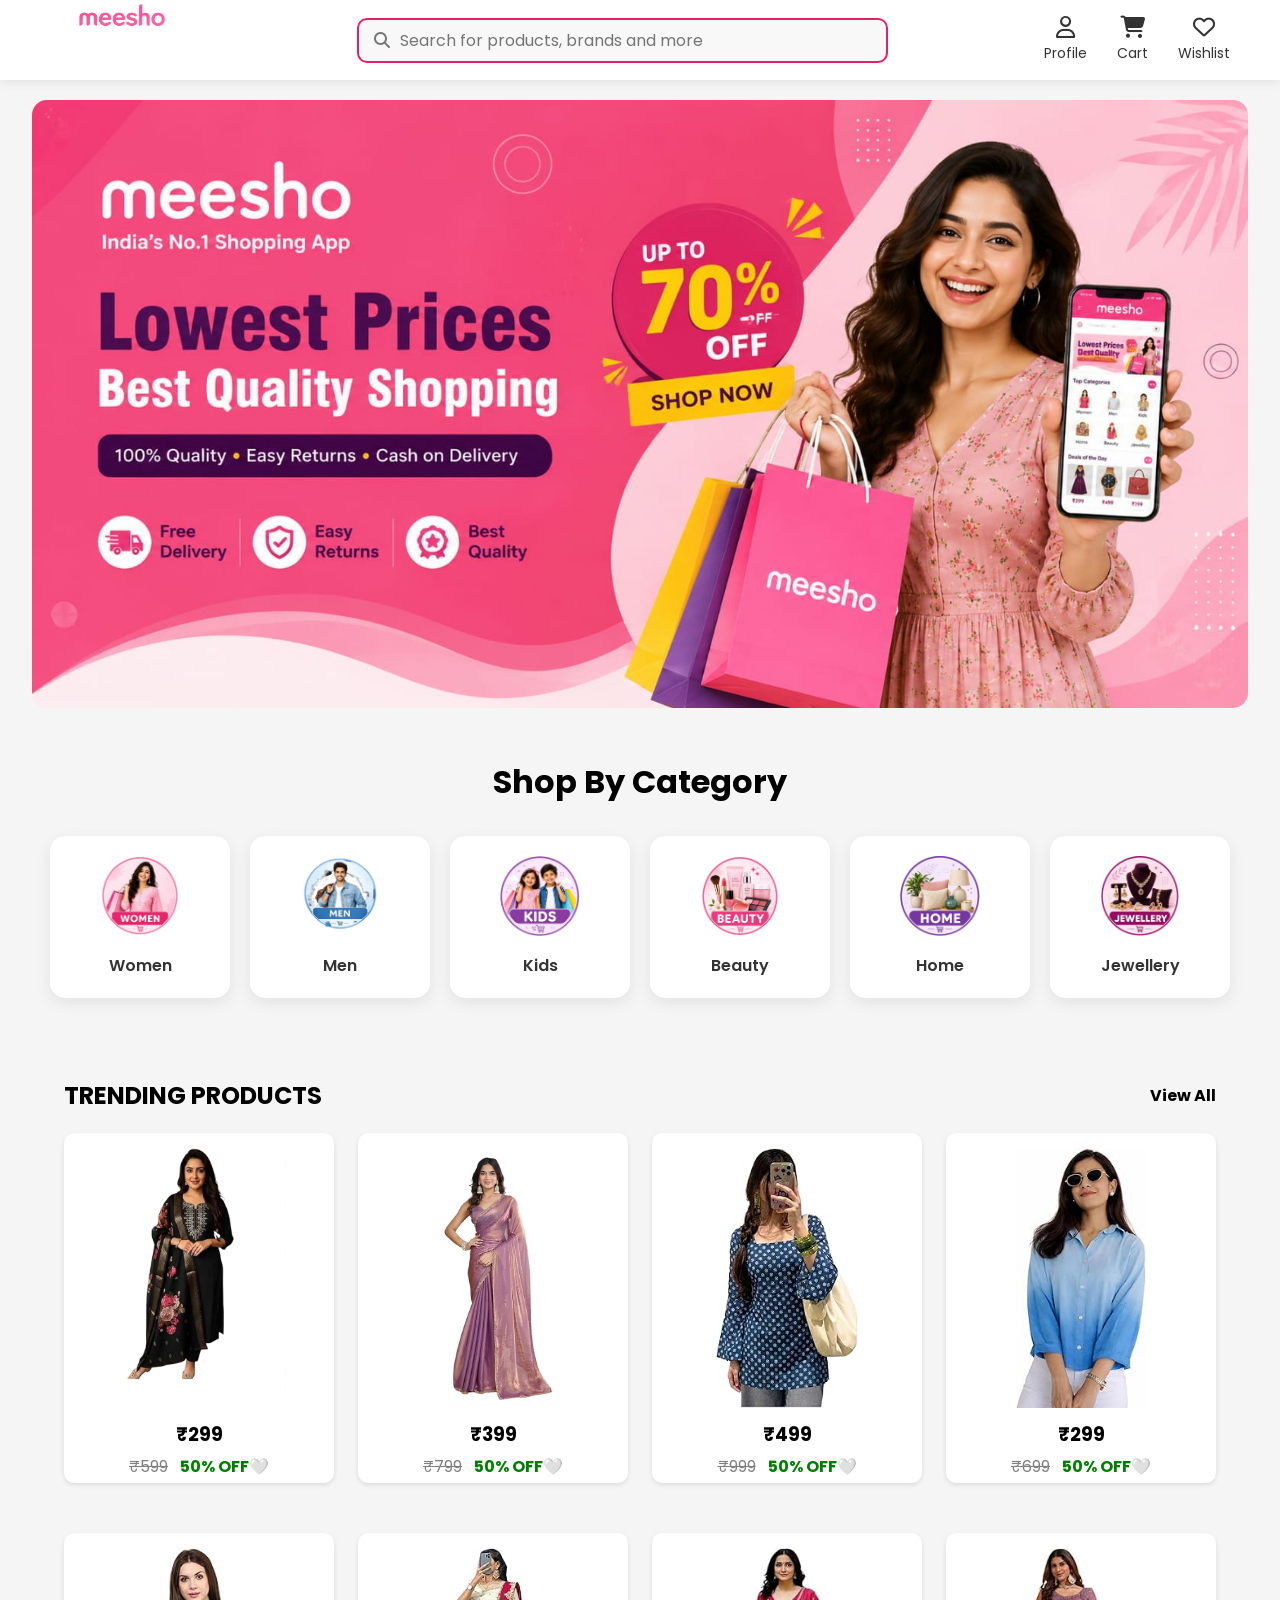
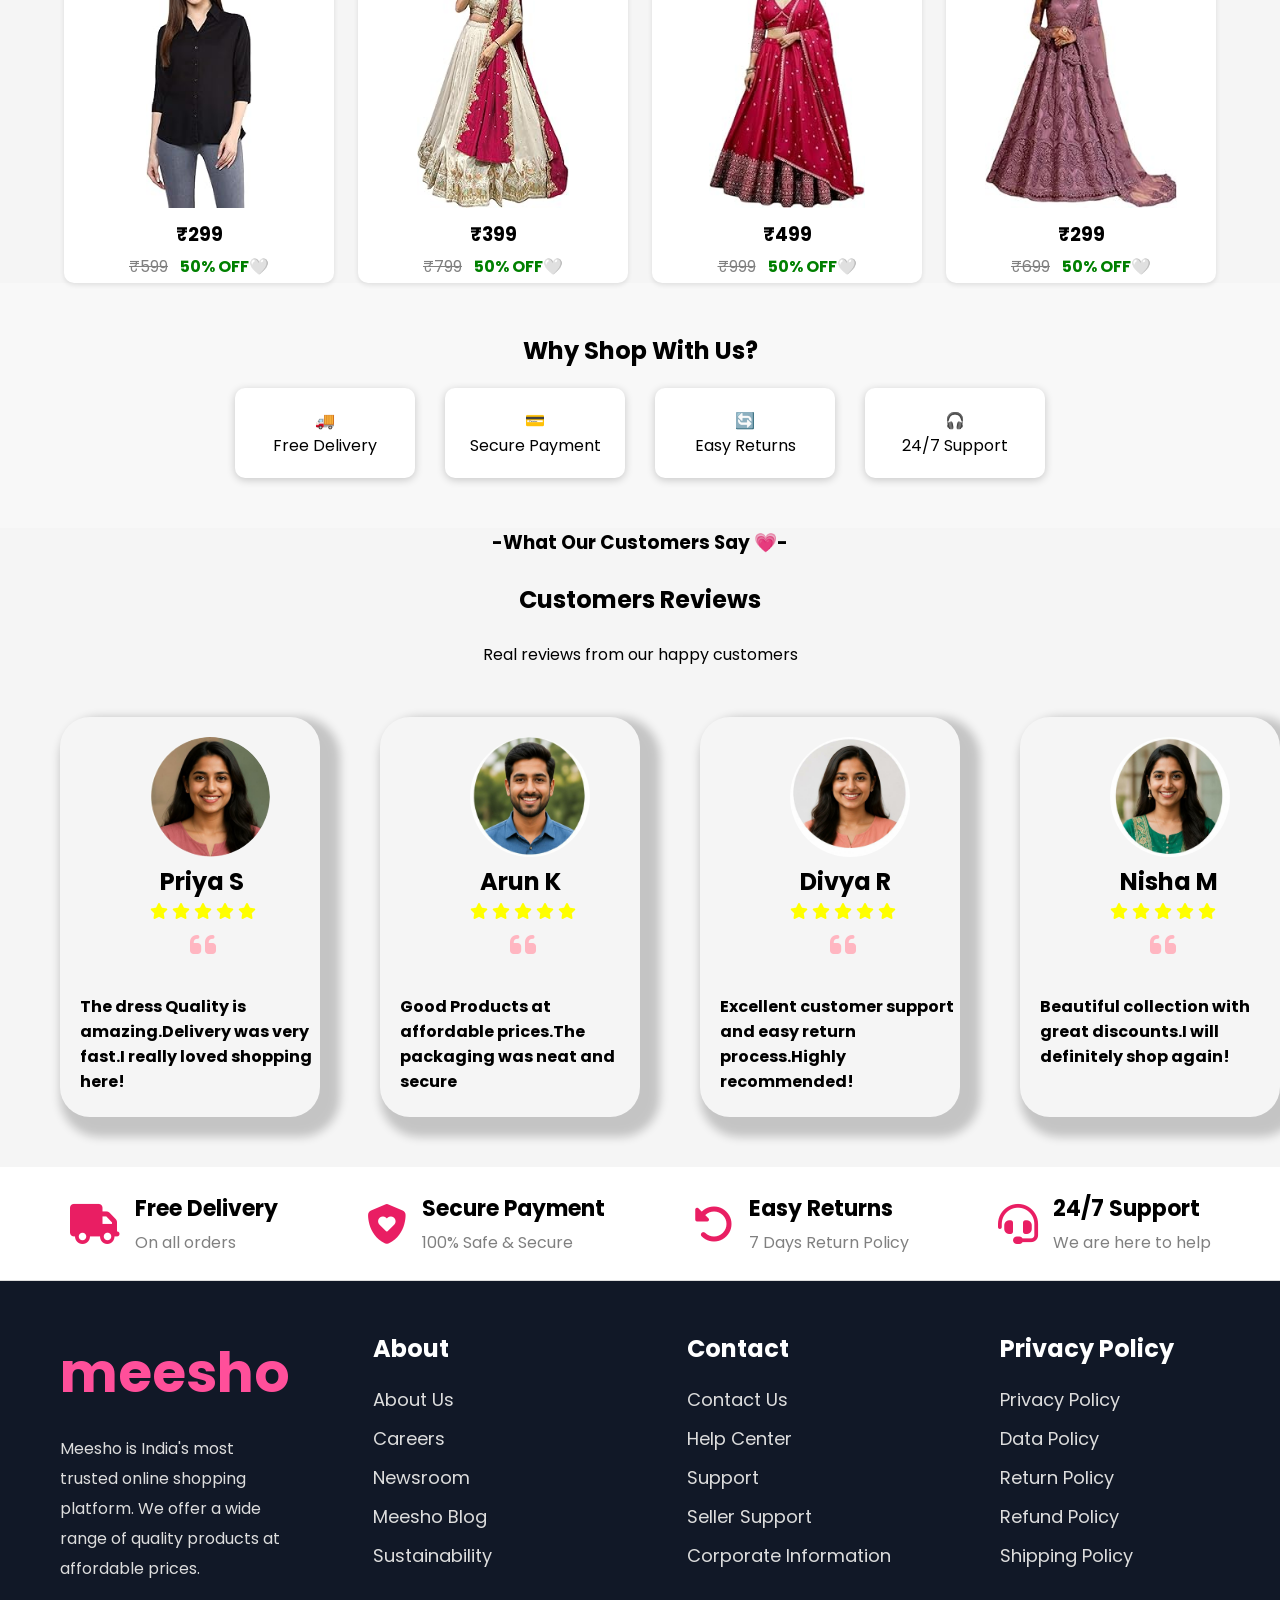
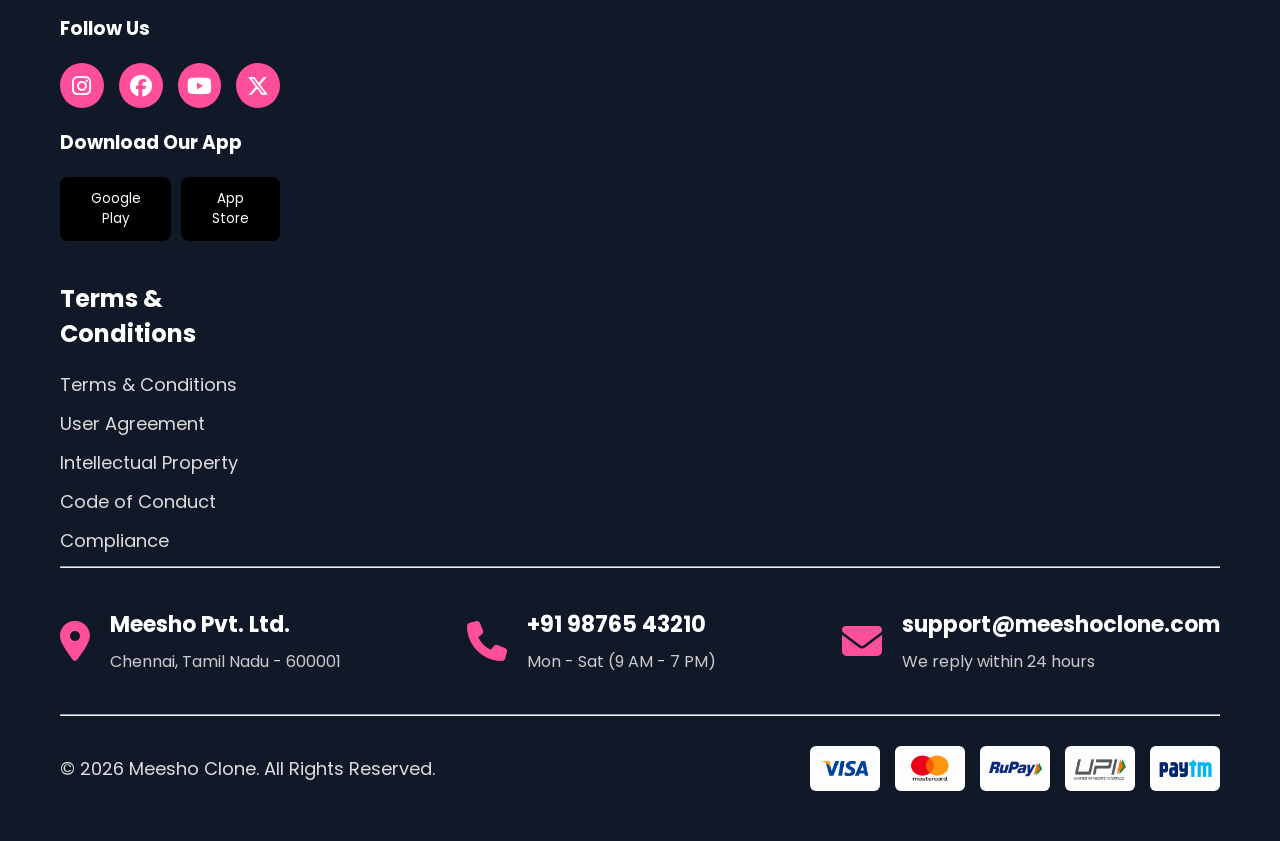
<file: index.html>
<!DOCTYPE html>
<html lang="en">
<head>
    <meta charset="UTF-8">
    <meta name="viewport" content="width=device-width, initial-scale=1.0">
    <title>Meesho Clone</title>

    <link rel="stylesheet" href="./index.css">

    <link rel="stylesheet"
    href="https://cdnjs.cloudflare.com/ajax/libs/font-awesome/6.7.2/css/all.min.css">
</head>

<body>

<!-- Header -->

<header>

    <div class="logo">
        <img src="./logo1.png" alt="Logo">
    </div>

    <form class="search-box">

        <i class="fa-solid fa-magnifying-glass"></i>

        <input type="search"
        placeholder="Search for products, brands and more">

    </form>

    <div class="header-icons">

        <a href="#">
            <i class="fa-regular fa-user"></i>
            <span>Profile</span>
        </a>

        <a href="cart.html">
            <i class="fa-solid fa-cart-shopping"></i>
            <span>Cart</span>
        </a>

        <a href="#">
            <i class="fa-regular fa-heart"></i>
            <span>Wishlist</span>
        </a>

    </div>

</header>

<!-- Banner -->

<section class="banner">

    <img src="./banner.jpeg" alt="Banner">

</section>

<!-- Categories -->

<section class="categories">

    <h2>Shop By Category</h2>

    <div class="category-container">

        <a href="./women.html" class="category-card">
            <img src="./women_logo1.png">
            <p>Women</p>
        </a>

        <a href="./men.html" class="category-card">
            <img src="./men_logo1.png">
            <p>Men</p>
        </a>

        <a href="./kids.html" class="category-card">
            <img src="./kids1.png">
            <p>Kids</p>
        </a>

        <a href="./beauty.html" class="category-card">
            <img src="./beauty1.png">
            <p>Beauty</p>
        </a>

        <a href="./home.html" class="category-card">
            <img src="./home1.png">
            <p>Home</p>
        </a>

        <a href="./jewellery.html" class="category-card">
            <img src="./jewellerys1.png">
            <p>Jewellery</p>
        </a>

    </div>

</section>

 <section class="products">

        <div class="title">

            <h2>TRENDING PRODUCTS</h2>

            <a href="#">View All</a>

        </div>

        <div class="product-list">

            <div class="product">

                <img src="./cloth1.jpg" alt="">

                <h3>₹299</h3>

                <del>₹599</del>

                <span>50% OFF🤍</span>

            </div>

            <div class="product">

                <img src="./cloth2.jpg" alt="">

                <h3>₹399</h3>

                <del>₹799</del>

                <span>50% OFF🤍</span>

            </div>

            <div class="product">

                <img src="./cloth3.jpg" alt="">

                <h3>₹499</h3>

                <del>₹999</del>

                <span>50% OFF🤍</span>

            </div>

            <div class="product">

                <img src="./cloth4.jpg" alt="">

                <h3>₹299</h3>

                <del>₹699</del>

                <span>50% OFF🤍</span>

            </div>

        </div>

        <br>
        <br>

         <div class="product-list">

            <div class="product">

                <img src="./cloth5.jpg" alt="">

                <h3>₹299</h3>

                <del>₹599</del>

                <span>50% OFF🤍</span>

            </div>

            <div class="product">

                <img src="./cloth6.jpg" alt="">

                <h3>₹399</h3>

                <del>₹799</del>

                <span>50% OFF🤍</span>

            </div>

            <div class="product">

                <img src="./cloth7.jpg" alt="">

                <h3>₹499</h3>

                <del>₹999</del>

                <span>50% OFF🤍</span>

            </div>

            <div class="product">

                <img src="./cloth8.jpg" alt="">

                <h3>₹299</h3>

                <del>₹699</del>

                <span>50% OFF🤍</span>

            </div>

        </div>

    </section>

<!-- Footer -->

<section class="services">
    <h2>Why Shop With Us?</h2>

    <div class="service-box">
        <div>🚚<br>Free Delivery</div>
        <div>💳<br>Secure Payment</div>
        <div>🔄<br>Easy Returns</div>
        <div>🎧<br>24/7 Support</div>
    </div>
</section>

    <section>
        <div class="customer_head">
        <h3>-What Our Customers Say 💗-</h3>
        <br>
        <h1>Customers Reviews</h1>
        <br>
        <p>Real reviews from our happy customers</p>
        <br>
        </div>
        <br>
        <div class="customer-review">
         <div class="mem">
            <br>
            <img src="./customer1.jpeg" alt="">
            
            <h2>Priya S</h2>
            
            <div class="star_icon">
            <i class="fa-solid fa-star"></i>
            <i class="fa-solid fa-star"></i>
            <i class="fa-solid fa-star"></i>
            <i class="fa-solid fa-star"></i>
            <i class="fa-solid fa-star"></i>
            </div>
            
            <div class="icon">
            <i class="fa-solid fa-quote-left"></i>
            </div>
            <br>
            <h4>The dress Quality is amazing.Delivery was very fast.I really loved shopping here!</h4>
         </div>

          <div class="mem">
            <br>
            <img src="./customer2.jpeg" alt="">
            <br>
            <h2>Arun K</h2>
            
            <div class="star_icon">
            <i class="fa-solid fa-star"></i>
            <i class="fa-solid fa-star"></i>
            <i class="fa-solid fa-star"></i>
            <i class="fa-solid fa-star"></i>
            <i class="fa-solid fa-star"></i>
            </div>
            
            <div class="icon">
            <i class="fa-solid fa-quote-left"></i>
            </div>
            <br>
            <h4>Good Products at affordable prices.The packaging was neat and secure</h4>
         </div>

          <div class="mem">
            <br>
            <img src="./customer3.jpeg" alt="">
            
            <h2>Divya R</h2>
            
            <div class="star_icon">
            <i class="fa-solid fa-star"></i>
            <i class="fa-solid fa-star"></i>
            <i class="fa-solid fa-star"></i>
            <i class="fa-solid fa-star"></i>
            <i class="fa-solid fa-star"></i>
            </div>
            
            <div class="icon">
            <i class="fa-solid fa-quote-left"></i>
            </div>
            <br>
            <h4>Excellent customer support and easy return process.Highly recommended!</h4>
         </div>

          <div class="mem">
            <br>
            <img src="./customer4.jpeg" alt="">
            
            <h2>Nisha M</h2>
            
            <div class="star_icon">
            <i class="fa-solid fa-star"></i>
            <i class="fa-solid fa-star"></i>
            <i class="fa-solid fa-star"></i>
            <i class="fa-solid fa-star"></i>
            <i class="fa-solid fa-star"></i>
            </div>
            
            <div class="icon">
            <i class="fa-solid fa-quote-left"></i>
            </div>
            <br>
            <h4>Beautiful collection with great discounts.I will definitely shop again!</h4>
          </div>
        </div>
    </section>
    
    <br>
    <br>

    <!-- Footer -->

   <!-- Font Awesome -->

<!-- Footer Top -->
<section class="footer-top">

    <div class="top-box">
        <i class="fa-solid fa-truck"></i>
        <div>
            <h3>Free Delivery</h3>
            <p>On all orders</p>
        </div>
    </div>

    <div class="top-box">
        <i class="fa-solid fa-shield-heart"></i>
        <div>
            <h3>Secure Payment</h3>
            <p>100% Safe & Secure</p>
        </div>
    </div>

    <div class="top-box">
        <i class="fa-solid fa-rotate-left"></i>
        <div>
            <h3>Easy Returns</h3>
            <p>7 Days Return Policy</p>
        </div>
    </div>

    <div class="top-box">
        <i class="fa-solid fa-headset"></i>
        <div>
            <h3>24/7 Support</h3>
            <p>We are here to help</p>
        </div>
    </div>

</section>

<!-- Footer -->
<footer class="footer">

<div class="footer-container">

    <!-- Logo -->
    <div class="footer-box">
        <h1 class="logo">meesho</h1>

        <p>
            Meesho is India's most trusted online shopping platform.
            We offer a wide range of quality products at affordable prices.
        </p>

        <h3>Follow Us</h3>

        <div class="social">
            <i class="fab fa-instagram"></i>
            <i class="fab fa-facebook"></i>
            <i class="fab fa-youtube"></i>
            <i class="fab fa-x-twitter"></i>
        </div>

        <h3>Download Our App</h3>

        <div class="app-btn">
            <button>Google Play</button>
            <button>App Store</button>
        </div>

    </div>

    <!-- About -->
    <div class="footer-box">
        <h2>About</h2>

        <a href="#">About Us</a>
        <a href="#">Careers</a>
        <a href="#">Newsroom</a>
        <a href="#">Meesho Blog</a>
        <a href="#">Sustainability</a>

    </div>

    <!-- Contact -->
    <div class="footer-box">
        <h2>Contact</h2>

        <a href="#">Contact Us</a>
        <a href="#">Help Center</a>
        <a href="#">Support</a>
        <a href="#">Seller Support</a>
        <a href="#">Corporate Information</a>
    </div>

    <!-- Privacy Policy -->
    <div class="footer-box">
        <h2>Privacy Policy</h2>

        <a href="#">Privacy Policy</a>
        <a href="#">Data Policy</a>
        <a href="#">Return Policy</a>
        <a href="#">Refund Policy</a>
        <a href="#">Shipping Policy</a>
    </div>

    <!-- Terms -->
    <div class="footer-box">
        <h2>Terms & Conditions</h2>

        <a href="#">Terms & Conditions</a>
        <a href="#">User Agreement</a>
        <a href="#">Intellectual Property</a>
        <a href="#">Code of Conduct</a>
        <a href="#">Compliance</a>
    </div>

</div>

<hr>

<div class="contact-details">

    <div class="detail">
        <i class="fa-solid fa-location-dot"></i>
        <div>
            <h3>Meesho Pvt. Ltd.</h3>
            <p>Chennai, Tamil Nadu - 600001</p>
        </div>
    </div>

    <div class="detail">
        <i class="fa-solid fa-phone"></i>
        <div>
            <h3>+91 98765 43210</h3>
            <p>Mon - Sat (9 AM - 7 PM)</p>
        </div>
    </div>

    <div class="detail">
        <i class="fa-solid fa-envelope"></i>
        <div>
            <h3>support@meeshoclone.com</h3>
            <p>We reply within 24 hours</p>
        </div>
    </div>

</div>

<hr>

<div class="footer-bottom">

    <p>© 2026 Meesho Clone. All Rights Reserved.</p>

    <div class="payment-icons">
        <img src="./visa.jpeg" alt="Visa">
        <img src="./mastercard.jpeg" alt="MasterCard">
        <img src="./rupay.jpeg" alt="RuPay">
        <img src="./upi.jpeg" alt="UPI">
        <img src="./paytm.jpeg" alt="Paytm">
    </div>

</div>

</footer>
</body>
</html>

</body>
</html>
</file>
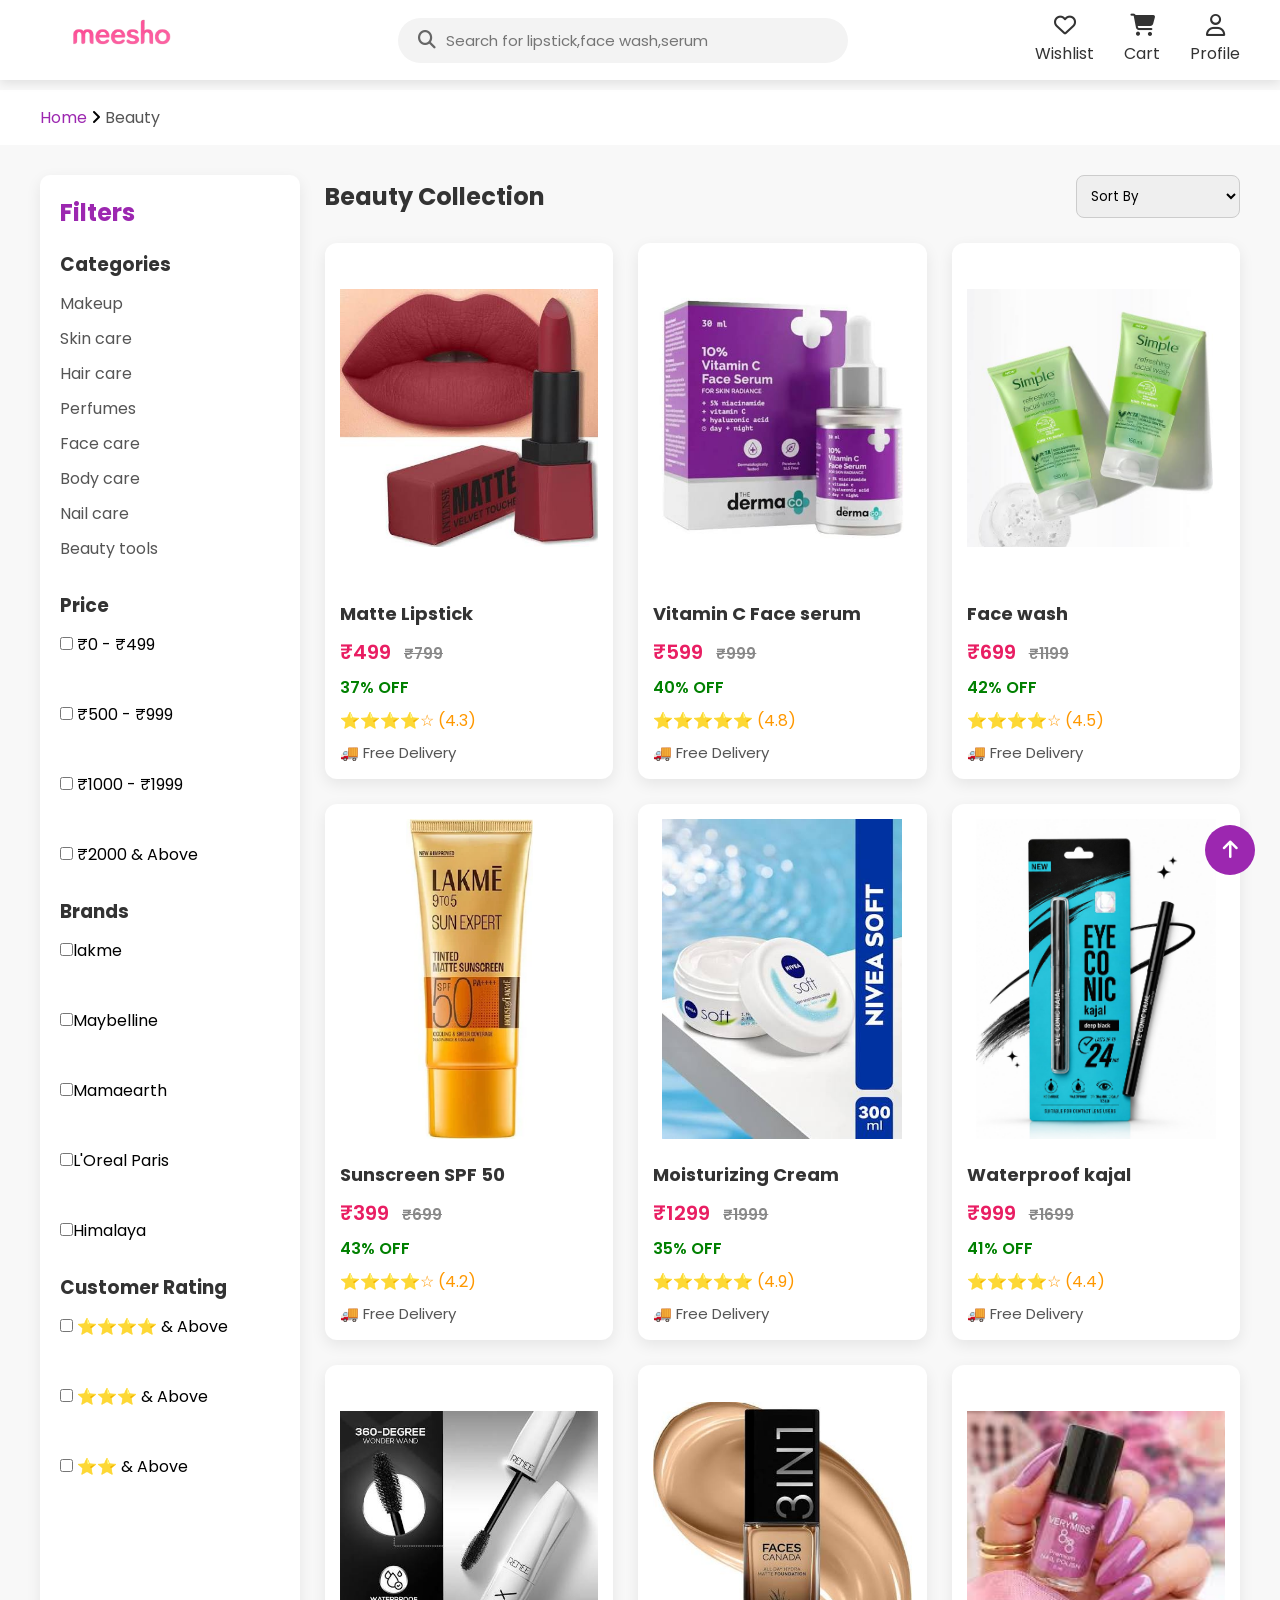
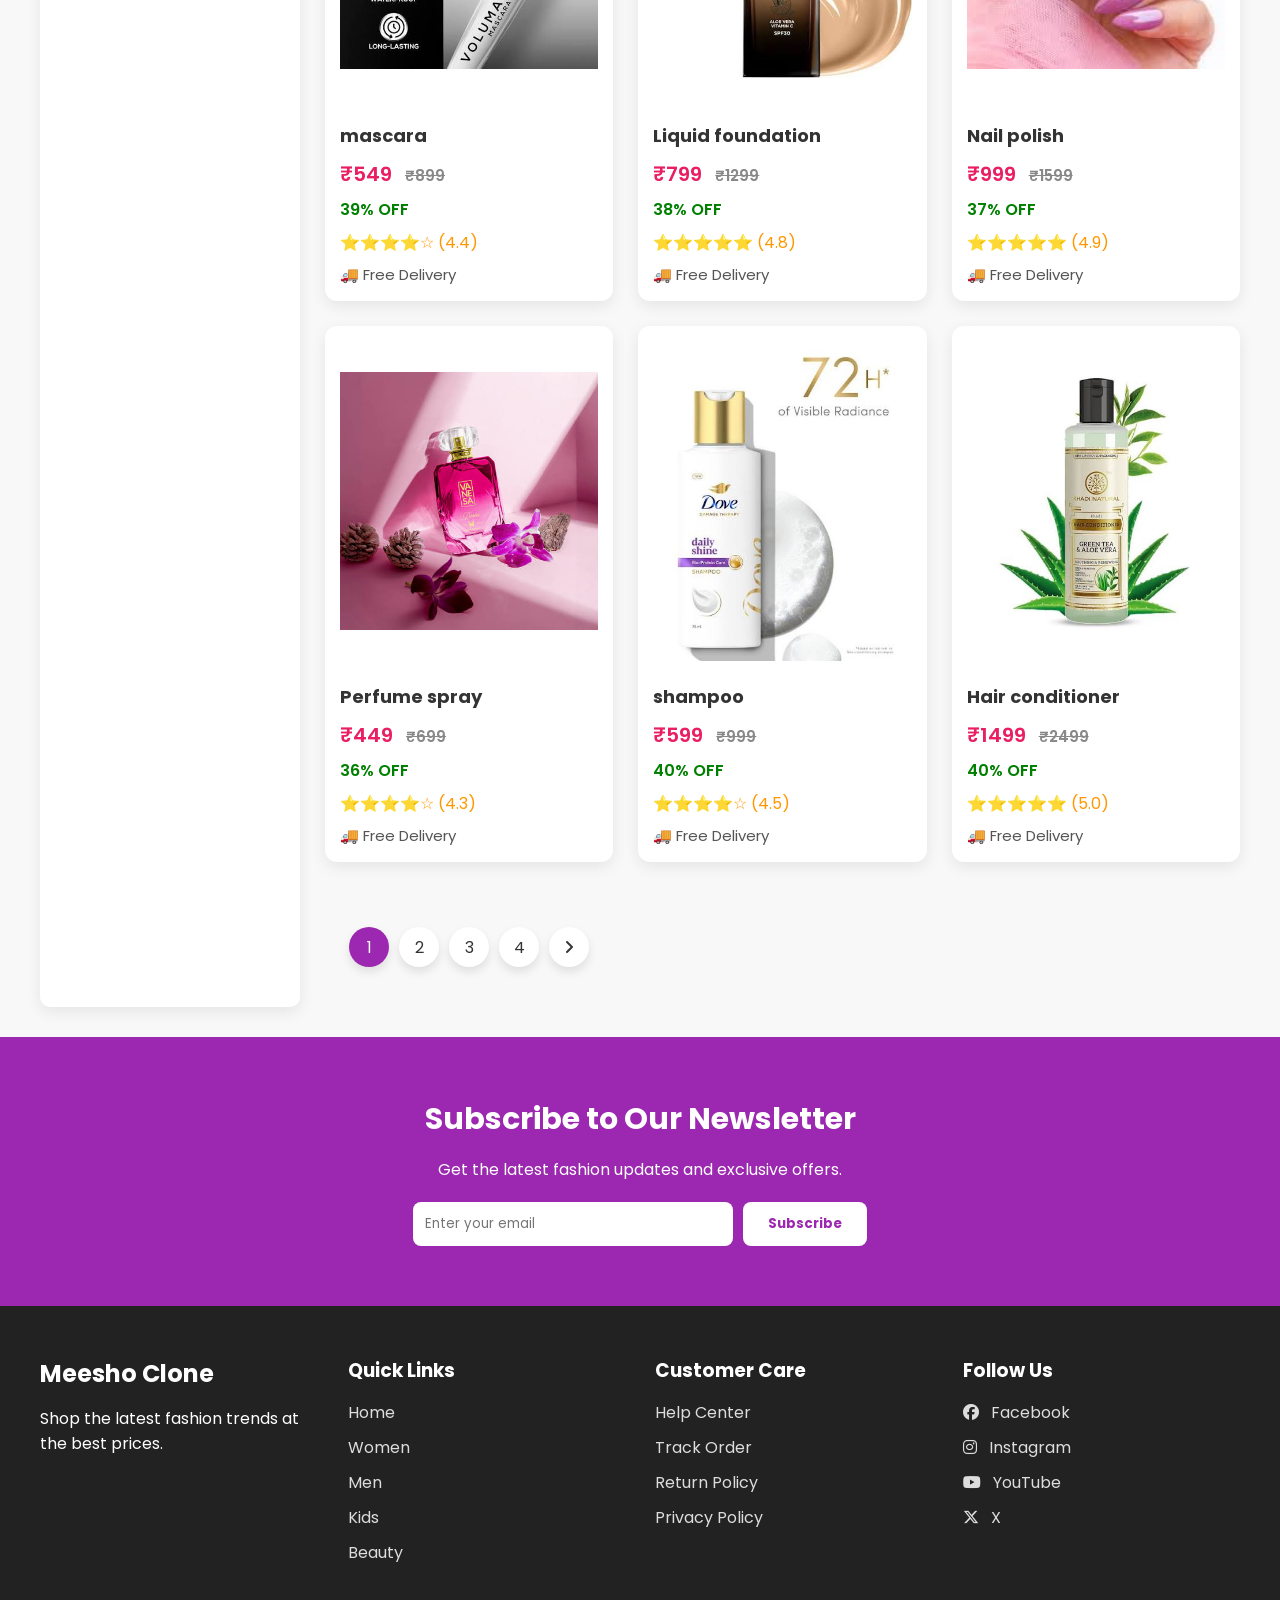
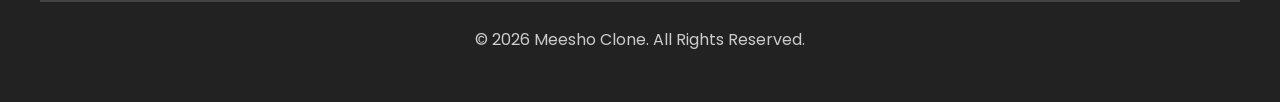
<file: beauty.html>
<!DOCTYPE html>
<html lang="en">

<head>

    <meta charset="UTF-8">

    <meta name="viewport" content="width=device-width, initial-scale=1.0">

    <title>Beauty collection | Meesho Clone</title>

    <link rel="stylesheet" href="beauty.css">

    <link rel="stylesheet"
        href="https://cdnjs.cloudflare.com/ajax/libs/font-awesome/6.7.2/css/all.min.css">

</head>

<body>

    <!-- ================= HEADER ================= -->

    <header>

        <!-- Logo -->

        <div class="logo">

            <a href="index.html">

                <img src="logo1.png" alt="Logo">

            </a>

        </div>

        <!-- Search Bar -->

        <div class="search-box">

            <i class="fa-solid fa-magnifying-glass"></i>

            <input type="search"
                placeholder="Search for lipstick,face wash,serum">

        </div>

        <!-- Navigation -->

        <nav>

            <ul>

                <li>

                    <a href="wishlist.html">

                        <i class="fa-regular fa-heart"></i>

                        <span>Wishlist</span>

                    </a>

                </li>

                <li>

                    <a href="cart.html">

                        <i class="fa-solid fa-cart-shopping"></i>

                        <span>Cart</span>

                    </a>

                </li>

                <li>

                    <a href="profile.html">

                        <i class="fa-regular fa-user"></i>

                        <span>Profile</span>

                    </a>

                </li>

            </ul>

        </nav>

    </header>

    <!-- ================= BREADCRUMB ================= -->

    <section class="breadcrumb">

        <a href="index.html">Home</a>

        <i class="fa-solid fa-angle-right"></i>

        <span>Beauty</span>

    </section>

    <!-- ================= MAIN SECTION START ================= -->

    <div class="main-container">
        <!-- ================= LEFT SIDEBAR ================= -->

<aside class="sidebar">

    <h2>Filters</h2>

    <!-- Categories -->

    <div class="filter-box">

        <h3>Categories</h3>

        <ul>

            <li><a href="#">Makeup</a></li>
            <li><a href="#">Skin care</a></li>
            <li><a href="#">Hair care</a></li>
            <li><a href="#">Perfumes</a></li>
            <li><a href="#">Face care</a></li>
            <li><a href="#">Body care</a></li>
            <li><a href="#">Nail care</a></li>
            <li><a href="#">Beauty tools</a></li>

        </ul>

    </div>

    <!-- Price Filter -->

    <div class="filter-box">

        <h3>Price</h3>

        <label><input type="checkbox"> ₹0 - ₹499</label><br>

        <label><input type="checkbox"> ₹500 - ₹999</label><br>

        <label><input type="checkbox"> ₹1000 - ₹1999</label><br>

        <label><input type="checkbox"> ₹2000 & Above</label>

    </div>

    <!-- Brand Filter -->

    <div class="filter-box">

        <h3>Brands</h3>

        <label><input type="checkbox">lakme</label><br>

        <label><input type="checkbox">Maybelline</label><br>

        <label><input type="checkbox">Mamaearth</label><br>

        <label><input type="checkbox">L'Oreal Paris</label><br>

        <label><input type="checkbox">Himalaya</label>

    </div>

    <!-- Rating -->

    <div class="filter-box">

        <h3>Customer Rating</h3>

        <label><input type="checkbox"> ⭐⭐⭐⭐ & Above</label><br>

        <label><input type="checkbox"> ⭐⭐⭐ & Above</label><br>

        <label><input type="checkbox"> ⭐⭐ & Above</label>

    </div>

</aside>

<!-- ================= PRODUCTS SECTION ================= -->

<section class="products">

    <div class="top-bar">

        <h2>Beauty Collection</h2>

        <select>

            <option>Sort By</option>

            <option>Newest</option>

            <option>Price : Low to High</option>

            <option>Price : High to Low</option>

            <option>Customer Rating</option>

            <option>Popularity</option>

        </select>

    </div>

    <!-- Product Cards வரும் இடம் -->

    <div class="product-grid">

        <!-- Product 1 -->

<div class="product-card">

    <a href="product.html">

        <img src="./lipstick1.jfif" alt="Printed Kurti">

    </a>

    <h3>Matte Lipstick</h3>

    <p class="price">₹499 <del>₹799</del></p>

    <p class="discount">37% OFF</p>

    <p class="rating">⭐⭐⭐⭐☆ (4.3)</p>

    <p class="delivery">🚚 Free Delivery</p>

</div>

<!-- Product 2 -->

<div class="product-card">

    <a href="product.html">

        <img src="./serum1.jfif" alt="Maxi Dress">

    </a>

    <h3>Vitamin C Face serum</h3>

    <p class="price">₹599 <del>₹999</del></p>

    <p class="discount">40% OFF</p>

    <p class="rating">⭐⭐⭐⭐⭐ (4.8)</p>

    <p class="delivery">🚚 Free Delivery</p>

</div>

<!-- Product 3 -->

<div class="product-card">

    <a href="product.html">

        <img src="./face wash.jfif" alt="Kurta Set">

    </a>

    <h3>Face wash</h3>

    <p class="price">₹699 <del>₹1199</del></p>

    <p class="discount">42% OFF</p>

    <p class="rating">⭐⭐⭐⭐☆ (4.5)</p>

    <p class="delivery">🚚 Free Delivery</p>

</div>

<!-- Product 4 -->

<div class="product-card">

    <a href="product.html">

        <img src="./sunscreen.webp" alt="Straight Kurti">

    </a>

    <h3>Sunscreen SPF 50</h3>

    <p class="price">₹399 <del>₹699</del></p>

    <p class="discount">43% OFF</p>

    <p class="rating">⭐⭐⭐⭐☆ (4.2)</p>

    <p class="delivery">🚚 Free Delivery</p>

</div>

<!-- Product 5 -->

<div class="product-card">

    <a href="product.html">

        <img src="./moisturizer.jfif" alt="Banarasi Saree">

    </a>

    <h3>Moisturizing Cream</h3>

    <p class="price">₹1299 <del>₹1999</del></p>

    <p class="discount">35% OFF</p>

    <p class="rating">⭐⭐⭐⭐⭐ (4.9)</p>

    <p class="delivery">🚚 Free Delivery</p>

</div>

<!-- Product 6 -->

<div class="product-card">

    <a href="product.html">

        <img src="./kajal.jpg" alt="Party Gown">

    </a>

    <h3>Waterproof kajal</h3>

    <p class="price">₹999 <del>₹1699</del></p>

    <p class="discount">41% OFF</p>

    <p class="rating">⭐⭐⭐⭐☆ (4.4)</p>

    <p class="delivery">🚚 Free Delivery</p>

</div>

<!-- Product 7 -->

<div class="product-card">

    <a href="product.html">
        <img src="./mascara1.jfif" alt="Floral Kurti">
    </a>

    <h3>mascara</h3>

    <p class="price">₹549 <del>₹899</del></p>

    <p class="discount">39% OFF</p>

    <p class="rating">⭐⭐⭐⭐☆ (4.4)</p>

    <p class="delivery">🚚 Free Delivery</p>

</div>

<!-- Product 8 -->

<div class="product-card">

    <a href="product.html">
        <img src="./foundation1.jfif" alt="Cotton Saree">
    </a>

    <h3>Liquid foundation</h3>

    <p class="price">₹799 <del>₹1299</del></p>

    <p class="discount">38% OFF</p>

    <p class="rating">⭐⭐⭐⭐⭐ (4.8)</p>

    <p class="delivery">🚚 Free Delivery</p>

</div>

<!-- Product 9 -->

<div class="product-card">

    <a href="product.html">
        <img src="./nail polish.jfif" alt="Party Wear Dress">
    </a>

    <h3>Nail polish</h3>

    <p class="price">₹999 <del>₹1599</del></p>

    <p class="discount">37% OFF</p>

    <p class="rating">⭐⭐⭐⭐⭐ (4.9)</p>

    <p class="delivery">🚚 Free Delivery</p>

</div>

<!-- Product 10 -->

<div class="product-card">

    <a href="product.html">
        <img src="./perfume.jfif" alt="Casual Top">
    </a>

    <h3>Perfume spray</h3>

    <p class="price">₹449 <del>₹699</del></p>

    <p class="discount">36% OFF</p>

    <p class="rating">⭐⭐⭐⭐☆ (4.3)</p>

    <p class="delivery">🚚 Free Delivery</p>

</div>

<!-- Product 11 -->

<div class="product-card">

    <a href="product.html">
        <img src="./shampoo.jfif" alt="Printed Kurti">
    </a>

    <h3>shampoo</h3>

    <p class="price">₹599 <del>₹999</del></p>

    <p class="discount">40% OFF</p>

    <p class="rating">⭐⭐⭐⭐☆ (4.5)</p>

    <p class="delivery">🚚 Free Delivery</p>

</div>

<!-- Product 12 -->

<div class="product-card">

    <a href="product.html">
        <img src="./conditioner.jfif" alt="Designer Gown">
    </a>

    <h3>Hair conditioner</h3>

    <p class="price">₹1499 <del>₹2499</del></p>

    <p class="discount">40% OFF</p>

    <p class="rating">⭐⭐⭐⭐⭐ (5.0)</p>

    <p class="delivery">🚚 Free Delivery</p>

</div>

<!-- Product Grid End -->
<!-- ================= PAGINATION ================= -->

<div class="pagination">

    <a href="#" class="active">1</a>

    <a href="#">2</a>

    <a href="#">3</a>

    <a href="#">4</a>

    <a href="#">
        <i class="fa-solid fa-angle-right"></i>
    </a>

</div>

</section>

</div>

<!-- ================= NEWSLETTER ================= -->

<section class="newsletter">

    <h2>Subscribe to Our Newsletter</h2>

    <p>Get the latest fashion updates and exclusive offers.</p>

    <form>

        <input type="email" placeholder="Enter your email">

        <button type="submit">Subscribe</button>

    </form>

</section>

<!-- ================= FOOTER ================= -->

<footer>

    <div class="footer-container">

        <div class="footer-box">

            <h2>Meesho Clone</h2>

            <p>
                Shop the latest fashion trends at the best prices.
            </p>

        </div>

        <div class="footer-box">

            <h3>Quick Links</h3>

            <a href="index.html">Home</a>

            <a href="women.html">Women</a>

            <a href="men.html">Men</a>

            <a href="kids.html">Kids</a>

            <a href="beauty.html">Beauty</a>

        </div>

        <div class="footer-box">

            <h3>Customer Care</h3>

            <a href="#">Help Center</a>

            <a href="#">Track Order</a>

            <a href="#">Return Policy</a>

            <a href="#">Privacy Policy</a>

        </div>

        <div class="footer-box">

            <h3>Follow Us</h3>

            <a href="#"><i class="fa-brands fa-facebook"></i> Facebook</a>

            <a href="#"><i class="fa-brands fa-instagram"></i> Instagram</a>

            <a href="#"><i class="fa-brands fa-youtube"></i> YouTube</a>

            <a href="#"><i class="fa-brands fa-x-twitter"></i> X</a>

        </div>

    </div>

    <hr>

    <p class="copyright">

        © 2026 Meesho Clone. All Rights Reserved.

    </p>

</footer>

<!-- ================= SCROLL TOP BUTTON ================= -->

<a href="#" class="top-btn">

    <i class="fa-solid fa-arrow-up"></i>

</a>

</body>

</html>

</div>
</file>
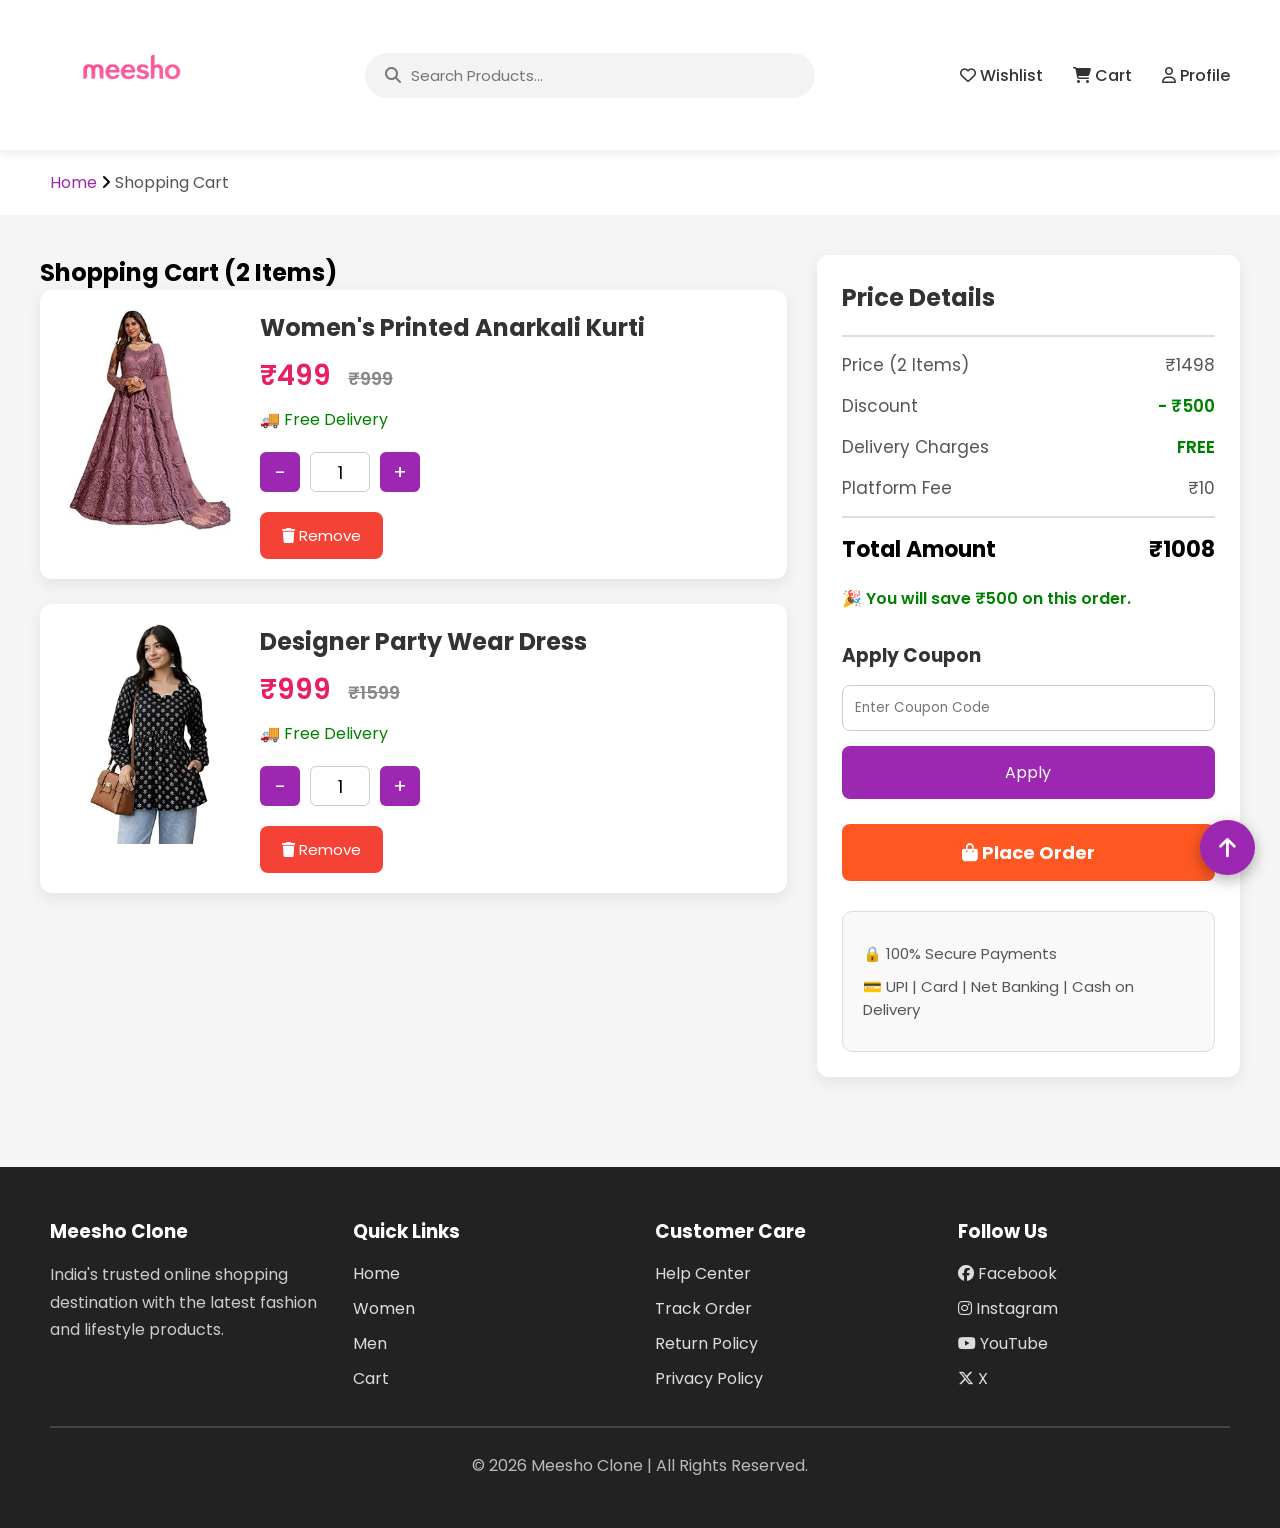
<file: cart.html>
<!DOCTYPE html>
<html lang="en">

<head>

    <meta charset="UTF-8">

    <meta name="viewport" content="width=device-width, initial-scale=1.0">

    <title>Shopping Cart | Meesho Clone</title>

    <link rel="stylesheet" href="cart.css">

    <link rel="stylesheet"
    href="https://cdnjs.cloudflare.com/ajax/libs/font-awesome/6.7.2/css/all.min.css">

</head>

<body>

<!-- ================= HEADER ================= -->

<header>

    <div class="logo">

        <a href="index.html">

            <img src="logo1.png" alt="Logo">

        </a>

    </div>

    <div class="search-box">

        <i class="fa-solid fa-magnifying-glass"></i>

        <input type="search" placeholder="Search Products...">

    </div>

    <nav>

        <ul>

            <li><a href="wishlist.html"><i class="fa-regular fa-heart"></i> Wishlist</a></li>

            <li><a href="cart.html"><i class="fa-solid fa-cart-shopping"></i> Cart</a></li>

            <li><a href="profile.html"><i class="fa-regular fa-user"></i> Profile</a></li>

        </ul>

    </nav>

</header>

<!-- ================= BREADCRUMB ================= -->

<section class="breadcrumb">

    <a href="index.html">Home</a>

    <i class="fa-solid fa-angle-right"></i>

    <span>Shopping Cart</span>

</section>

<!-- ================= CART START ================= -->

<section class="cart-container">

    <!-- Left Side -->

    <div class="cart-items">

        <h2>Shopping Cart (2 Items)</h2>

        <!-- Product 1 -->

        <div class="cart-card">

            <img src="cloth8.jpg" alt="Kurti">

            <div class="cart-details">

                <h3>Women's Printed Anarkali Kurti</h3>

                <p class="price">₹499 <del>₹999</del></p>

                <p class="delivery">🚚 Free Delivery</p>

                <div class="quantity">

                    <button>-</button>

                    <input type="text" value="1" readonly>

                    <button>+</button>

                </div>

                <button class="remove-btn">

                    <i class="fa-solid fa-trash"></i>

                    Remove

                </button>

            </div>

        </div>

        <!-- Product 2 -->

        <div class="cart-card">

            <img src="cloth10.jpg" alt="Dress">

            <div class="cart-details">

                <h3>Designer Party Wear Dress</h3>

                <p class="price">₹999 <del>₹1599</del></p>

                <p class="delivery">🚚 Free Delivery</p>

                <div class="quantity">

                    <button>-</button>

                    <input type="text" value="1" readonly>

                    <button>+</button>

                </div>

                <button class="remove-btn">

                    <i class="fa-solid fa-trash"></i>

                    Remove

                </button>

            </div>

        </div>

        </div>

    <!-- ================= RIGHT SIDE ================= -->

    <div class="cart-summary">

        <h2>Price Details</h2>

        <hr>

        <div class="price-row">

            <span>Price (2 Items)</span>

            <span>₹1498</span>

        </div>

        <div class="price-row">

            <span>Discount</span>

            <span class="green">- ₹500</span>

        </div>

        <div class="price-row">

            <span>Delivery Charges</span>

            <span class="green">FREE</span>

        </div>

        <div class="price-row">

            <span>Platform Fee</span>

            <span>₹10</span>

        </div>

        <hr>

        <div class="price-row total">

            <span>Total Amount</span>

            <span>₹1008</span>

        </div>

        <p class="save">

            🎉 You will save ₹500 on this order.

        </p>

        <!-- Coupon -->

        <div class="coupon">

            <h3>Apply Coupon</h3>

            <input type="text" placeholder="Enter Coupon Code">

            <button>Apply</button>

        </div>

        <!-- Place Order -->

        <a href="checkout.html" class="order-btn">

            <i class="fa-solid fa-bag-shopping"></i>

            Place Order

        </a>

        <!-- Secure Payment -->

        <div class="secure">

            <p>🔒 100% Secure Payments</p>

            <p>💳 UPI | Card | Net Banking | Cash on Delivery</p>

        </div>

    </div>

</section>

<!-- ================= FOOTER ================= -->

<footer>

    <div class="footer-container">

        <div class="footer-box">

            <h3>Meesho Clone</h3>

            <p>

                India's trusted online shopping destination with
                the latest fashion and lifestyle products.

            </p>

        </div>

        <div class="footer-box">

            <h3>Quick Links</h3>

            <a href="index.html">Home</a>

            <a href="women.html">Women</a>

            <a href="men.html">Men</a>

            <a href="cart.html">Cart</a>

        </div>

        <div class="footer-box">

            <h3>Customer Care</h3>

            <a href="#">Help Center</a>

            <a href="#">Track Order</a>

            <a href="#">Return Policy</a>

            <a href="#">Privacy Policy</a>

        </div>

        <div class="footer-box">

            <h3>Follow Us</h3>

            <a href="#"><i class="fa-brands fa-facebook"></i> Facebook</a>

            <a href="#"><i class="fa-brands fa-instagram"></i> Instagram</a>

            <a href="#"><i class="fa-brands fa-youtube"></i> YouTube</a>

            <a href="#"><i class="fa-brands fa-x-twitter"></i> X</a>

        </div>

    </div>

    <hr>

    <p class="copyright">

        © 2026 Meesho Clone | All Rights Reserved.

    </p>

</footer>

<!-- ================= SCROLL TO TOP ================= -->

<a href="#" class="top-btn">

    <i class="fa-solid fa-arrow-up"></i>

</a>

</body>

</html>
</file>
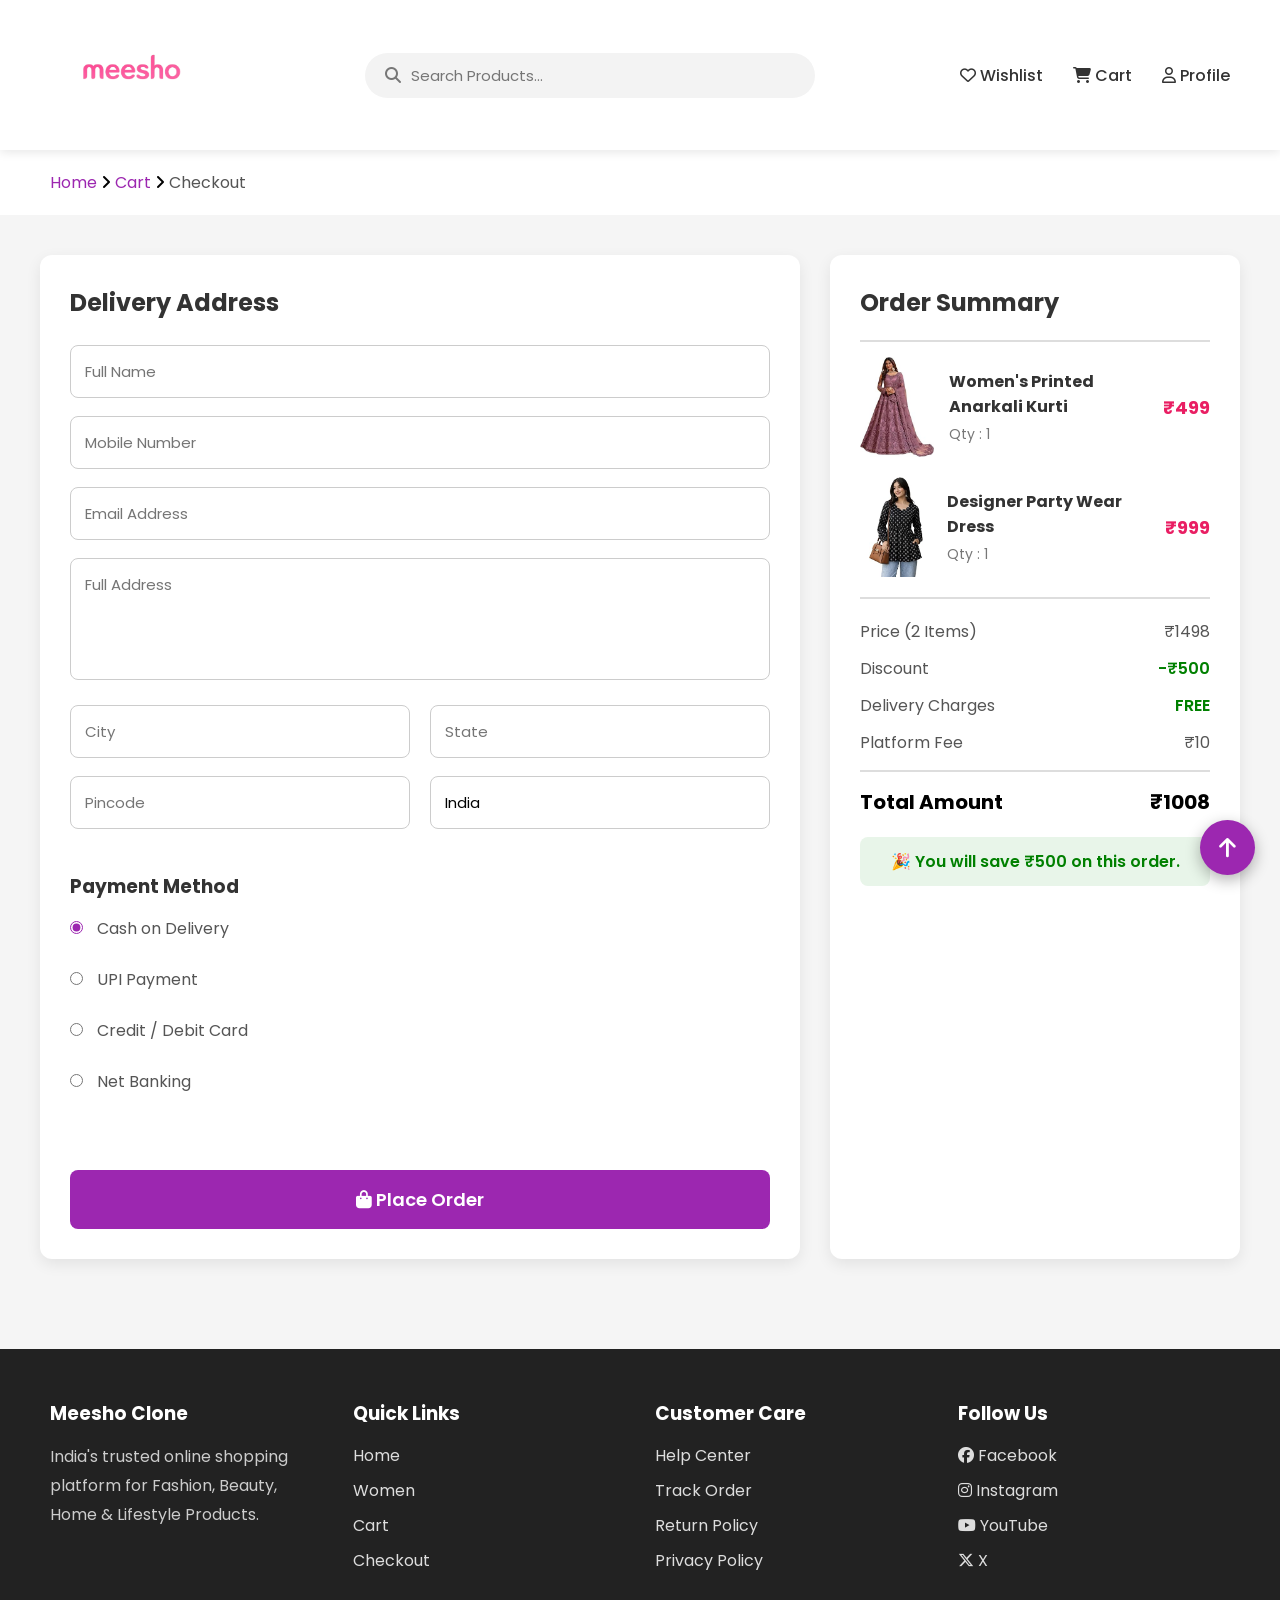
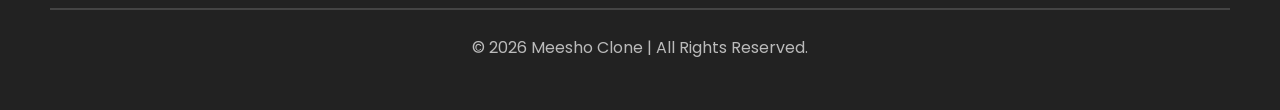
<file: checkout.html>
<!DOCTYPE html>
<html lang="en">

<head>

    <meta charset="UTF-8">

    <meta name="viewport" content="width=device-width, initial-scale=1.0">

    <title>Checkout | Meesho Clone</title>

    <link rel="stylesheet" href="checkout.css">

    <link rel="stylesheet"
    href="https://cdnjs.cloudflare.com/ajax/libs/font-awesome/6.7.2/css/all.min.css">

</head>

<body>

<!-- ================= HEADER ================= -->

<header>

    <div class="logo">

        <a href="index.html">

            <img src="logo1.png" alt="Logo">

        </a>

    </div>

    <div class="search-box">

        <i class="fa-solid fa-magnifying-glass"></i>

        <input type="search" placeholder="Search Products...">

    </div>

    <nav>

        <ul>

            <li><a href="wishlist.html"><i class="fa-regular fa-heart"></i> Wishlist</a></li>

            <li><a href="cart.html"><i class="fa-solid fa-cart-shopping"></i> Cart</a></li>

            <li><a href="profile.html"><i class="fa-regular fa-user"></i> Profile</a></li>

        </ul>

    </nav>

</header>

<!-- ================= BREADCRUMB ================= -->

<section class="breadcrumb">

    <a href="index.html">Home</a>

    <i class="fa-solid fa-angle-right"></i>

    <a href="cart.html">Cart</a>

    <i class="fa-solid fa-angle-right"></i>

    <span>Checkout</span>

</section>

<!-- ================= CHECKOUT ================= -->

<section class="checkout-container">

    <!-- Customer Details -->

    <div class="checkout-form">

        <h2>Delivery Address</h2>

        <form>

            <input type="text" placeholder="Full Name" required>

            <input type="tel" placeholder="Mobile Number" required>

            <input type="email" placeholder="Email Address" required>

            <textarea placeholder="Full Address" rows="4"></textarea>

            <div class="row">

                <input type="text" placeholder="City">

                <input type="text" placeholder="State">

            </div>

            <div class="row">

                <input type="text" placeholder="Pincode">

                <input type="text" placeholder="Country" value="India">

            </div>

            <h3>Payment Method</h3>

            <label>

                <input type="radio" name="payment" checked>

                Cash on Delivery

            </label>

            <label>

                <input type="radio" name="payment">

                UPI Payment

            </label>

            <label>

                <input type="radio" name="payment">

                Credit / Debit Card

            </label>

            <label>

                <input type="radio" name="payment">

                Net Banking

            </label>

            <br>

            <a href="success.html" class="place-order">

                <i class="fa-solid fa-bag-shopping"></i>

                Place Order

            </a>

        </form>

    </div>

    <!-- ================= ORDER SUMMARY ================= -->

    <div class="order-summary">

        <h2>Order Summary</h2>

        <hr>

        <div class="summary-item">

            <img src="cloth8.jpg" alt="Kurti">

            <div>

                <h4>Women's Printed Anarkali Kurti</h4>

                <p>Qty : 1</p>

            </div>

            <span>₹499</span>

        </div>

        <div class="summary-item">

            <img src="cloth10.jpg" alt="Dress">

            <div>

                <h4>Designer Party Wear Dress</h4>

                <p>Qty : 1</p>

            </div>

            <span>₹999</span>

        </div>

        <hr>

        <div class="price-details">

            <div class="row">

                <span>Price (2 Items)</span>

                <span>₹1498</span>

            </div>

            <div class="row">

                <span>Discount</span>

                <span class="green">-₹500</span>

            </div>

            <div class="row">

                <span>Delivery Charges</span>

                <span class="green">FREE</span>

            </div>

            <div class="row">

                <span>Platform Fee</span>

                <span>₹10</span>

            </div>

            <hr>

            <div class="row total">

                <strong>Total Amount</strong>

                <strong>₹1008</strong>

            </div>

        </div>

        <p class="save">

            🎉 You will save ₹500 on this order.

        </p>

    </div>

</section>

<!-- ================= FOOTER ================= -->

<footer>

    <div class="footer-container">

        <div class="footer-box">

            <h3>Meesho Clone</h3>

            <p>
                India's trusted online shopping platform for Fashion,
                Beauty, Home & Lifestyle Products.
            </p>

        </div>

        <div class="footer-box">

            <h3>Quick Links</h3>

            <a href="index.html">Home</a>

            <a href="women.html">Women</a>

            <a href="cart.html">Cart</a>

            <a href="checkout.html">Checkout</a>

        </div>

        <div class="footer-box">

            <h3>Customer Care</h3>

            <a href="#">Help Center</a>

            <a href="#">Track Order</a>

            <a href="#">Return Policy</a>

            <a href="#">Privacy Policy</a>

        </div>

        <div class="footer-box">

            <h3>Follow Us</h3>

            <a href="#"><i class="fa-brands fa-facebook"></i> Facebook</a>

            <a href="#"><i class="fa-brands fa-instagram"></i> Instagram</a>

            <a href="#"><i class="fa-brands fa-youtube"></i> YouTube</a>

            <a href="#"><i class="fa-brands fa-x-twitter"></i> X</a>

        </div>

    </div>

    <hr>

    <p class="copyright">

        © 2026 Meesho Clone | All Rights Reserved.

    </p>

</footer>

<!-- ================= SCROLL TO TOP ================= -->

<a href="#" class="top-btn">

    <i class="fa-solid fa-arrow-up"></i>

</a>

</body>
</html>
</file>
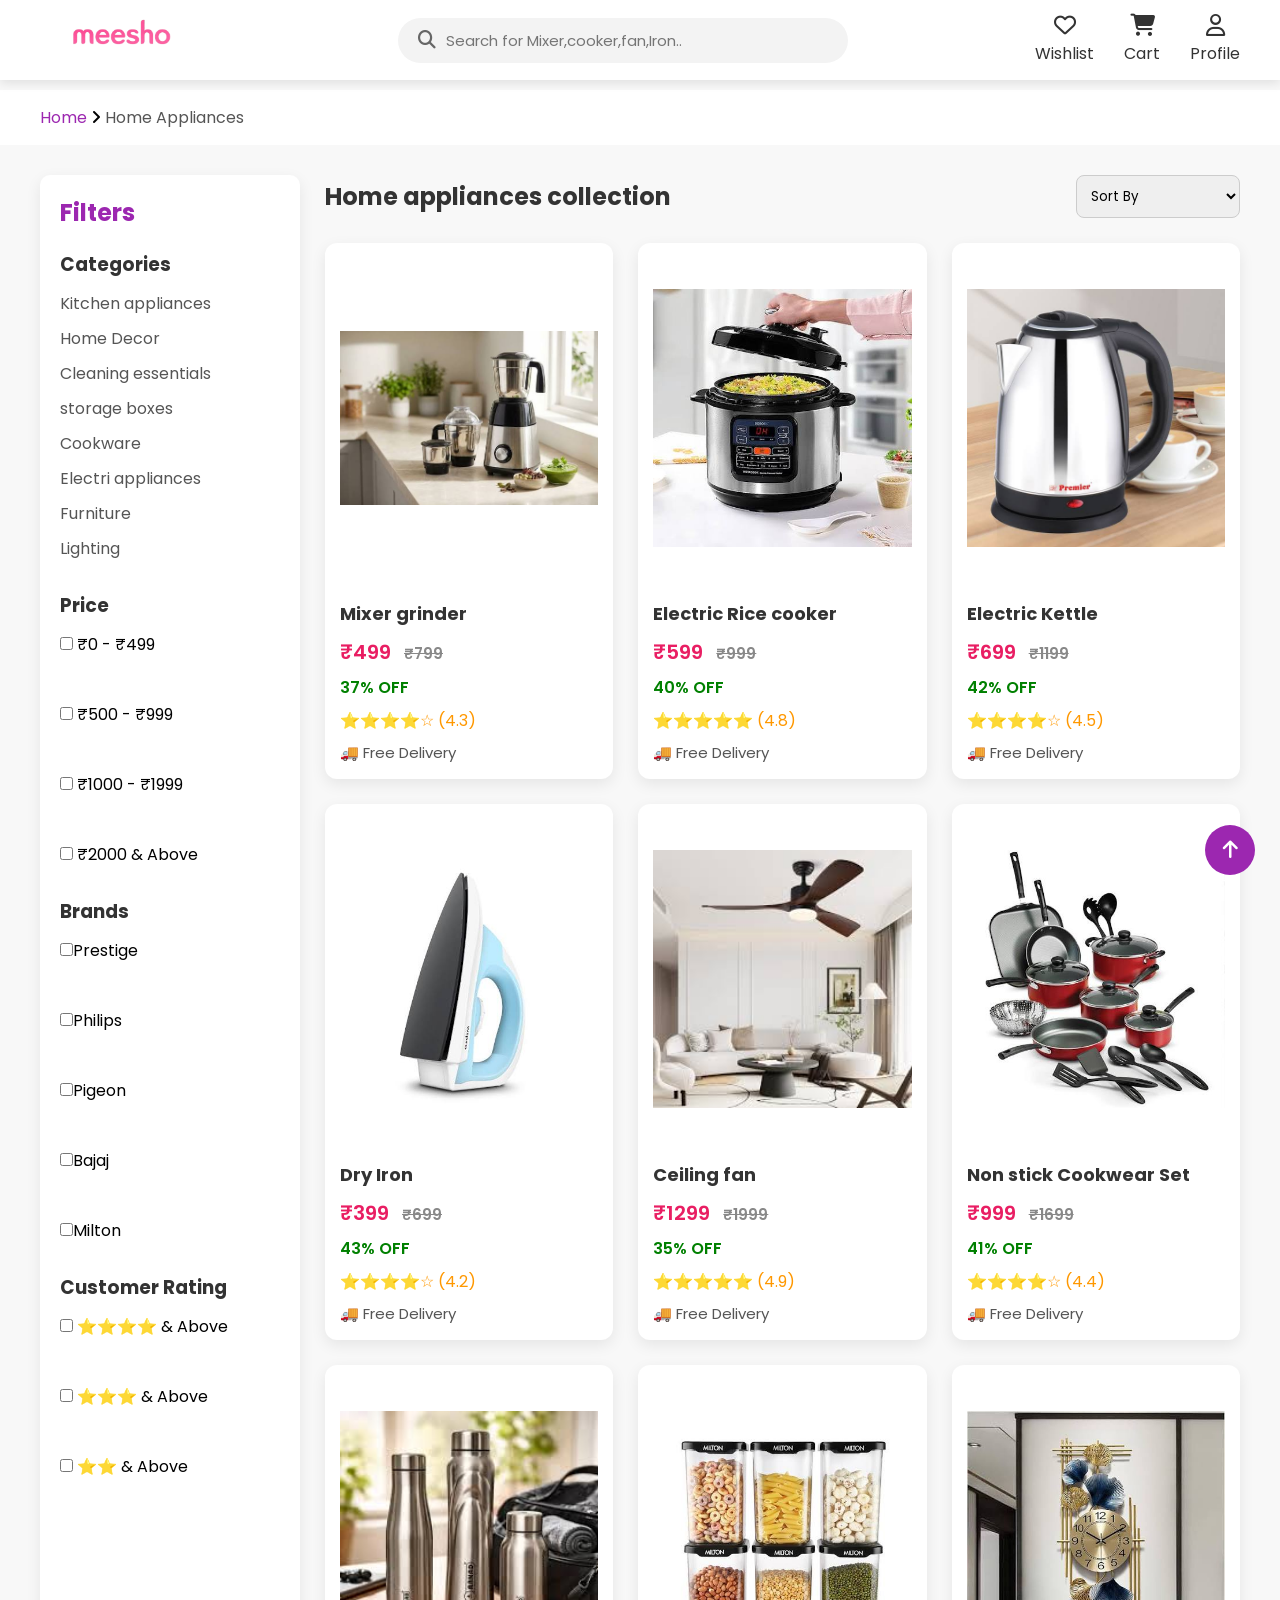
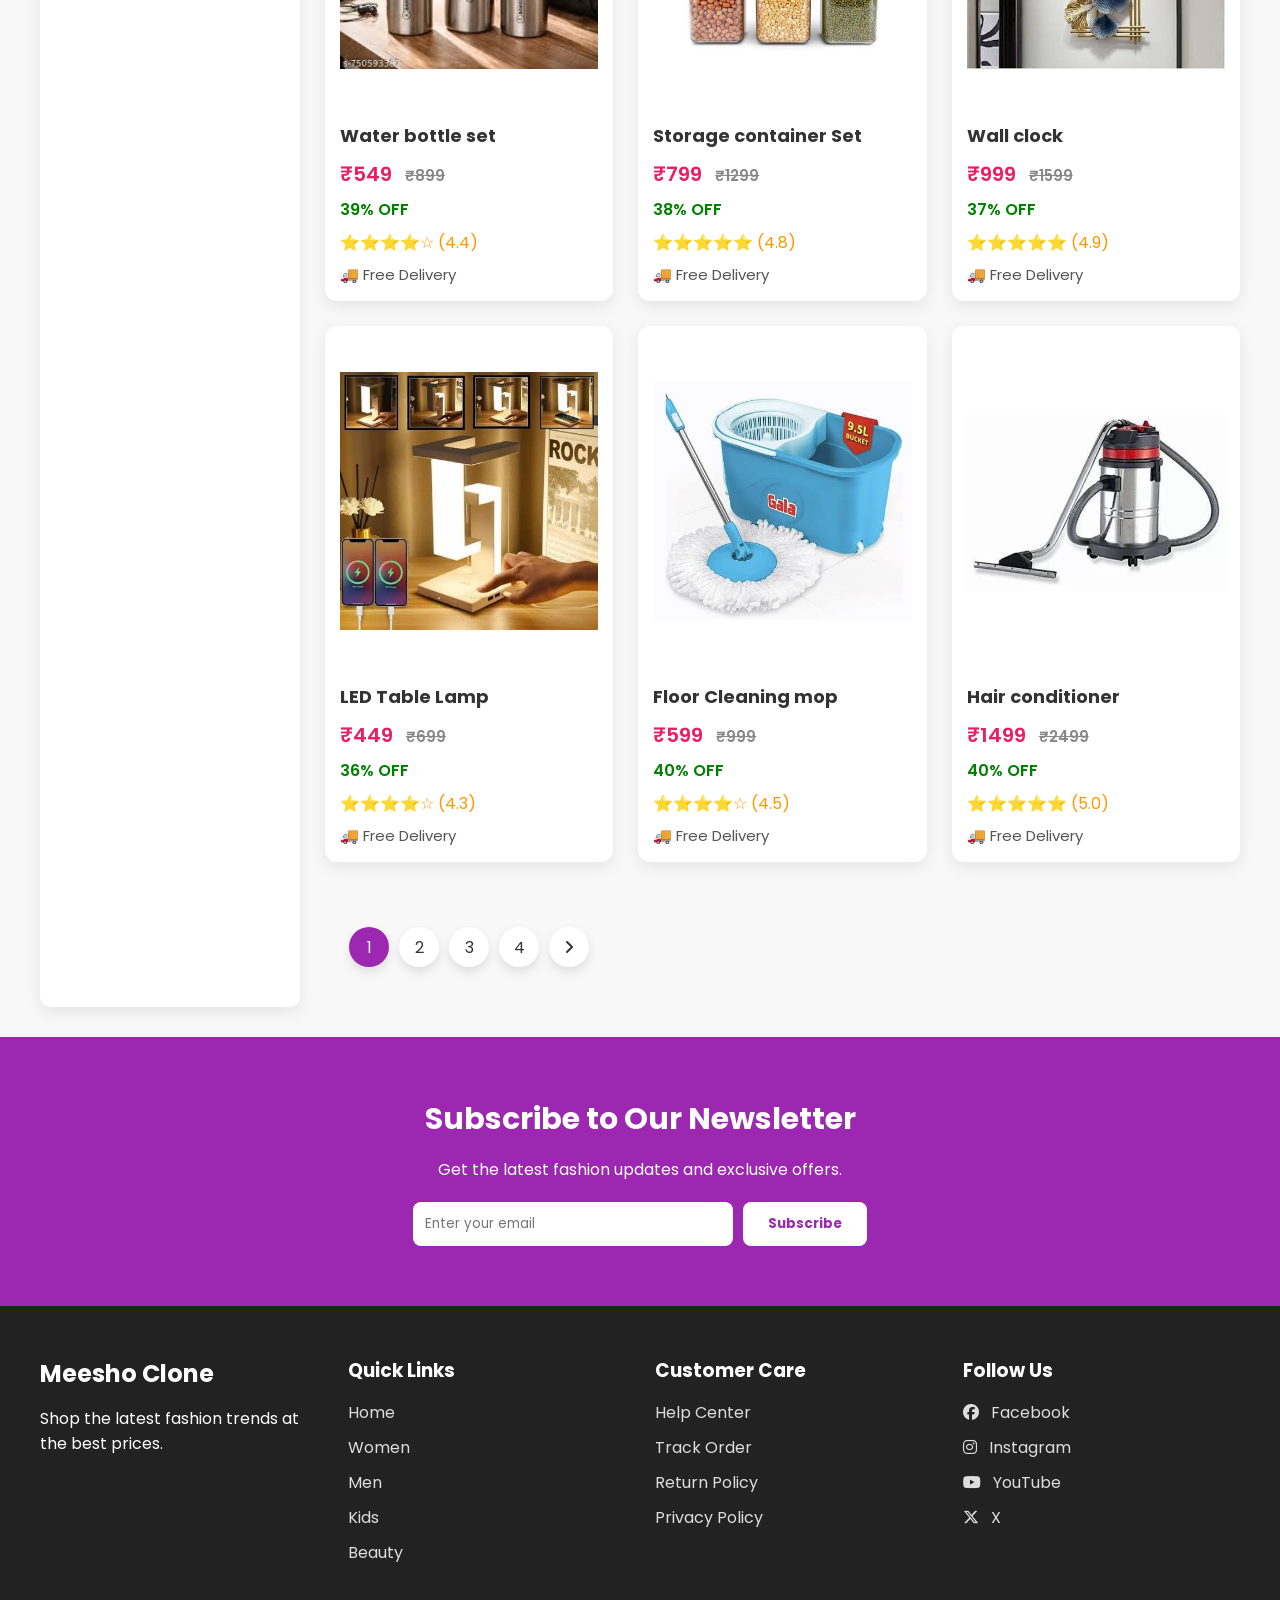
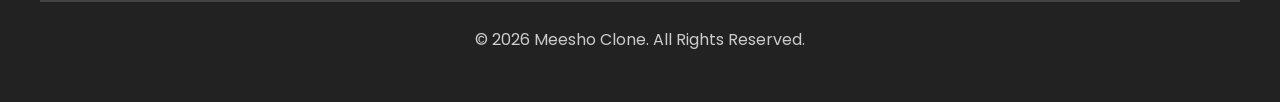
<file: home.html>
<!DOCTYPE html>
<html lang="en">

<head>

    <meta charset="UTF-8">

    <meta name="viewport" content="width=device-width, initial-scale=1.0">

    <title>Home Appliances | Meesho Clone</title>

    <link rel="stylesheet" href="home.css">

    <link rel="stylesheet"
        href="https://cdnjs.cloudflare.com/ajax/libs/font-awesome/6.7.2/css/all.min.css">

</head>

<body>

    <!-- ================= HEADER ================= -->

    <header>

        <!-- Logo -->

        <div class="logo">

            <a href="index.html">

                <img src="logo1.png" alt="Logo">

            </a>

        </div>

        <!-- Search Bar -->

        <div class="search-box">

            <i class="fa-solid fa-magnifying-glass"></i>

            <input type="search"
                placeholder="Search for Mixer,cooker,fan,Iron..">

        </div>

        <!-- Navigation -->

        <nav>

            <ul>

                <li>

                    <a href="wishlist.html">

                        <i class="fa-regular fa-heart"></i>

                        <span>Wishlist</span>

                    </a>

                </li>

                <li>

                    <a href="cart.html">

                        <i class="fa-solid fa-cart-shopping"></i>

                        <span>Cart</span>

                    </a>

                </li>

                <li>

                    <a href="profile.html">

                        <i class="fa-regular fa-user"></i>

                        <span>Profile</span>

                    </a>

                </li>

            </ul>

        </nav>

    </header>

    <!-- ================= BREADCRUMB ================= -->

    <section class="breadcrumb">

        <a href="index.html">Home</a>

        <i class="fa-solid fa-angle-right"></i>

        <span>Home Appliances</span>

    </section>

    <!-- ================= MAIN SECTION START ================= -->

    <div class="main-container">
        <!-- ================= LEFT SIDEBAR ================= -->

<aside class="sidebar">

    <h2>Filters</h2>

    <!-- Categories -->

    <div class="filter-box">

        <h3>Categories</h3>

        <ul>

            <li><a href="#">Kitchen appliances</a></li>
            <li><a href="#">Home Decor</a></li>
            <li><a href="#">Cleaning essentials</a></li>
            <li><a href="#">storage boxes</a></li>
            <li><a href="#">Cookware</a></li>
            <li><a href="#">Electri appliances</a></li>
            <li><a href="#">Furniture</a></li>
            <li><a href="#">Lighting</a></li>

        </ul>

    </div>

    <!-- Price Filter -->

    <div class="filter-box">

        <h3>Price</h3>

        <label><input type="checkbox"> ₹0 - ₹499</label><br>

        <label><input type="checkbox"> ₹500 - ₹999</label><br>

        <label><input type="checkbox"> ₹1000 - ₹1999</label><br>

        <label><input type="checkbox"> ₹2000 & Above</label>

    </div>

    <!-- Brand Filter -->

    <div class="filter-box">

        <h3>Brands</h3>

        <label><input type="checkbox">Prestige</label><br>

        <label><input type="checkbox">Philips</label><br>

        <label><input type="checkbox">Pigeon</label><br>

        <label><input type="checkbox">Bajaj</label><br>

        <label><input type="checkbox">Milton</label>

    </div>

    <!-- Rating -->

    <div class="filter-box">

        <h3>Customer Rating</h3>

        <label><input type="checkbox"> ⭐⭐⭐⭐ & Above</label><br>

        <label><input type="checkbox"> ⭐⭐⭐ & Above</label><br>

        <label><input type="checkbox"> ⭐⭐ & Above</label>

    </div>

</aside>

<!-- ================= PRODUCTS SECTION ================= -->

<section class="products">

    <div class="top-bar">

        <h2>Home appliances collection</h2>

        <select>

            <option>Sort By</option>

            <option>Newest</option>

            <option>Price : Low to High</option>

            <option>Price : High to Low</option>

            <option>Customer Rating</option>

            <option>Popularity</option>

        </select>

    </div>

    <!-- Product Cards வரும் இடம் -->

    <div class="product-grid">

        <!-- Product 1 -->

<div class="product-card">

    <a href="product.html">

        <img src="./home11.jfif" alt="Printed Kurti">

    </a>

    <h3>Mixer grinder</h3>

    <p class="price">₹499 <del>₹799</del></p>

    <p class="discount">37% OFF</p>

    <p class="rating">⭐⭐⭐⭐☆ (4.3)</p>

    <p class="delivery">🚚 Free Delivery</p>

</div>

<!-- Product 2 -->

<div class="product-card">

    <a href="product.html">

        <img src="./home2.jfif" alt="Maxi Dress">

    </a>

    <h3>Electric Rice cooker</h3>

    <p class="price">₹599 <del>₹999</del></p>

    <p class="discount">40% OFF</p>

    <p class="rating">⭐⭐⭐⭐⭐ (4.8)</p>

    <p class="delivery">🚚 Free Delivery</p>

</div>

<!-- Product 3 -->

<div class="product-card">

    <a href="product.html">

        <img src="./home3.jfif" alt="Kurta Set">

    </a>

    <h3>Electric Kettle</h3>

    <p class="price">₹699 <del>₹1199</del></p>

    <p class="discount">42% OFF</p>

    <p class="rating">⭐⭐⭐⭐☆ (4.5)</p>

    <p class="delivery">🚚 Free Delivery</p>

</div>

<!-- Product 4 -->

<div class="product-card">

    <a href="product.html">

        <img src="./home4.jfif" alt="Straight Kurti">

    </a>

    <h3>Dry Iron</h3>

    <p class="price">₹399 <del>₹699</del></p>

    <p class="discount">43% OFF</p>

    <p class="rating">⭐⭐⭐⭐☆ (4.2)</p>

    <p class="delivery">🚚 Free Delivery</p>

</div>

<!-- Product 5 -->

<div class="product-card">

    <a href="product.html">

        <img src="./home5.jfif" alt="Banarasi Saree">

    </a>

    <h3>Ceiling fan</h3>

    <p class="price">₹1299 <del>₹1999</del></p>

    <p class="discount">35% OFF</p>

    <p class="rating">⭐⭐⭐⭐⭐ (4.9)</p>

    <p class="delivery">🚚 Free Delivery</p>

</div>

<!-- Product 6 -->

<div class="product-card">

    <a href="product.html">

        <img src="./home6.jfif" alt="Party Gown">

    </a>

    <h3>Non stick Cookwear Set</h3>

    <p class="price">₹999 <del>₹1699</del></p>

    <p class="discount">41% OFF</p>

    <p class="rating">⭐⭐⭐⭐☆ (4.4)</p>

    <p class="delivery">🚚 Free Delivery</p>

</div>

<!-- Product 7 -->

<div class="product-card">

    <a href="product.html">
        <img src="./home7.jfif" alt="Floral Kurti">
    </a>

    <h3>Water bottle set</h3>

    <p class="price">₹549 <del>₹899</del></p>

    <p class="discount">39% OFF</p>

    <p class="rating">⭐⭐⭐⭐☆ (4.4)</p>

    <p class="delivery">🚚 Free Delivery</p>

</div>

<!-- Product 8 -->

<div class="product-card">

    <a href="product.html">
        <img src="./home8.jfif" alt="Cotton Saree">
    </a>

    <h3>Storage container Set</h3>

    <p class="price">₹799 <del>₹1299</del></p>

    <p class="discount">38% OFF</p>

    <p class="rating">⭐⭐⭐⭐⭐ (4.8)</p>

    <p class="delivery">🚚 Free Delivery</p>

</div>

<!-- Product 9 -->

<div class="product-card">

    <a href="product.html">
        <img src="./wall clock.jfif" alt="Party Wear Dress">
    </a>

    <h3>Wall clock</h3>

    <p class="price">₹999 <del>₹1599</del></p>

    <p class="discount">37% OFF</p>

    <p class="rating">⭐⭐⭐⭐⭐ (4.9)</p>

    <p class="delivery">🚚 Free Delivery</p>

</div>

<!-- Product 10 -->

<div class="product-card">

    <a href="product.html">
        <img src="./home10.jfif" alt="Casual Top">
    </a>

    <h3>LED Table Lamp</h3>

    <p class="price">₹449 <del>₹699</del></p>

    <p class="discount">36% OFF</p>

    <p class="rating">⭐⭐⭐⭐☆ (4.3)</p>

    <p class="delivery">🚚 Free Delivery</p>

</div>

<!-- Product 11 -->

<div class="product-card">

    <a href="product.html">
        <img src="./home111.jfif" alt="Printed Kurti">
    </a>

    <h3>Floor Cleaning mop</h3>

    <p class="price">₹599 <del>₹999</del></p>

    <p class="discount">40% OFF</p>

    <p class="rating">⭐⭐⭐⭐☆ (4.5)</p>

    <p class="delivery">🚚 Free Delivery</p>

</div>

<!-- Product 12 -->

<div class="product-card">

    <a href="product.html">
        <img src="./home12.jfif" alt="Designer Gown">
    </a>

    <h3>Hair conditioner</h3>

    <p class="price">₹1499 <del>₹2499</del></p>

    <p class="discount">40% OFF</p>

    <p class="rating">⭐⭐⭐⭐⭐ (5.0)</p>

    <p class="delivery">🚚 Free Delivery</p>

</div>

<!-- Product Grid End -->
<!-- ================= PAGINATION ================= -->

<div class="pagination">

    <a href="#" class="active">1</a>

    <a href="#">2</a>

    <a href="#">3</a>

    <a href="#">4</a>

    <a href="#">
        <i class="fa-solid fa-angle-right"></i>
    </a>

</div>

</section>

</div>

<!-- ================= NEWSLETTER ================= -->

<section class="newsletter">

    <h2>Subscribe to Our Newsletter</h2>

    <p>Get the latest fashion updates and exclusive offers.</p>

    <form>

        <input type="email" placeholder="Enter your email">

        <button type="submit">Subscribe</button>

    </form>

</section>

<!-- ================= FOOTER ================= -->

<footer>

    <div class="footer-container">

        <div class="footer-box">

            <h2>Meesho Clone</h2>

            <p>
                Shop the latest fashion trends at the best prices.
            </p>

        </div>

        <div class="footer-box">

            <h3>Quick Links</h3>

            <a href="index.html">Home</a>

            <a href="women.html">Women</a>

            <a href="men.html">Men</a>

            <a href="kids.html">Kids</a>

            <a href="beauty.html">Beauty</a>

        </div>

        <div class="footer-box">

            <h3>Customer Care</h3>

            <a href="#">Help Center</a>

            <a href="#">Track Order</a>

            <a href="#">Return Policy</a>

            <a href="#">Privacy Policy</a>

        </div>

        <div class="footer-box">

            <h3>Follow Us</h3>

            <a href="#"><i class="fa-brands fa-facebook"></i> Facebook</a>

            <a href="#"><i class="fa-brands fa-instagram"></i> Instagram</a>

            <a href="#"><i class="fa-brands fa-youtube"></i> YouTube</a>

            <a href="#"><i class="fa-brands fa-x-twitter"></i> X</a>

        </div>

    </div>

    <hr>

    <p class="copyright">

        © 2026 Meesho Clone. All Rights Reserved.

    </p>

</footer>

<!-- ================= SCROLL TOP BUTTON ================= -->

<a href="#" class="top-btn">

    <i class="fa-solid fa-arrow-up"></i>

</a>

</body>

</html>

</div>
</file>
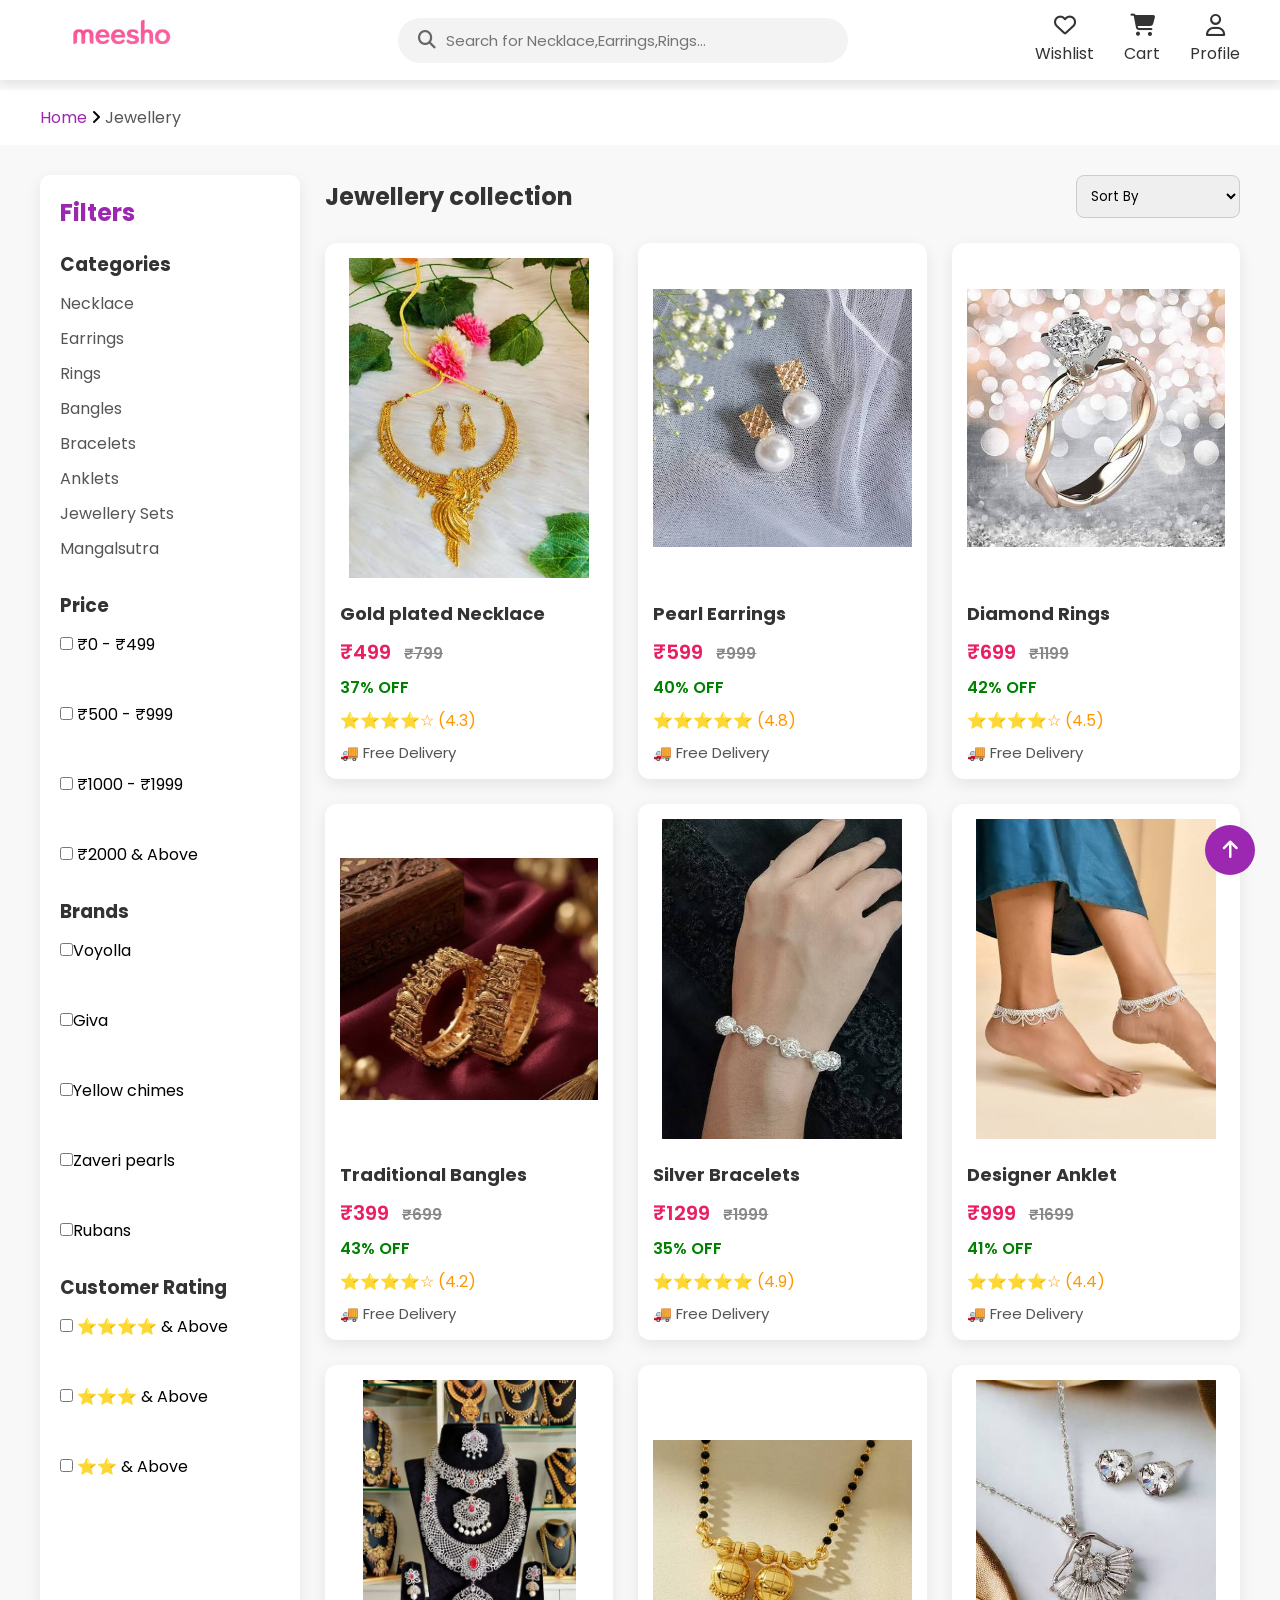
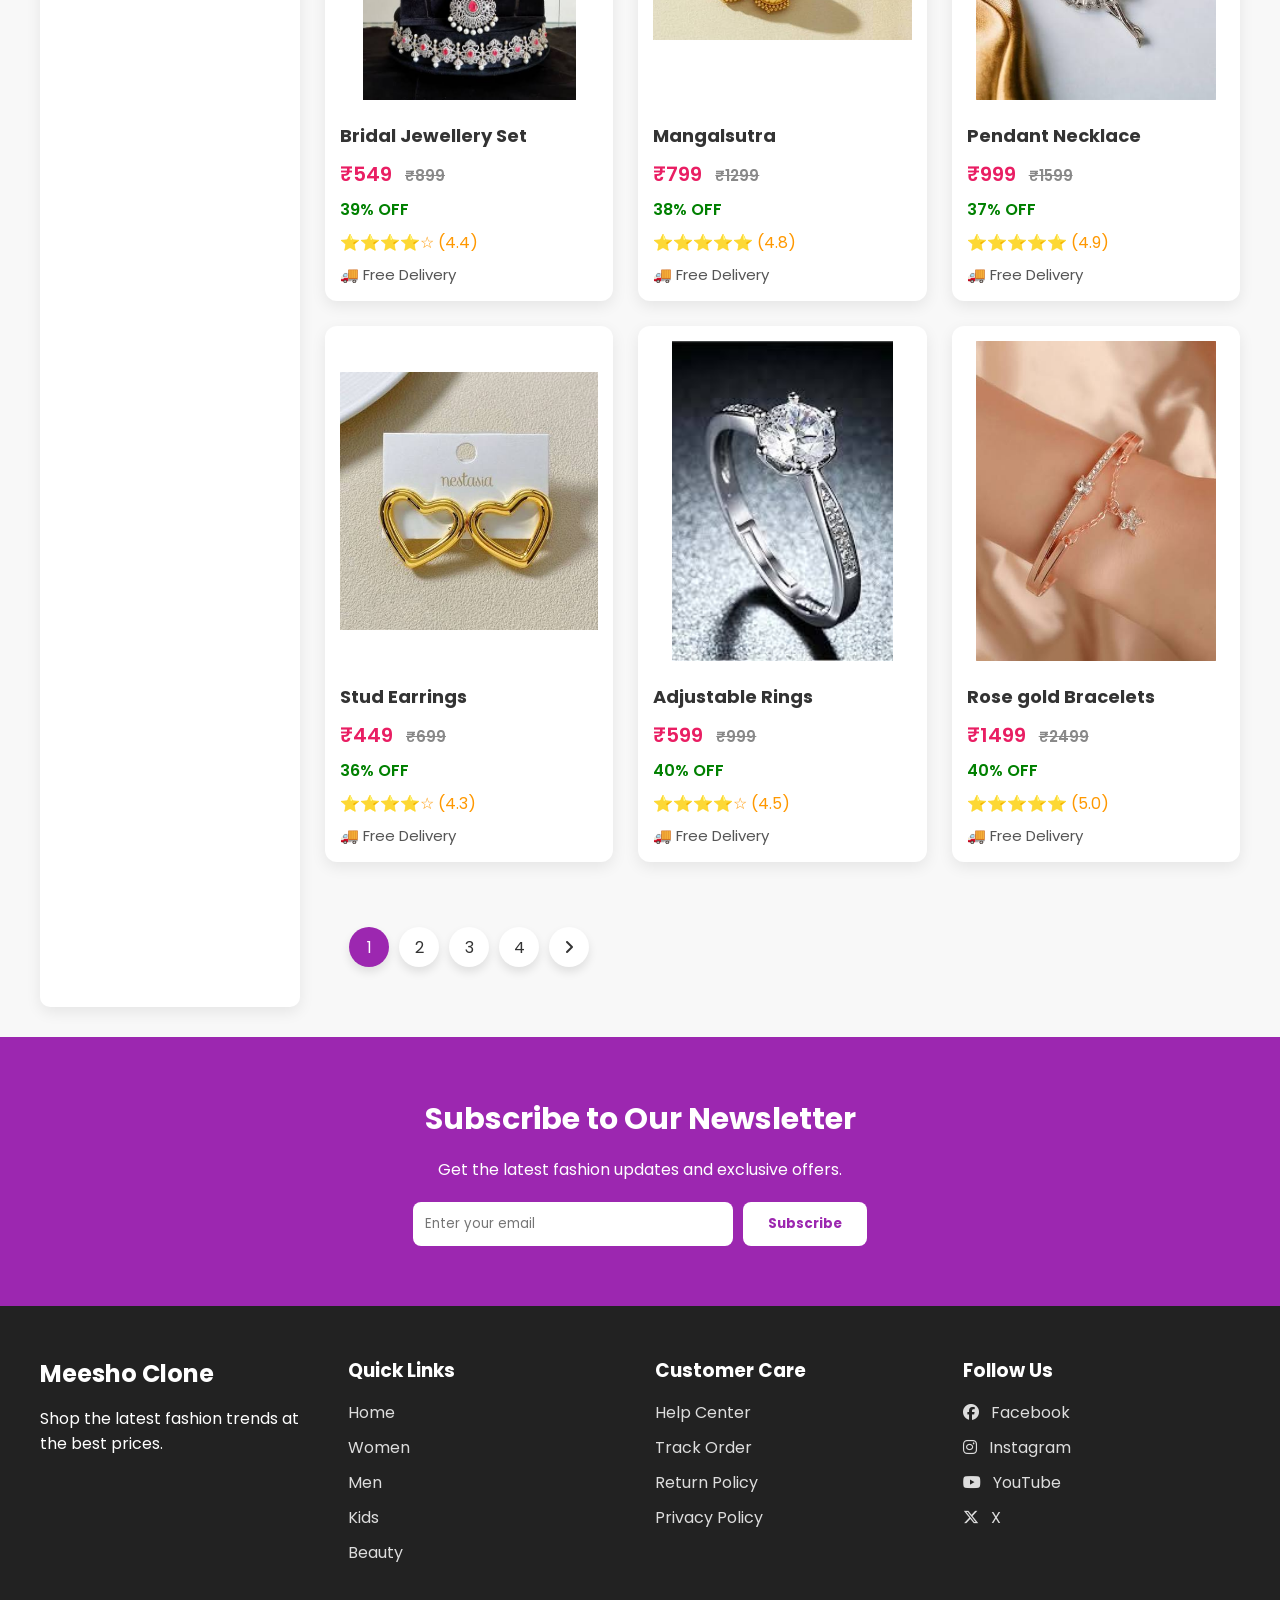
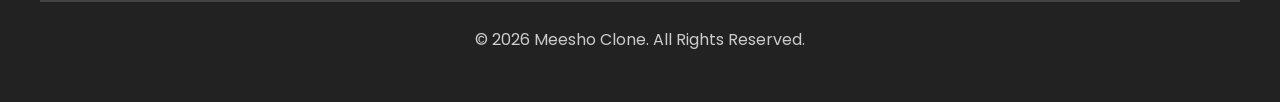
<file: jewellery.html>
<!DOCTYPE html>
<html lang="en">

<head>

    <meta charset="UTF-8">

    <meta name="viewport" content="width=device-width, initial-scale=1.0">

    <title>Jewellery collection | Meesho Clone</title>

    <link rel="stylesheet" href="jewellery.css">

    <link rel="stylesheet"
        href="https://cdnjs.cloudflare.com/ajax/libs/font-awesome/6.7.2/css/all.min.css">

</head>

<body>

    <!-- ================= HEADER ================= -->

    <header>

        <!-- Logo -->

        <div class="logo">

            <a href="index.html">

                <img src="logo1.png" alt="Logo">

            </a>

        </div>

        <!-- Search Bar -->

        <div class="search-box">

            <i class="fa-solid fa-magnifying-glass"></i>

            <input type="search"
                placeholder="Search for Necklace,Earrings,Rings...">

        </div>

        <!-- Navigation -->

        <nav>

            <ul>

                <li>

                    <a href="wishlist.html">

                        <i class="fa-regular fa-heart"></i>

                        <span>Wishlist</span>

                    </a>

                </li>

                <li>

                    <a href="cart.html">

                        <i class="fa-solid fa-cart-shopping"></i>

                        <span>Cart</span>

                    </a>

                </li>

                <li>

                    <a href="profile.html">

                        <i class="fa-regular fa-user"></i>

                        <span>Profile</span>

                    </a>

                </li>

            </ul>

        </nav>

    </header>

    <!-- ================= BREADCRUMB ================= -->

    <section class="breadcrumb">

        <a href="index.html">Home</a>

        <i class="fa-solid fa-angle-right"></i>

        <span>Jewellery</span>

    </section>

    <!-- ================= MAIN SECTION START ================= -->

    <div class="main-container">
        <!-- ================= LEFT SIDEBAR ================= -->

<aside class="sidebar">

    <h2>Filters</h2>

    <!-- Categories -->

    <div class="filter-box">

        <h3>Categories</h3>

        <ul>

            <li><a href="#">Necklace</a></li>
            <li><a href="#">Earrings</a></li>
            <li><a href="#">Rings</a></li>
            <li><a href="#">Bangles</a></li>
            <li><a href="#">Bracelets</a></li>
            <li><a href="#">Anklets</a></li>
            <li><a href="#">Jewellery Sets</a></li>
            <li><a href="#">Mangalsutra</a></li>

        </ul>

    </div>

    <!-- Price Filter -->

    <div class="filter-box">

        <h3>Price</h3>

        <label><input type="checkbox"> ₹0 - ₹499</label><br>

        <label><input type="checkbox"> ₹500 - ₹999</label><br>

        <label><input type="checkbox"> ₹1000 - ₹1999</label><br>

        <label><input type="checkbox"> ₹2000 & Above</label>

    </div>

    <!-- Brand Filter -->

    <div class="filter-box">

        <h3>Brands</h3>

        <label><input type="checkbox">Voyolla</label><br>

        <label><input type="checkbox">Giva</label><br>

        <label><input type="checkbox">Yellow chimes</label><br>

        <label><input type="checkbox">Zaveri pearls</label><br>

        <label><input type="checkbox">Rubans</label>

    </div>

    <!-- Rating -->

    <div class="filter-box">

        <h3>Customer Rating</h3>

        <label><input type="checkbox"> ⭐⭐⭐⭐ & Above</label><br>

        <label><input type="checkbox"> ⭐⭐⭐ & Above</label><br>

        <label><input type="checkbox"> ⭐⭐ & Above</label>

    </div>

</aside>

<!-- ================= PRODUCTS SECTION ================= -->

<section class="products">

    <div class="top-bar">

        <h2>Jewellery collection</h2>

        <select>

            <option>Sort By</option>

            <option>Newest</option>

            <option>Price : Low to High</option>

            <option>Price : High to Low</option>

            <option>Customer Rating</option>

            <option>Popularity</option>

        </select>

    </div>

    <!-- Product Cards வரும் இடம் -->

    <div class="product-grid">

        <!-- Product 1 -->

<div class="product-card">

    <a href="product.html">

        <img src="./jewellery1.jfif" alt="Printed Kurti">

    </a>

    <h3>Gold plated Necklace</h3>

    <p class="price">₹499 <del>₹799</del></p>

    <p class="discount">37% OFF</p>

    <p class="rating">⭐⭐⭐⭐☆ (4.3)</p>

    <p class="delivery">🚚 Free Delivery</p>

</div>

<!-- Product 2 -->

<div class="product-card">

    <a href="product.html">

        <img src="./jewellery2.jfif" alt="Maxi Dress">

    </a>

    <h3>Pearl Earrings</h3>

    <p class="price">₹599 <del>₹999</del></p>

    <p class="discount">40% OFF</p>

    <p class="rating">⭐⭐⭐⭐⭐ (4.8)</p>

    <p class="delivery">🚚 Free Delivery</p>

</div>

<!-- Product 3 -->

<div class="product-card">

    <a href="product.html">

        <img src="./jewellery3.jfif" alt="Kurta Set">

    </a>

    <h3>Diamond Rings</h3>

    <p class="price">₹699 <del>₹1199</del></p>

    <p class="discount">42% OFF</p>

    <p class="rating">⭐⭐⭐⭐☆ (4.5)</p>

    <p class="delivery">🚚 Free Delivery</p>

</div>

<!-- Product 4 -->

<div class="product-card">

    <a href="product.html">

        <img src="./jewellery4.jfif" alt="Straight Kurti">

    </a>

    <h3>Traditional Bangles</h3>

    <p class="price">₹399 <del>₹699</del></p>

    <p class="discount">43% OFF</p>

    <p class="rating">⭐⭐⭐⭐☆ (4.2)</p>

    <p class="delivery">🚚 Free Delivery</p>

</div>

<!-- Product 5 -->

<div class="product-card">

    <a href="product.html">

        <img src="./jewellery5.jfif" alt="Banarasi Saree">

    </a>

    <h3>Silver Bracelets</h3>

    <p class="price">₹1299 <del>₹1999</del></p>

    <p class="discount">35% OFF</p>

    <p class="rating">⭐⭐⭐⭐⭐ (4.9)</p>

    <p class="delivery">🚚 Free Delivery</p>

</div>

<!-- Product 6 -->

<div class="product-card">

    <a href="product.html">

        <img src="./jewellery6.jfif" alt="Party Gown">

    </a>

    <h3>Designer Anklet</h3>

    <p class="price">₹999 <del>₹1699</del></p>

    <p class="discount">41% OFF</p>

    <p class="rating">⭐⭐⭐⭐☆ (4.4)</p>

    <p class="delivery">🚚 Free Delivery</p>

</div>

<!-- Product 7 -->

<div class="product-card">

    <a href="product.html">
        <img src="./jewellery7.jfif" alt="Floral Kurti">
    </a>

    <h3>Bridal Jewellery Set</h3>

    <p class="price">₹549 <del>₹899</del></p>

    <p class="discount">39% OFF</p>

    <p class="rating">⭐⭐⭐⭐☆ (4.4)</p>

    <p class="delivery">🚚 Free Delivery</p>

</div>

<!-- Product 8 -->

<div class="product-card">

    <a href="product.html">
        <img src="./jewellery8.jfif" alt="Cotton Saree">
    </a>

    <h3>Mangalsutra</h3>

    <p class="price">₹799 <del>₹1299</del></p>

    <p class="discount">38% OFF</p>

    <p class="rating">⭐⭐⭐⭐⭐ (4.8)</p>

    <p class="delivery">🚚 Free Delivery</p>

</div>

<!-- Product 9 -->

<div class="product-card">

    <a href="product.html">
        <img src="./jewellery9.jfif" alt="Party Wear Dress">
    </a>

    <h3>Pendant Necklace</h3>

    <p class="price">₹999 <del>₹1599</del></p>

    <p class="discount">37% OFF</p>

    <p class="rating">⭐⭐⭐⭐⭐ (4.9)</p>

    <p class="delivery">🚚 Free Delivery</p>

</div>

<!-- Product 10 -->

<div class="product-card">

    <a href="product.html">
        <img src="./jewellery10.jfif" alt="Casual Top">
    </a>

    <h3>Stud Earrings</h3>

    <p class="price">₹449 <del>₹699</del></p>

    <p class="discount">36% OFF</p>

    <p class="rating">⭐⭐⭐⭐☆ (4.3)</p>

    <p class="delivery">🚚 Free Delivery</p>

</div>

<!-- Product 11 -->

<div class="product-card">

    <a href="product.html">
        <img src="./jewellery11.jfif" alt="Printed Kurti">
    </a>

    <h3>Adjustable Rings</h3>

    <p class="price">₹599 <del>₹999</del></p>

    <p class="discount">40% OFF</p>

    <p class="rating">⭐⭐⭐⭐☆ (4.5)</p>

    <p class="delivery">🚚 Free Delivery</p>

</div>

<!-- Product 12 -->

<div class="product-card">

    <a href="product.html">
        <img src="./jewellery12.jfif" alt="Designer Gown">
    </a>

    <h3>Rose gold Bracelets</h3>

    <p class="price">₹1499 <del>₹2499</del></p>

    <p class="discount">40% OFF</p>

    <p class="rating">⭐⭐⭐⭐⭐ (5.0)</p>

    <p class="delivery">🚚 Free Delivery</p>

</div>

<!-- Product Grid End -->
<!-- ================= PAGINATION ================= -->

<div class="pagination">

    <a href="#" class="active">1</a>

    <a href="#">2</a>

    <a href="#">3</a>

    <a href="#">4</a>

    <a href="#">
        <i class="fa-solid fa-angle-right"></i>
    </a>

</div>

</section>

</div>

<!-- ================= NEWSLETTER ================= -->

<section class="newsletter">

    <h2>Subscribe to Our Newsletter</h2>

    <p>Get the latest fashion updates and exclusive offers.</p>

    <form>

        <input type="email" placeholder="Enter your email">

        <button type="submit">Subscribe</button>

    </form>

</section>

<!-- ================= FOOTER ================= -->

<footer>

    <div class="footer-container">

        <div class="footer-box">

            <h2>Meesho Clone</h2>

            <p>
                Shop the latest fashion trends at the best prices.
            </p>

        </div>

        <div class="footer-box">

            <h3>Quick Links</h3>

            <a href="index.html">Home</a>

            <a href="women.html">Women</a>

            <a href="men.html">Men</a>

            <a href="kids.html">Kids</a>

            <a href="beauty.html">Beauty</a>

        </div>

        <div class="footer-box">

            <h3>Customer Care</h3>

            <a href="#">Help Center</a>

            <a href="#">Track Order</a>

            <a href="#">Return Policy</a>

            <a href="#">Privacy Policy</a>

        </div>

        <div class="footer-box">

            <h3>Follow Us</h3>

            <a href="#"><i class="fa-brands fa-facebook"></i> Facebook</a>

            <a href="#"><i class="fa-brands fa-instagram"></i> Instagram</a>

            <a href="#"><i class="fa-brands fa-youtube"></i> YouTube</a>

            <a href="#"><i class="fa-brands fa-x-twitter"></i> X</a>

        </div>

    </div>

    <hr>

    <p class="copyright">

        © 2026 Meesho Clone. All Rights Reserved.

    </p>

</footer>

<!-- ================= SCROLL TOP BUTTON ================= -->

<a href="#" class="top-btn">

    <i class="fa-solid fa-arrow-up"></i>

</a>

</body>

</html>

</div>
</file>
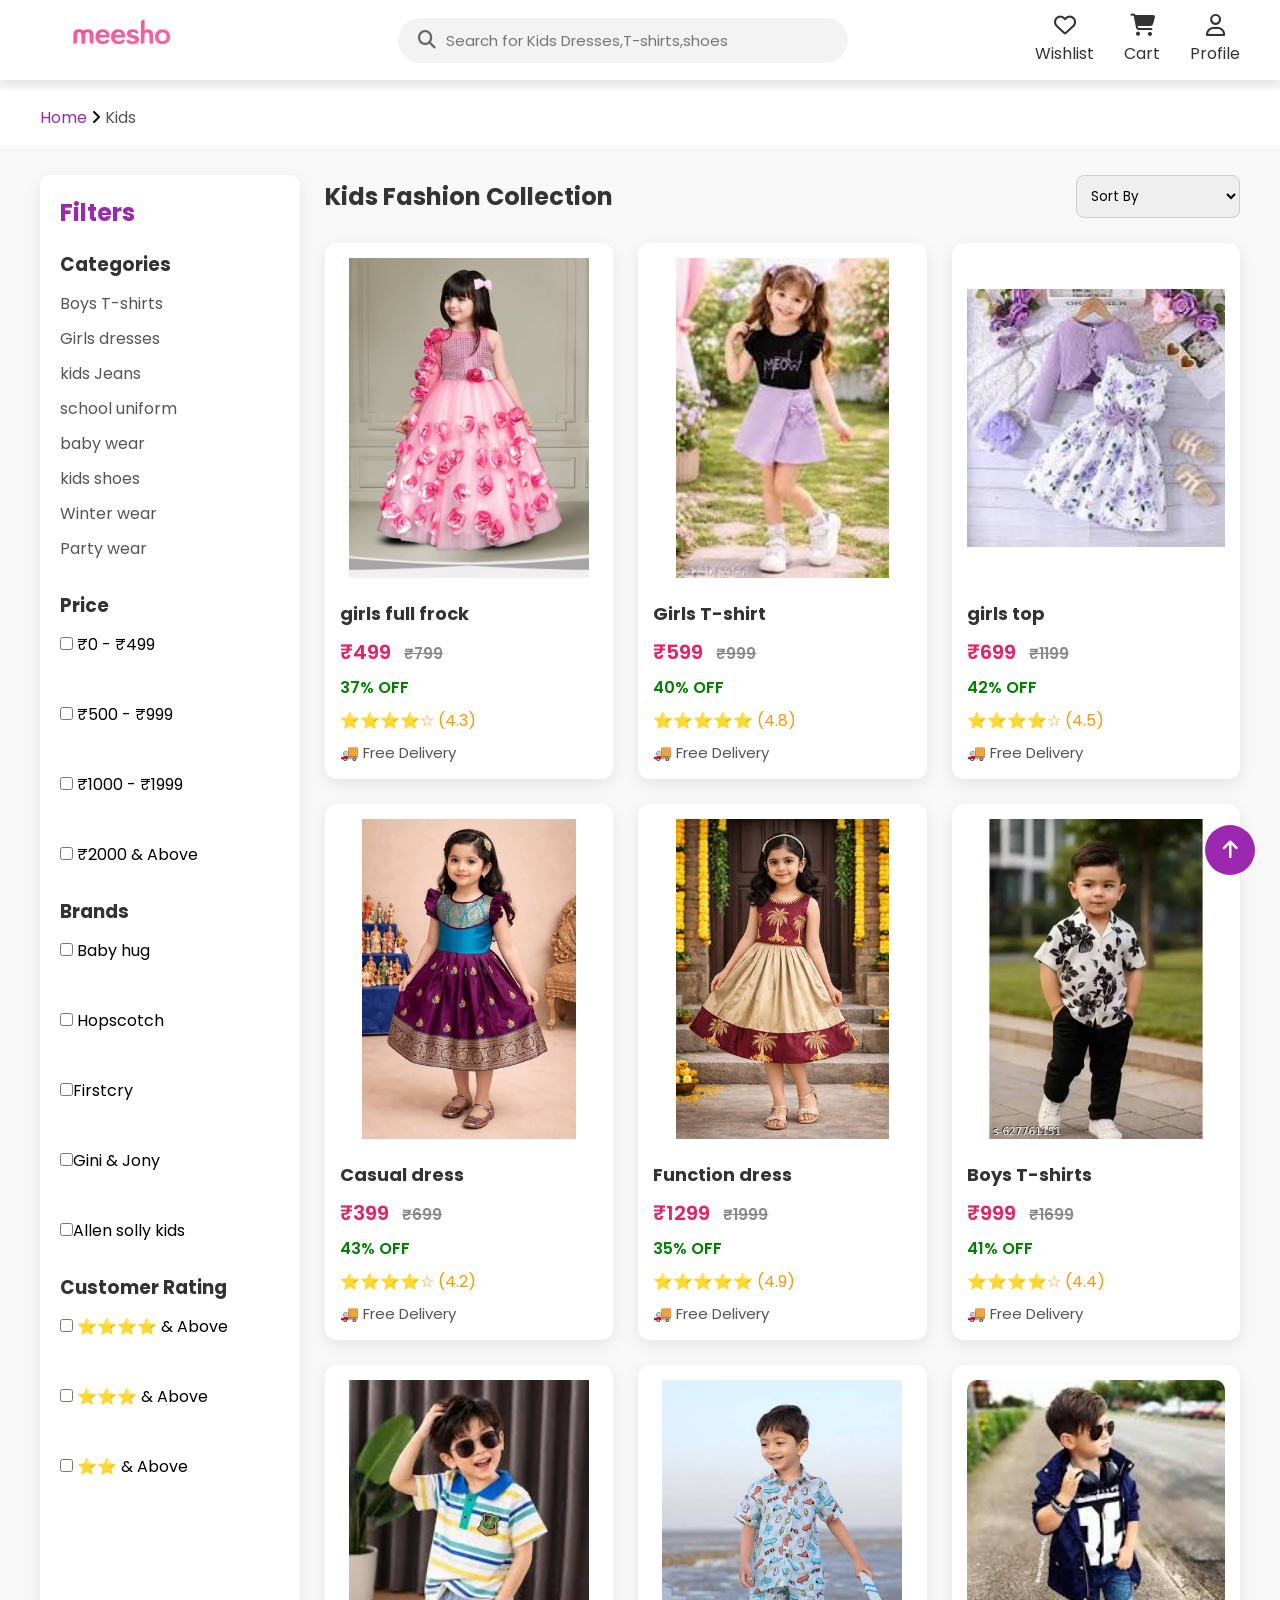
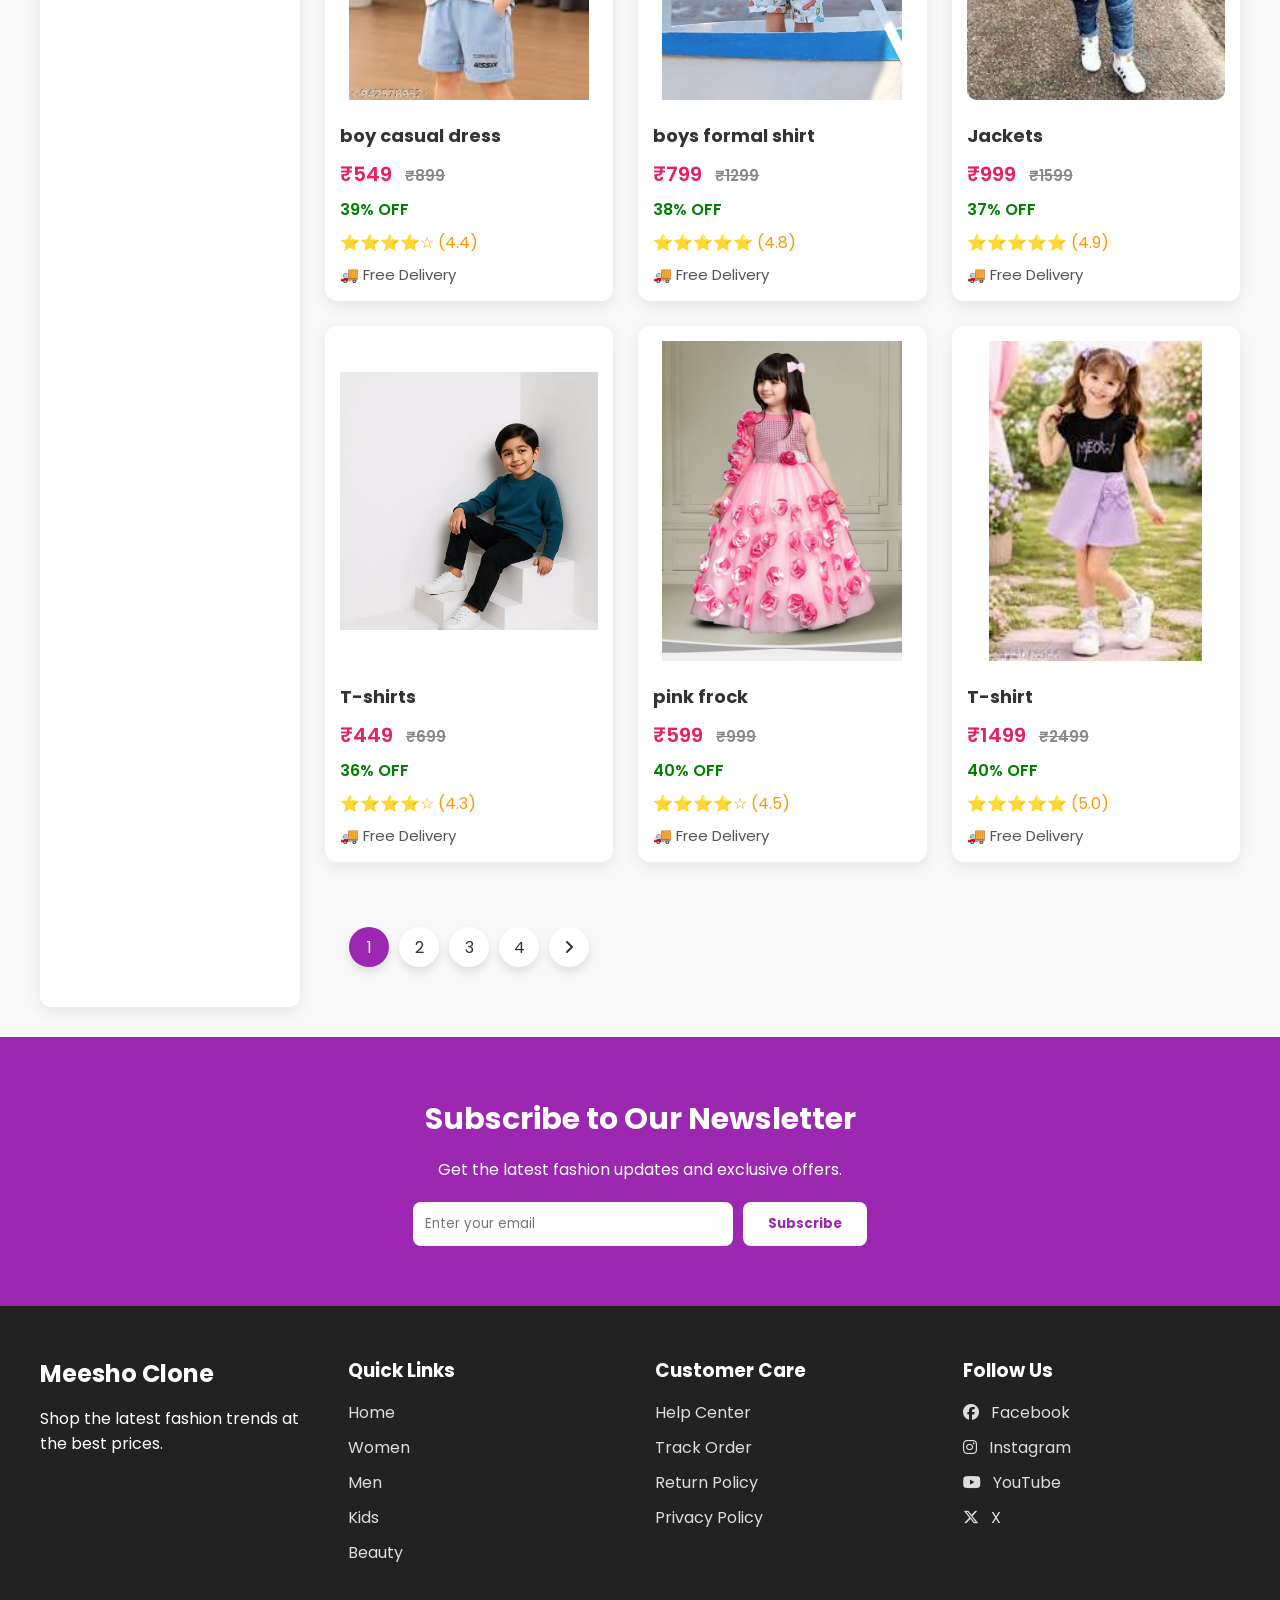
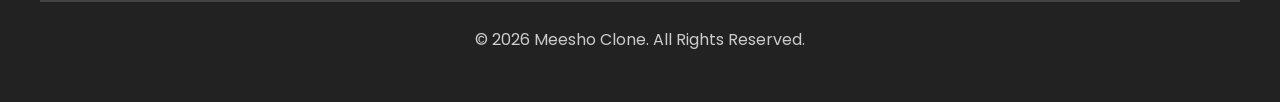
<file: kids.html>
<!DOCTYPE html>
<html lang="en">

<head>

    <meta charset="UTF-8">

    <meta name="viewport" content="width=device-width, initial-scale=1.0">

    <title>Kids Collection | Meesho Clone</title>

    <link rel="stylesheet" href="kids.css">

    <link rel="stylesheet"
        href="https://cdnjs.cloudflare.com/ajax/libs/font-awesome/6.7.2/css/all.min.css">

</head>

<body>

    <!-- ================= HEADER ================= -->

    <header>

        <!-- Logo -->

        <div class="logo">

            <a href="index.html">

                <img src="logo1.png" alt="Logo">

            </a>

        </div>

        <!-- Search Bar -->

        <div class="search-box">

            <i class="fa-solid fa-magnifying-glass"></i>

            <input type="search"
                placeholder="Search for Kids Dresses,T-shirts,shoes">

        </div>

        <!-- Navigation -->

        <nav>

            <ul>

                <li>

                    <a href="wishlist.html">

                        <i class="fa-regular fa-heart"></i>

                        <span>Wishlist</span>

                    </a>

                </li>

                <li>

                    <a href="cart.html">

                        <i class="fa-solid fa-cart-shopping"></i>

                        <span>Cart</span>

                    </a>

                </li>

                <li>

                    <a href="profile.html">

                        <i class="fa-regular fa-user"></i>

                        <span>Profile</span>

                    </a>

                </li>

            </ul>

        </nav>

    </header>

    <!-- ================= BREADCRUMB ================= -->

    <section class="breadcrumb">

        <a href="index.html">Home</a>

        <i class="fa-solid fa-angle-right"></i>

        <span>Kids</span>

    </section>

    <!-- ================= MAIN SECTION START ================= -->

    <div class="main-container">
        <!-- ================= LEFT SIDEBAR ================= -->

<aside class="sidebar">

    <h2>Filters</h2>

    <!-- Categories -->

    <div class="filter-box">

        <h3>Categories</h3>

        <ul>

            <li><a href="#">Boys T-shirts</a></li>
            <li><a href="#">Girls dresses</a></li>
            <li><a href="#">kids Jeans</a></li>
            <li><a href="#">school uniform</a></li>
            <li><a href="#">baby wear</a></li>
            <li><a href="#">kids shoes</a></li>
            <li><a href="#">Winter wear</a></li>
            <li><a href="#">Party wear</a></li>

        </ul>

    </div>

    <!-- Price Filter -->

    <div class="filter-box">

        <h3>Price</h3>

        <label><input type="checkbox"> ₹0 - ₹499</label><br>

        <label><input type="checkbox"> ₹500 - ₹999</label><br>

        <label><input type="checkbox"> ₹1000 - ₹1999</label><br>

        <label><input type="checkbox"> ₹2000 & Above</label>

    </div>

    <!-- Brand Filter -->

    <div class="filter-box">

        <h3>Brands</h3>

        <label><input type="checkbox"> Baby hug</label><br>

        <label><input type="checkbox"> Hopscotch</label><br>

        <label><input type="checkbox">Firstcry</label><br>

        <label><input type="checkbox">Gini & Jony</label><br>

        <label><input type="checkbox">Allen solly kids</label>

    </div>

    <!-- Rating -->

    <div class="filter-box">

        <h3>Customer Rating</h3>

        <label><input type="checkbox"> ⭐⭐⭐⭐ & Above</label><br>

        <label><input type="checkbox"> ⭐⭐⭐ & Above</label><br>

        <label><input type="checkbox"> ⭐⭐ & Above</label>

    </div>

</aside>

<!-- ================= PRODUCTS SECTION ================= -->

<section class="products">

    <div class="top-bar">

        <h2>Kids Fashion Collection</h2>

        <select>

            <option>Sort By</option>

            <option>Newest</option>

            <option>Price : Low to High</option>

            <option>Price : High to Low</option>

            <option>Customer Rating</option>

            <option>Popularity</option>

        </select>

    </div>

    <!-- Product Cards வரும் இடம் -->

    <div class="product-grid">

        <!-- Product 1 -->

<div class="product-card">

    <a href="product.html">

        <img src="./kid1.jpg" alt="Printed Kurti">

    </a>

    <h3>girls full frock</h3>

    <p class="price">₹499 <del>₹799</del></p>

    <p class="discount">37% OFF</p>

    <p class="rating">⭐⭐⭐⭐☆ (4.3)</p>

    <p class="delivery">🚚 Free Delivery</p>

</div>

<!-- Product 2 -->

<div class="product-card">

    <a href="product.html">

        <img src="./kid2.jfif" alt="Maxi Dress">

    </a>

    <h3>Girls T-shirt</h3>

    <p class="price">₹599 <del>₹999</del></p>

    <p class="discount">40% OFF</p>

    <p class="rating">⭐⭐⭐⭐⭐ (4.8)</p>

    <p class="delivery">🚚 Free Delivery</p>

</div>

<!-- Product 3 -->

<div class="product-card">

    <a href="product.html">

        <img src="./kid3.jfif" alt="Kurta Set">

    </a>

    <h3>girls top</h3>

    <p class="price">₹699 <del>₹1199</del></p>

    <p class="discount">42% OFF</p>

    <p class="rating">⭐⭐⭐⭐☆ (4.5)</p>

    <p class="delivery">🚚 Free Delivery</p>

</div>

<!-- Product 4 -->

<div class="product-card">

    <a href="product.html">

        <img src="./kid4.jfif" alt="Straight Kurti">

    </a>

    <h3>Casual dress</h3>

    <p class="price">₹399 <del>₹699</del></p>

    <p class="discount">43% OFF</p>

    <p class="rating">⭐⭐⭐⭐☆ (4.2)</p>

    <p class="delivery">🚚 Free Delivery</p>

</div>

<!-- Product 5 -->

<div class="product-card">

    <a href="product.html">

        <img src="./kid5.jfif" alt="Banarasi Saree">

    </a>

    <h3>Function dress</h3>

    <p class="price">₹1299 <del>₹1999</del></p>

    <p class="discount">35% OFF</p>

    <p class="rating">⭐⭐⭐⭐⭐ (4.9)</p>

    <p class="delivery">🚚 Free Delivery</p>

</div>

<!-- Product 6 -->

<div class="product-card">

    <a href="product.html">

        <img src="./kid6.jfif" alt="Party Gown">

    </a>

    <h3>Boys T-shirts</h3>

    <p class="price">₹999 <del>₹1699</del></p>

    <p class="discount">41% OFF</p>

    <p class="rating">⭐⭐⭐⭐☆ (4.4)</p>

    <p class="delivery">🚚 Free Delivery</p>

</div>

<!-- Product 7 -->

<div class="product-card">

    <a href="product.html">
        <img src="./kid7.jfif" alt="Floral Kurti">
    </a>

    <h3>boy casual dress</h3>

    <p class="price">₹549 <del>₹899</del></p>

    <p class="discount">39% OFF</p>

    <p class="rating">⭐⭐⭐⭐☆ (4.4)</p>

    <p class="delivery">🚚 Free Delivery</p>

</div>

<!-- Product 8 -->

<div class="product-card">

    <a href="product.html">
        <img src="./kid8.jfif" alt="Cotton Saree">
    </a>

    <h3>boys formal shirt</h3>

    <p class="price">₹799 <del>₹1299</del></p>

    <p class="discount">38% OFF</p>

    <p class="rating">⭐⭐⭐⭐⭐ (4.8)</p>

    <p class="delivery">🚚 Free Delivery</p>

</div>

<!-- Product 9 -->

<div class="product-card">

    <a href="product.html">
        <img src="./kid9.jfif" alt="Party Wear Dress">
    </a>

    <h3>Jackets</h3>

    <p class="price">₹999 <del>₹1599</del></p>

    <p class="discount">37% OFF</p>

    <p class="rating">⭐⭐⭐⭐⭐ (4.9)</p>

    <p class="delivery">🚚 Free Delivery</p>

</div>

<!-- Product 10 -->

<div class="product-card">

    <a href="product.html">
        <img src="./kid10.jfif" alt="Casual Top">
    </a>

    <h3>T-shirts</h3>

    <p class="price">₹449 <del>₹699</del></p>

    <p class="discount">36% OFF</p>

    <p class="rating">⭐⭐⭐⭐☆ (4.3)</p>

    <p class="delivery">🚚 Free Delivery</p>

</div>

<!-- Product 11 -->

<div class="product-card">

    <a href="product.html">
        <img src="./kid1.jpg" alt="Printed Kurti">
    </a>

    <h3>pink frock</h3>

    <p class="price">₹599 <del>₹999</del></p>

    <p class="discount">40% OFF</p>

    <p class="rating">⭐⭐⭐⭐☆ (4.5)</p>

    <p class="delivery">🚚 Free Delivery</p>

</div>

<!-- Product 12 -->

<div class="product-card">

    <a href="product.html">
        <img src="./kid2.jfif" alt="Designer Gown">
    </a>

    <h3>T-shirt</h3>

    <p class="price">₹1499 <del>₹2499</del></p>

    <p class="discount">40% OFF</p>

    <p class="rating">⭐⭐⭐⭐⭐ (5.0)</p>

    <p class="delivery">🚚 Free Delivery</p>

</div>

<!-- Product Grid End -->
<!-- ================= PAGINATION ================= -->

<div class="pagination">

    <a href="#" class="active">1</a>

    <a href="#">2</a>

    <a href="#">3</a>

    <a href="#">4</a>

    <a href="#">
        <i class="fa-solid fa-angle-right"></i>
    </a>

</div>

</section>

</div>

<!-- ================= NEWSLETTER ================= -->

<section class="newsletter">

    <h2>Subscribe to Our Newsletter</h2>

    <p>Get the latest fashion updates and exclusive offers.</p>

    <form>

        <input type="email" placeholder="Enter your email">

        <button type="submit">Subscribe</button>

    </form>

</section>

<!-- ================= FOOTER ================= -->

<footer>

    <div class="footer-container">

        <div class="footer-box">

            <h2>Meesho Clone</h2>

            <p>
                Shop the latest fashion trends at the best prices.
            </p>

        </div>

        <div class="footer-box">

            <h3>Quick Links</h3>

            <a href="index.html">Home</a>

            <a href="women.html">Women</a>

            <a href="men.html">Men</a>

            <a href="kids.html">Kids</a>

            <a href="beauty.html">Beauty</a>

        </div>

        <div class="footer-box">

            <h3>Customer Care</h3>

            <a href="#">Help Center</a>

            <a href="#">Track Order</a>

            <a href="#">Return Policy</a>

            <a href="#">Privacy Policy</a>

        </div>

        <div class="footer-box">

            <h3>Follow Us</h3>

            <a href="#"><i class="fa-brands fa-facebook"></i> Facebook</a>

            <a href="#"><i class="fa-brands fa-instagram"></i> Instagram</a>

            <a href="#"><i class="fa-brands fa-youtube"></i> YouTube</a>

            <a href="#"><i class="fa-brands fa-x-twitter"></i> X</a>

        </div>

    </div>

    <hr>

    <p class="copyright">

        © 2026 Meesho Clone. All Rights Reserved.

    </p>

</footer>

<!-- ================= SCROLL TOP BUTTON ================= -->

<a href="#" class="top-btn">

    <i class="fa-solid fa-arrow-up"></i>

</a>

</body>

</html>

</div>
</file>
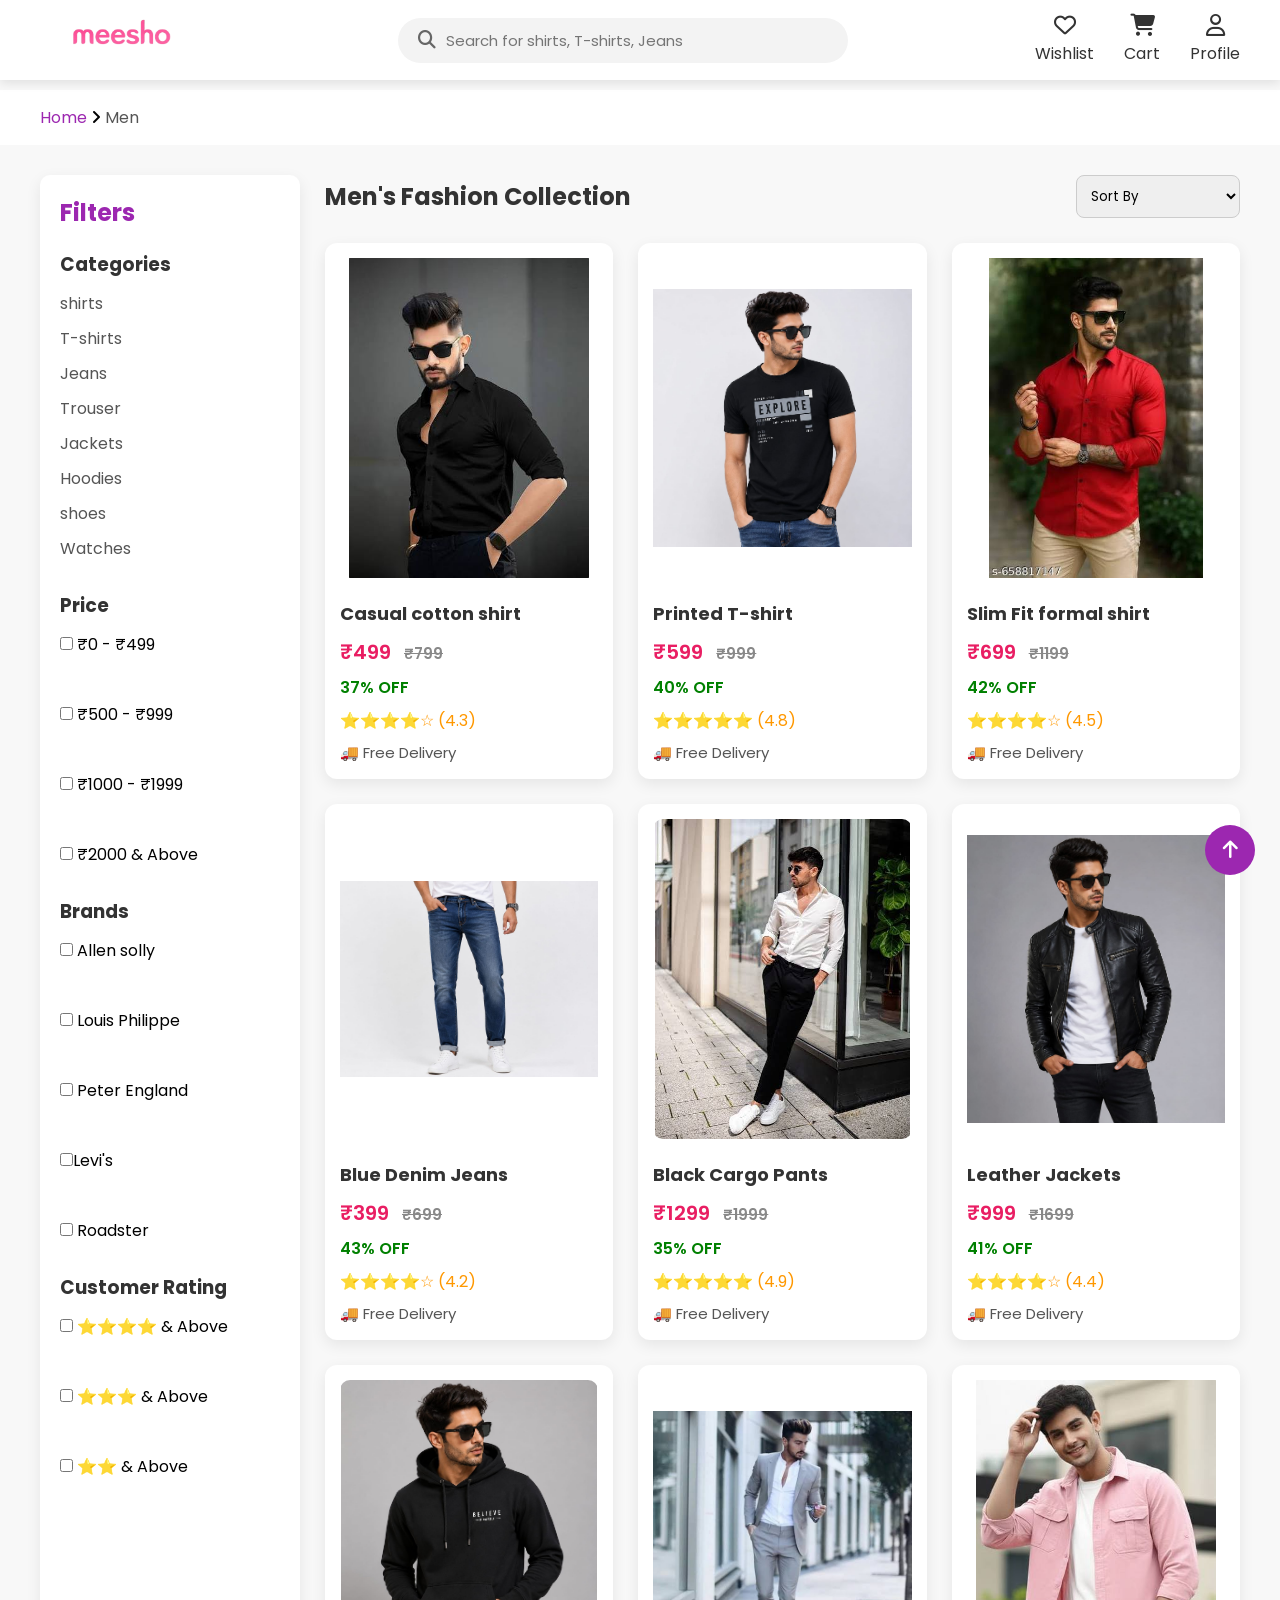
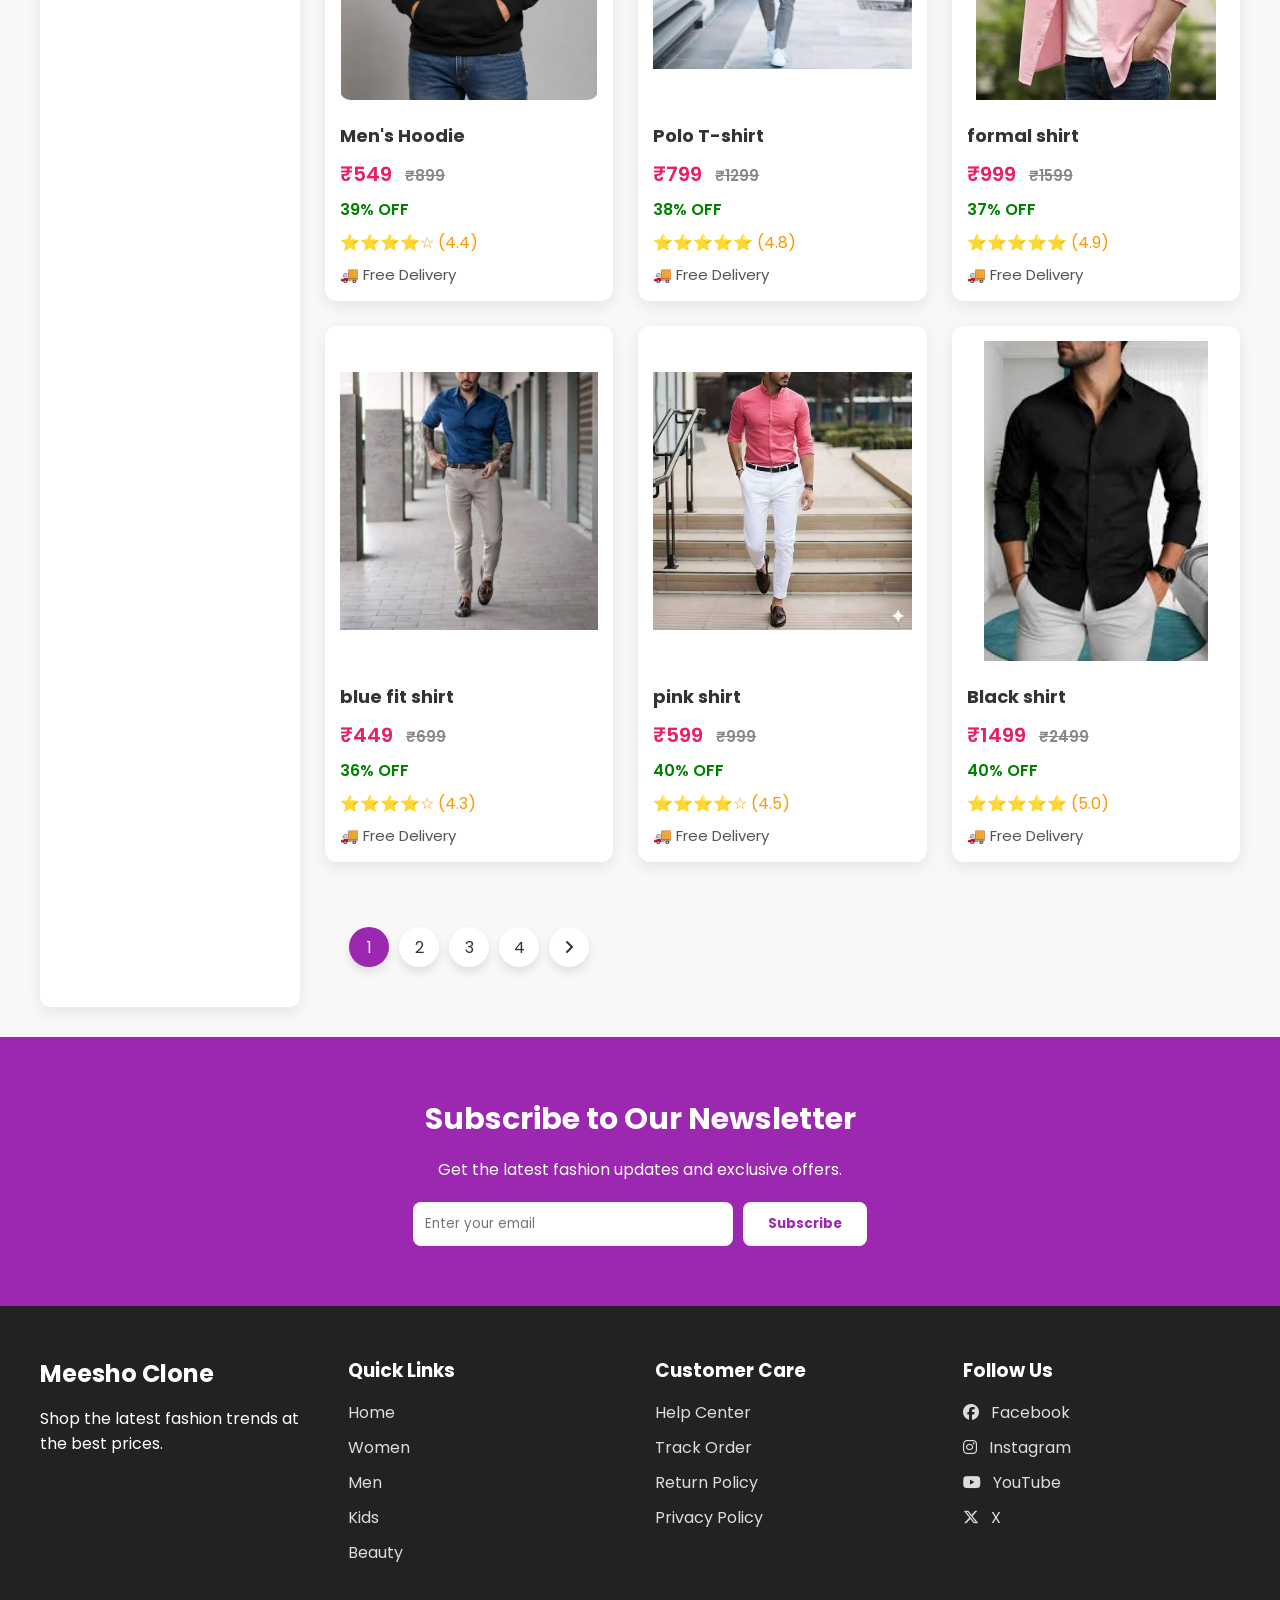
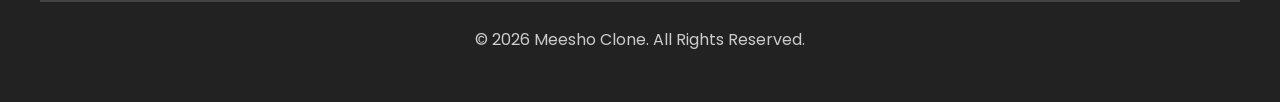
<file: men.html>
<!DOCTYPE html>
<html lang="en">

<head>

    <meta charset="UTF-8">

    <meta name="viewport" content="width=device-width, initial-scale=1.0">

    <title>Men Collection | Meesho Clone</title>

    <link rel="stylesheet" href="men.css">

    <link rel="stylesheet"
        href="https://cdnjs.cloudflare.com/ajax/libs/font-awesome/6.7.2/css/all.min.css">

</head>

<body>

    <!-- ================= HEADER ================= -->

    <header>

        <!-- Logo -->

        <div class="logo">

            <a href="index.html">

                <img src="logo1.png" alt="Logo">

            </a>

        </div>

        <!-- Search Bar -->

        <div class="search-box">

            <i class="fa-solid fa-magnifying-glass"></i>

            <input type="search"
                placeholder="Search for shirts, T-shirts, Jeans">

        </div>

        <!-- Navigation -->

        <nav>

            <ul>

                <li>

                    <a href="wishlist.html">

                        <i class="fa-regular fa-heart"></i>

                        <span>Wishlist</span>

                    </a>

                </li>

                <li>

                    <a href="cart.html">

                        <i class="fa-solid fa-cart-shopping"></i>

                        <span>Cart</span>

                    </a>

                </li>

                <li>

                    <a href="profile.html">

                        <i class="fa-regular fa-user"></i>

                        <span>Profile</span>

                    </a>

                </li>

            </ul>

        </nav>

    </header>

    <!-- ================= BREADCRUMB ================= -->

    <section class="breadcrumb">

        <a href="index.html">Home</a>

        <i class="fa-solid fa-angle-right"></i>

        <span>Men</span>

    </section>

    <!-- ================= MAIN SECTION START ================= -->

    <div class="main-container">
        <!-- ================= LEFT SIDEBAR ================= -->

<aside class="sidebar">

    <h2>Filters</h2>

    <!-- Categories -->

    <div class="filter-box">

        <h3>Categories</h3>

        <ul>

            <li><a href="#">shirts</a></li>
            <li><a href="#">T-shirts</a></li>
            <li><a href="#">Jeans</a></li>
            <li><a href="#">Trouser</a></li>
            <li><a href="#">Jackets</a></li>
            <li><a href="#">Hoodies</a></li>
            <li><a href="#">shoes</a></li>
            <li><a href="#">Watches</a></li>

        </ul>

    </div>

    <!-- Price Filter -->

    <div class="filter-box">

        <h3>Price</h3>

        <label><input type="checkbox"> ₹0 - ₹499</label><br>

        <label><input type="checkbox"> ₹500 - ₹999</label><br>

        <label><input type="checkbox"> ₹1000 - ₹1999</label><br>

        <label><input type="checkbox"> ₹2000 & Above</label>

    </div>

    <!-- Brand Filter -->

    <div class="filter-box">

        <h3>Brands</h3>

        <label><input type="checkbox"> Allen solly</label><br>

        <label><input type="checkbox"> Louis Philippe</label><br>

        <label><input type="checkbox"> Peter England</label><br>

        <label><input type="checkbox">Levi's</label><br>

        <label><input type="checkbox"> Roadster</label>

    </div>

    <!-- Rating -->

    <div class="filter-box">

        <h3>Customer Rating</h3>

        <label><input type="checkbox"> ⭐⭐⭐⭐ & Above</label><br>

        <label><input type="checkbox"> ⭐⭐⭐ & Above</label><br>

        <label><input type="checkbox"> ⭐⭐ & Above</label>

    </div>

</aside>

<!-- ================= PRODUCTS SECTION ================= -->

<section class="products">

    <div class="top-bar">

        <h2>Men's Fashion Collection</h2>

        <select>

            <option>Sort By</option>

            <option>Newest</option>

            <option>Price : Low to High</option>

            <option>Price : High to Low</option>

            <option>Customer Rating</option>

            <option>Popularity</option>

        </select>

    </div>

    <!-- Product Cards வரும் இடம் -->

    <div class="product-grid">

        <!-- Product 1 -->

<div class="product-card">

    <a href="product.html">

        <img src="./men2.jfif" alt="Printed Kurti">

    </a>

    <h3>Casual cotton shirt</h3>

    <p class="price">₹499 <del>₹799</del></p>

    <p class="discount">37% OFF</p>

    <p class="rating">⭐⭐⭐⭐☆ (4.3)</p>

    <p class="delivery">🚚 Free Delivery</p>

</div>

<!-- Product 2 -->

<div class="product-card">

    <a href="product.html">

        <img src="./printed T-shirts.jpeg" alt="Maxi Dress">

    </a>

    <h3>Printed T-shirt</h3>

    <p class="price">₹599 <del>₹999</del></p>

    <p class="discount">40% OFF</p>

    <p class="rating">⭐⭐⭐⭐⭐ (4.8)</p>

    <p class="delivery">🚚 Free Delivery</p>

</div>

<!-- Product 3 -->

<div class="product-card">

    <a href="product.html">

        <img src="./men3.jfif" alt="Kurta Set">

    </a>

    <h3>Slim Fit formal shirt</h3>

    <p class="price">₹699 <del>₹1199</del></p>

    <p class="discount">42% OFF</p>

    <p class="rating">⭐⭐⭐⭐☆ (4.5)</p>

    <p class="delivery">🚚 Free Delivery</p>

</div>

<!-- Product 4 -->

<div class="product-card">

    <a href="product.html">

        <img src="./blue jeans.jpeg" alt="Straight Kurti">

    </a>

    <h3>Blue Denim Jeans</h3>

    <p class="price">₹399 <del>₹699</del></p>

    <p class="discount">43% OFF</p>

    <p class="rating">⭐⭐⭐⭐☆ (4.2)</p>

    <p class="delivery">🚚 Free Delivery</p>

</div>

<!-- Product 5 -->

<div class="product-card">

    <a href="product.html">

        <img src="./men8.jfif" alt="Banarasi Saree">

    </a>

    <h3>Black Cargo Pants</h3>

    <p class="price">₹1299 <del>₹1999</del></p>

    <p class="discount">35% OFF</p>

    <p class="rating">⭐⭐⭐⭐⭐ (4.9)</p>

    <p class="delivery">🚚 Free Delivery</p>

</div>

<!-- Product 6 -->

<div class="product-card">

    <a href="product.html">

        <img src="./jacket.jpeg" alt="Party Gown">

    </a>

    <h3>Leather Jackets</h3>

    <p class="price">₹999 <del>₹1699</del></p>

    <p class="discount">41% OFF</p>

    <p class="rating">⭐⭐⭐⭐☆ (4.4)</p>

    <p class="delivery">🚚 Free Delivery</p>

</div>

<!-- Product 7 -->

<div class="product-card">

    <a href="product.html">
        <img src="./hoodie.jpeg" alt="Floral Kurti">
    </a>

    <h3>Men's Hoodie</h3>

    <p class="price">₹549 <del>₹899</del></p>

    <p class="discount">39% OFF</p>

    <p class="rating">⭐⭐⭐⭐☆ (4.4)</p>

    <p class="delivery">🚚 Free Delivery</p>

</div>

<!-- Product 8 -->

<div class="product-card">

    <a href="product.html">
        <img src="./men1.jfif" alt="Cotton Saree">
    </a>

    <h3>Polo T-shirt</h3>

    <p class="price">₹799 <del>₹1299</del></p>

    <p class="discount">38% OFF</p>

    <p class="rating">⭐⭐⭐⭐⭐ (4.8)</p>

    <p class="delivery">🚚 Free Delivery</p>

</div>

<!-- Product 9 -->

<div class="product-card">

    <a href="product.html">
        <img src="./men6.jfif" alt="Party Wear Dress">
    </a>

    <h3>formal shirt</h3>

    <p class="price">₹999 <del>₹1599</del></p>

    <p class="discount">37% OFF</p>

    <p class="rating">⭐⭐⭐⭐⭐ (4.9)</p>

    <p class="delivery">🚚 Free Delivery</p>

</div>

<!-- Product 10 -->

<div class="product-card">

    <a href="product.html">
        <img src="./men7.jfif" alt="Casual Top">
    </a>

    <h3>blue fit shirt</h3>

    <p class="price">₹449 <del>₹699</del></p>

    <p class="discount">36% OFF</p>

    <p class="rating">⭐⭐⭐⭐☆ (4.3)</p>

    <p class="delivery">🚚 Free Delivery</p>

</div>

<!-- Product 11 -->

<div class="product-card">

    <a href="product.html">
        <img src="./men10.jfif" alt="Printed Kurti">
    </a>

    <h3>pink shirt</h3>

    <p class="price">₹599 <del>₹999</del></p>

    <p class="discount">40% OFF</p>

    <p class="rating">⭐⭐⭐⭐☆ (4.5)</p>

    <p class="delivery">🚚 Free Delivery</p>

</div>

<!-- Product 12 -->

<div class="product-card">

    <a href="product.html">
        <img src="./men4.jfif" alt="Designer Gown">
    </a>

    <h3>Black shirt</h3>

    <p class="price">₹1499 <del>₹2499</del></p>

    <p class="discount">40% OFF</p>

    <p class="rating">⭐⭐⭐⭐⭐ (5.0)</p>

    <p class="delivery">🚚 Free Delivery</p>

</div>

<!-- Product Grid End -->
<!-- ================= PAGINATION ================= -->

<div class="pagination">

    <a href="#" class="active">1</a>

    <a href="#">2</a>

    <a href="#">3</a>

    <a href="#">4</a>

    <a href="#">
        <i class="fa-solid fa-angle-right"></i>
    </a>

</div>

</section>

</div>

<!-- ================= NEWSLETTER ================= -->

<section class="newsletter">

    <h2>Subscribe to Our Newsletter</h2>

    <p>Get the latest fashion updates and exclusive offers.</p>

    <form>

        <input type="email" placeholder="Enter your email">

        <button type="submit">Subscribe</button>

    </form>

</section>

<!-- ================= FOOTER ================= -->

<footer>

    <div class="footer-container">

        <div class="footer-box">

            <h2>Meesho Clone</h2>

            <p>
                Shop the latest fashion trends at the best prices.
            </p>

        </div>

        <div class="footer-box">

            <h3>Quick Links</h3>

            <a href="index.html">Home</a>

            <a href="women.html">Women</a>

            <a href="men.html">Men</a>

            <a href="kids.html">Kids</a>

            <a href="beauty.html">Beauty</a>

        </div>

        <div class="footer-box">

            <h3>Customer Care</h3>

            <a href="#">Help Center</a>

            <a href="#">Track Order</a>

            <a href="#">Return Policy</a>

            <a href="#">Privacy Policy</a>

        </div>

        <div class="footer-box">

            <h3>Follow Us</h3>

            <a href="#"><i class="fa-brands fa-facebook"></i> Facebook</a>

            <a href="#"><i class="fa-brands fa-instagram"></i> Instagram</a>

            <a href="#"><i class="fa-brands fa-youtube"></i> YouTube</a>

            <a href="#"><i class="fa-brands fa-x-twitter"></i> X</a>

        </div>

    </div>

    <hr>

    <p class="copyright">

        © 2026 Meesho Clone. All Rights Reserved.

    </p>

</footer>

<!-- ================= SCROLL TOP BUTTON ================= -->

<a href="#" class="top-btn">

    <i class="fa-solid fa-arrow-up"></i>

</a>

</body>

</html>

</div>
</file>
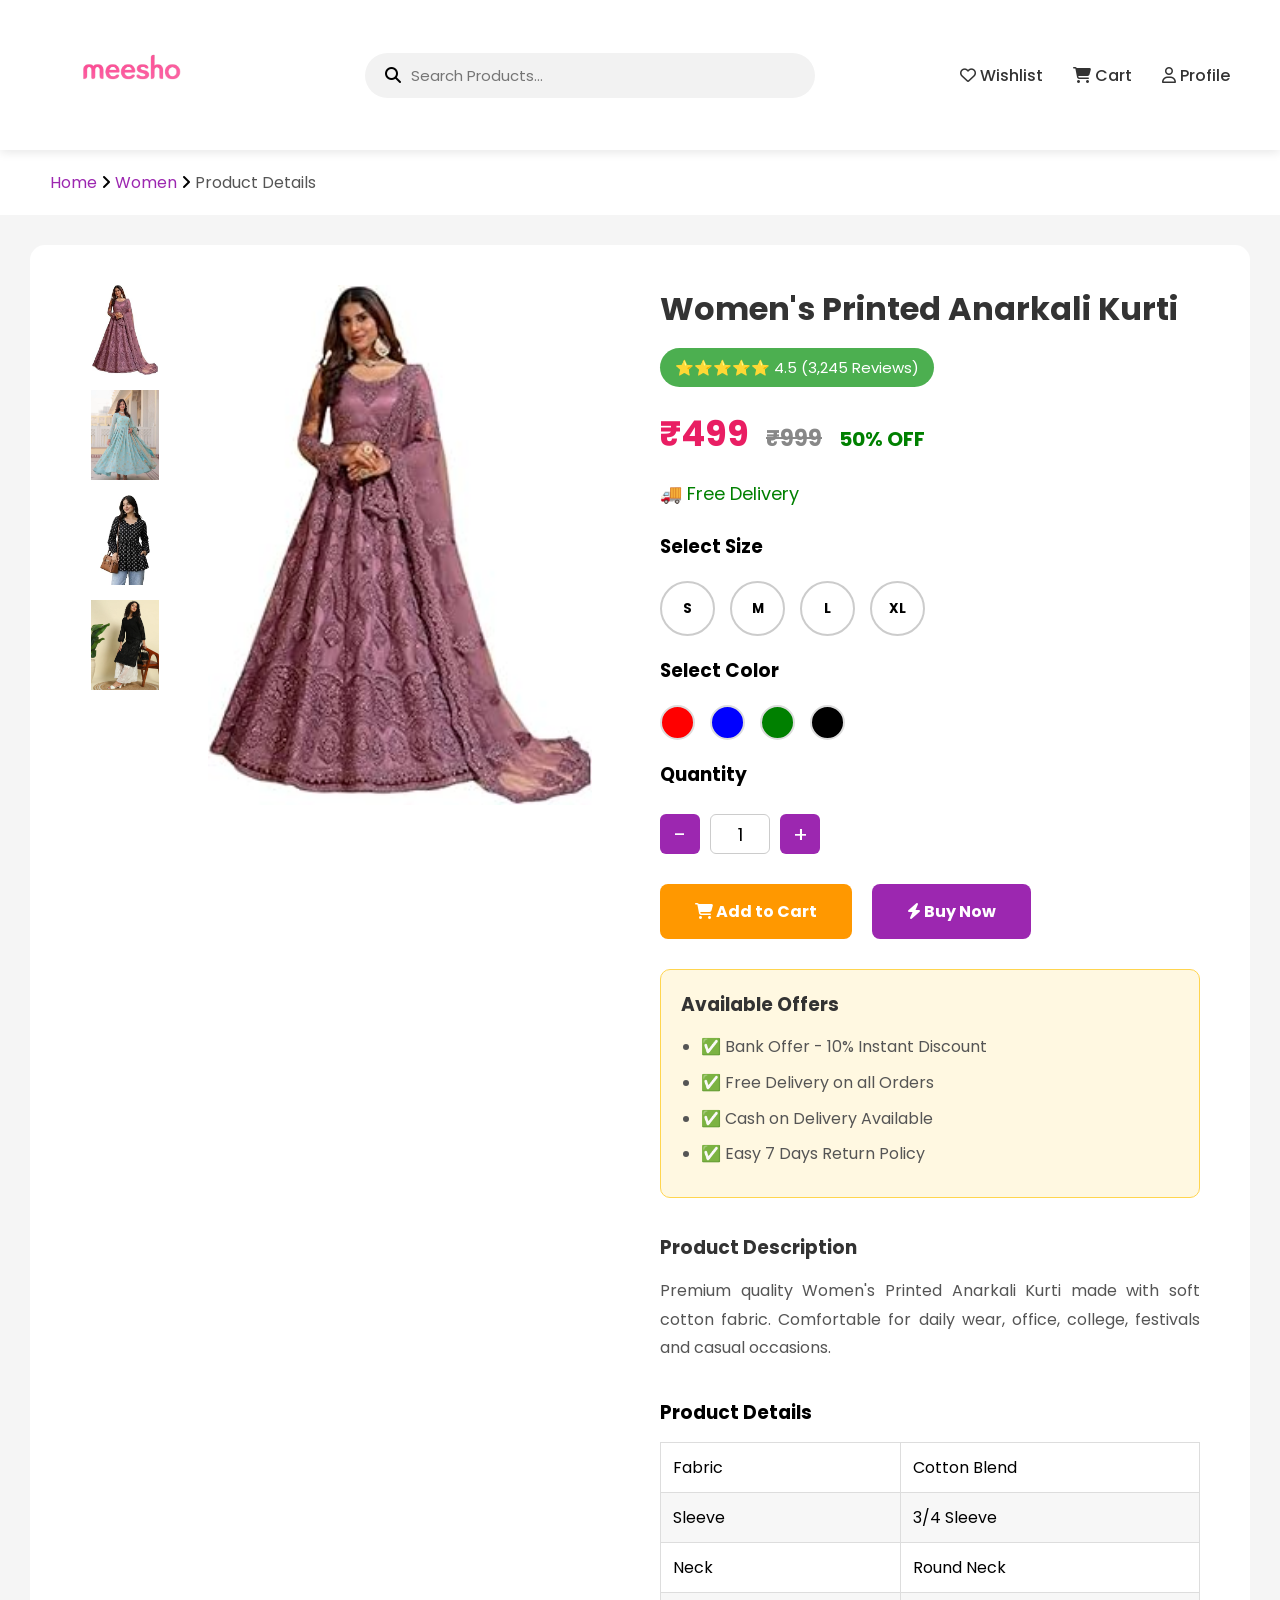
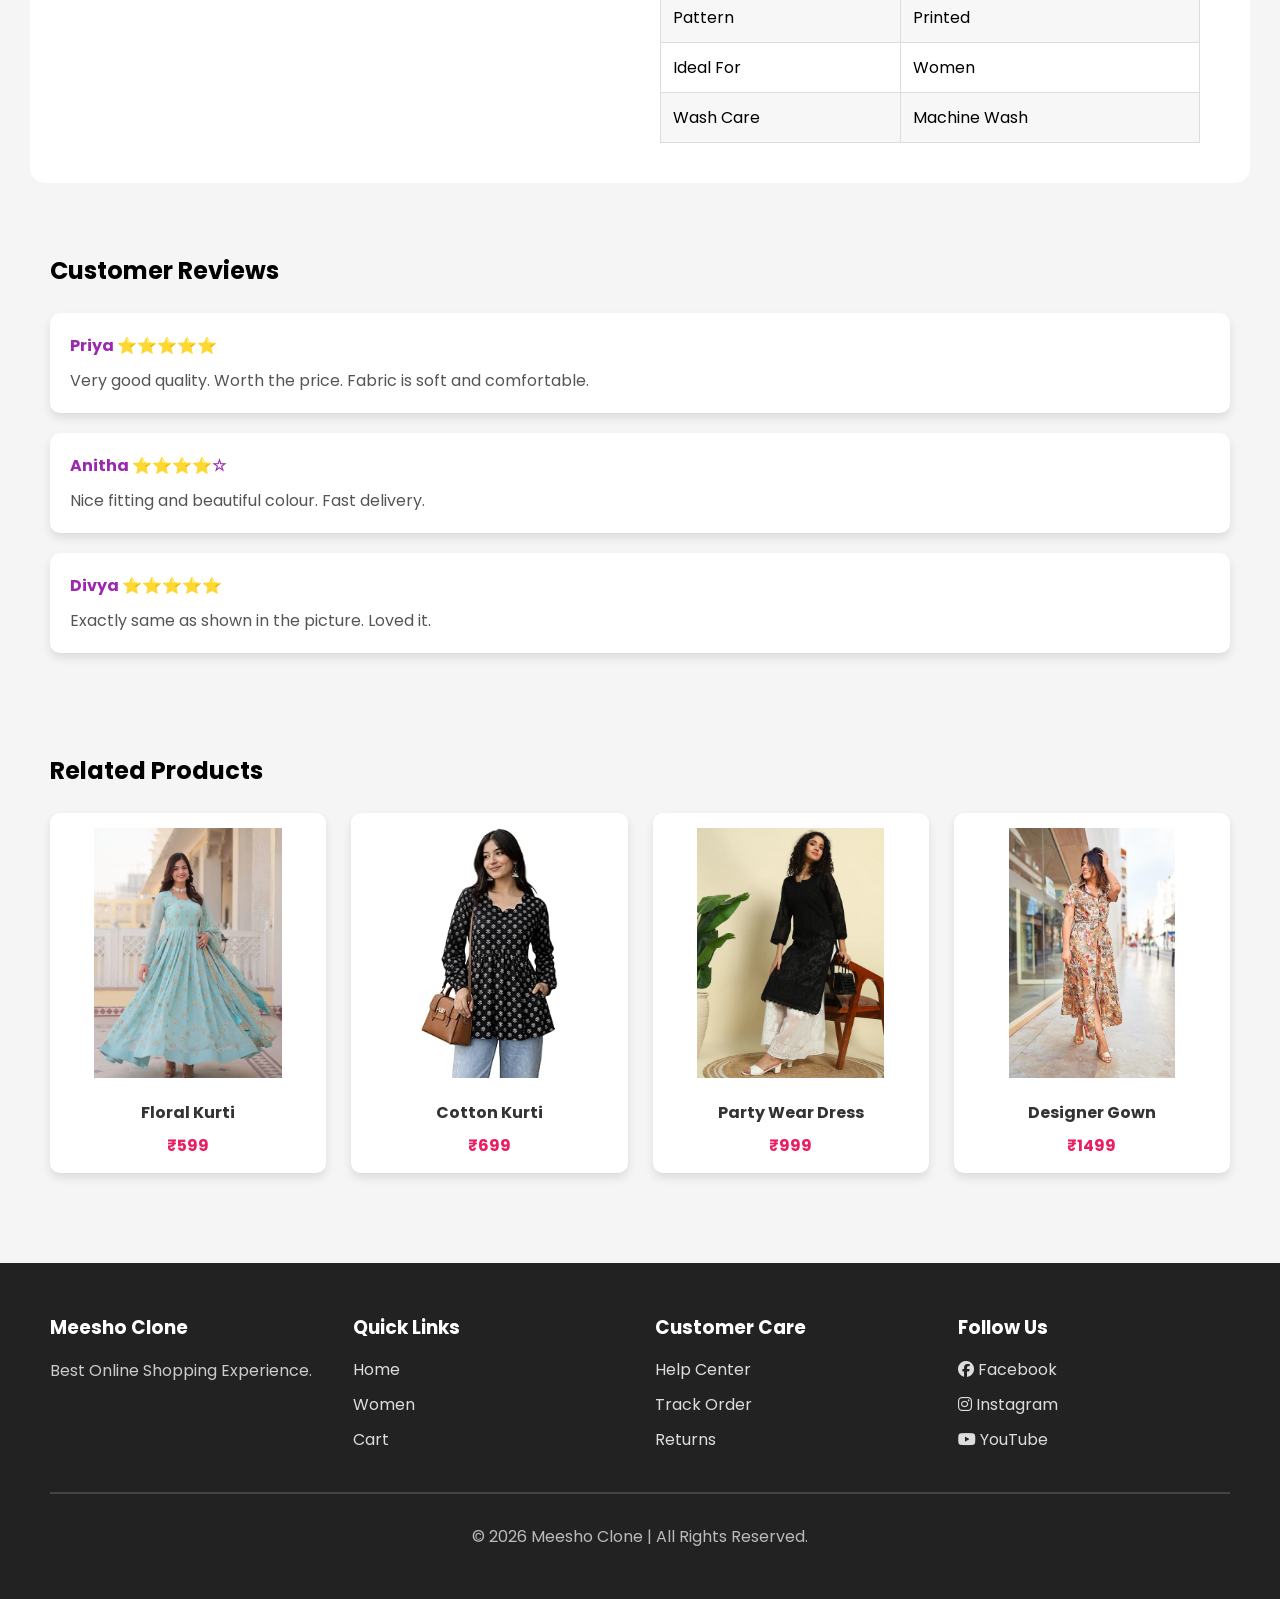
<file: product.html>
<!DOCTYPE html>
<html lang="en">

<head>

    <meta charset="UTF-8">

    <meta name="viewport" content="width=device-width, initial-scale=1.0">

    <title>Product Details</title>

    <link rel="stylesheet" href="product.css">

    <link rel="stylesheet"
        href="https://cdnjs.cloudflare.com/ajax/libs/font-awesome/6.7.2/css/all.min.css">

</head>

<body>

<header>

    <div class="logo">
        <a href="index.html">
            <img src="logo1.png" alt="Logo">
        </a>
    </div>

    <div class="search-box">

        <i class="fa-solid fa-magnifying-glass"></i>

        <input type="search" placeholder="Search Products...">

    </div>

    <nav>

        <ul>

            <li>
                <a href="wishlist.html">
                    <i class="fa-regular fa-heart"></i>
                    Wishlist
                </a>
            </li>

            <li>
                <a href="cart.html">
                    <i class="fa-solid fa-cart-shopping"></i>
                    Cart
                </a>
            </li>

            <li>
                <a href="profile.html">
                    <i class="fa-regular fa-user"></i>
                    Profile
                </a>
            </li>

        </ul>

    </nav>

</header>

<section class="breadcrumb">

    <a href="index.html">Home</a>

    <i class="fa-solid fa-angle-right"></i>

    <a href="women.html">Women</a>

    <i class="fa-solid fa-angle-right"></i>

    <span>Product Details</span>

</section>

<section class="product-details">

    <div class="left-side">

        <div class="small-images">

            <img src="cloth8.jpg">

            <img src="cloth9.webp">

            <img src="cloth10.jpg">

            <img src="cloth11.webp">

        </div>

        <div class="main-image">

            <img src="cloth8.jpg">

        </div>

    </div>

    <div class="right-side">

        <h1>Women's Printed Anarkali Kurti</h1>

        <div class="rating">

            ⭐⭐⭐⭐⭐ 4.5 (3,245 Reviews)

        </div>

        <h2 class="price">

            ₹499

            <del>₹999</del>

            <span>50% OFF</span>

        </h2>

        <p class="delivery">

            🚚 Free Delivery

        </p>

        <h3>Select Size</h3>

        <div class="size">

            <button>S</button>

            <button>M</button>

            <button>L</button>

            <button>XL</button>

        </div>

        <h3>Select Color</h3>

        <div class="color">

            <span class="red"></span>

            <span class="blue"></span>

            <span class="green"></span>

            <span class="black"></span>

        </div>

        <h3>Quantity</h3>

        <div class="quantity">

            <button>-</button>

            <input type="text" value="1" readonly>

            <button>+</button>

        </div>

        <div class="buttons">

            <a href="cart.html" class="cart-btn">
                <i class="fa-solid fa-cart-shopping"></i>
                Add to Cart
            </a>

            <a href="checkout.html" class="buy-btn">
                <i class="fa-solid fa-bolt"></i>
                Buy Now
            </a>

        </div>

        <div class="offers">

            <h3>Available Offers</h3>

            <ul>

                <li>✅ Bank Offer - 10% Instant Discount</li>

                <li>✅ Free Delivery on all Orders</li>

                <li>✅ Cash on Delivery Available</li>

                <li>✅ Easy 7 Days Return Policy</li>

            </ul>

        </div>

        <div class="description">

            <h3>Product Description</h3>

            <p>

                Premium quality Women's Printed Anarkali Kurti made with
                soft cotton fabric. Comfortable for daily wear, office,
                college, festivals and casual occasions.

            </p>

        </div>

        <div class="details">

            <h3>Product Details</h3>

            <table>

                <tr>
                    <td>Fabric</td>
                    <td>Cotton Blend</td>
                </tr>

                <tr>
                    <td>Sleeve</td>
                    <td>3/4 Sleeve</td>
                </tr>

                <tr>
                    <td>Neck</td>
                    <td>Round Neck</td>
                </tr>

                <tr>
                    <td>Pattern</td>
                    <td>Printed</td>
                </tr>

                <tr>
                    <td>Ideal For</td>
                    <td>Women</td>
                </tr>

                <tr>
                    <td>Wash Care</td>
                    <td>Machine Wash</td>
                </tr>

            </table>

        </div>

    </div>

</section>

<!-- ================= CUSTOMER REVIEWS ================= -->

<section class="reviews">

    <h2>Customer Reviews</h2>

    <div class="review-card">
        <h4>Priya ⭐⭐⭐⭐⭐</h4>
        <p>Very good quality. Worth the price. Fabric is soft and comfortable.</p>
    </div>

    <div class="review-card">
        <h4>Anitha ⭐⭐⭐⭐☆</h4>
        <p>Nice fitting and beautiful colour. Fast delivery.</p>
    </div>

    <div class="review-card">
        <h4>Divya ⭐⭐⭐⭐⭐</h4>
        <p>Exactly same as shown in the picture. Loved it.</p>
    </div>

</section>

<!-- ================= RELATED PRODUCTS ================= -->

<section class="related-products">

    <h2>Related Products</h2>

    <div class="related-grid">

        <div class="card">
            <img src="cloth9.webp" alt="Dress 1">
            <h4>Floral Kurti</h4>
            <p>₹599</p>
        </div>

        <div class="card">
            <img src="cloth10.jpg" alt="Dress 2">
            <h4>Cotton Kurti</h4>
            <p>₹699</p>
        </div>

        <div class="card">
            <img src="cloth11.webp" alt="Dress 3">
            <h4>Party Wear Dress</h4>
            <p>₹999</p>
        </div>

        <div class="card">
            <img src="cloth12.avif" alt="Dress 4">
            <h4>Designer Gown</h4>
            <p>₹1499</p>
        </div>

    </div>

</section>

<!-- ================= FOOTER ================= -->

<footer>

    <div class="footer-container">

        <div class="footer-box">
            <h3>Meesho Clone</h3>
            <p>Best Online Shopping Experience.</p>
        </div>

        <div class="footer-box">
            <h3>Quick Links</h3>
            <a href="index.html">Home</a>
            <a href="women.html">Women</a>
            <a href="cart.html">Cart</a>
        </div>

        <div class="footer-box">
            <h3>Customer Care</h3>
            <a href="#">Help Center</a>
            <a href="#">Track Order</a>
            <a href="#">Returns</a>
        </div>

        <div class="footer-box">
            <h3>Follow Us</h3>
            <a href="#"><i class="fa-brands fa-facebook"></i> Facebook</a>
            <a href="#"><i class="fa-brands fa-instagram"></i> Instagram</a>
            <a href="#"><i class="fa-brands fa-youtube"></i> YouTube</a>
        </div>

    </div>

    <hr>

    <p class="copyright">
        © 2026 Meesho Clone | All Rights Reserved.
    </p>

</footer>

</body>
</html>
</file>
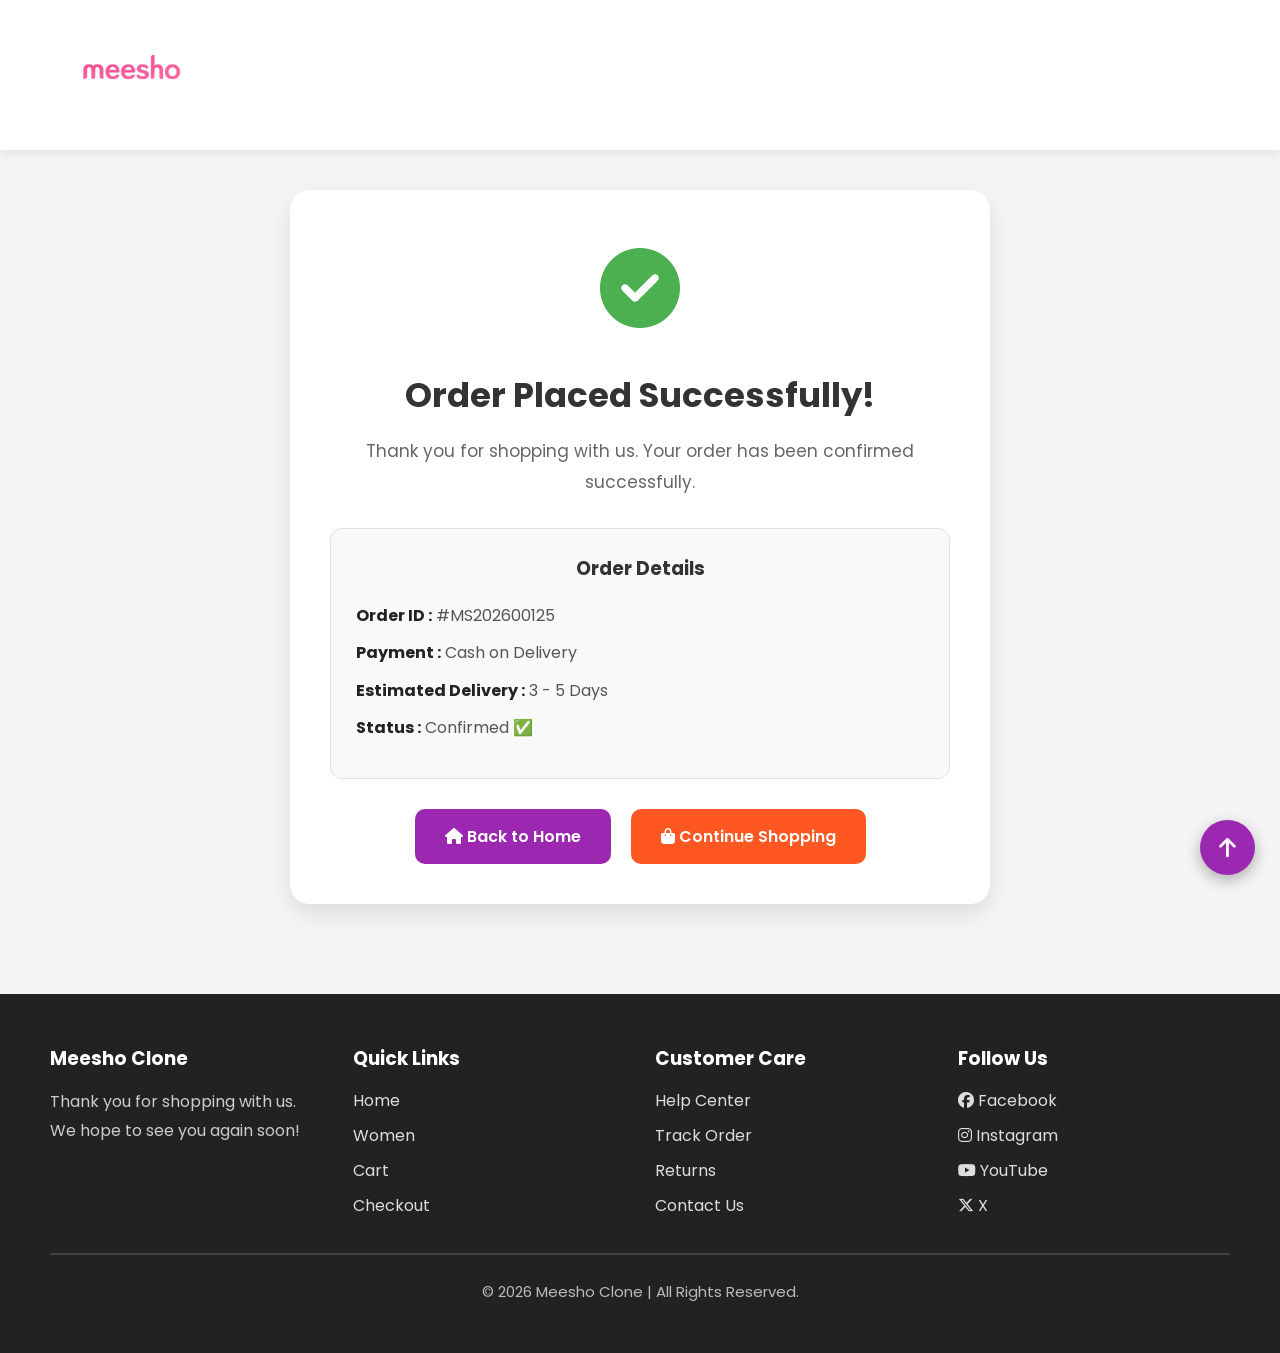
<file: success.html>
<!DOCTYPE html>
<html lang="en">

<head>

    <meta charset="UTF-8">

    <meta name="viewport" content="width=device-width, initial-scale=1.0">

    <title>Order Success | Meesho Clone</title>

    <link rel="stylesheet" href="success.css">

    <link rel="stylesheet"
    href="https://cdnjs.cloudflare.com/ajax/libs/font-awesome/6.7.2/css/all.min.css">

</head>

<body>

<header>

    <div class="logo">

        <a href="index.html">

            <img src="logo1.png" alt="Logo">

        </a>

    </div>

</header>

<section class="success-container">

    <div class="success-card">

        <div class="success-icon">

            <i class="fa-solid fa-circle-check"></i>

        </div>

        <h1>Order Placed Successfully!</h1>

        <p>

            Thank you for shopping with us.

            Your order has been confirmed successfully.

        </p>

        <div class="order-details">

            <h3>Order Details</h3>

            <p><strong>Order ID :</strong> #MS202600125</p>

            <p><strong>Payment :</strong> Cash on Delivery</p>

            <p><strong>Estimated Delivery :</strong> 3 - 5 Days</p>

            <p><strong>Status :</strong> Confirmed ✅</p>

        </div>

        <div class="buttons">

            <a href="index.html" class="home-btn">

                <i class="fa-solid fa-house"></i>

                Back to Home

            </a>

            <a href="women.html" class="shop-btn">

                <i class="fa-solid fa-bag-shopping"></i>

                Continue Shopping

            </a>

        </div>

    </div>

</section>

<!-- ================= FOOTER ================= -->

<footer>

    <div class="footer-container">

        <div class="footer-box">

            <h3>Meesho Clone</h3>

            <p>
                Thank you for shopping with us.
                We hope to see you again soon!
            </p>

        </div>

        <div class="footer-box">

            <h3>Quick Links</h3>

            <a href="index.html">Home</a>

            <a href="women.html">Women</a>

            <a href="cart.html">Cart</a>

            <a href="checkout.html">Checkout</a>

        </div>

        <div class="footer-box">

            <h3>Customer Care</h3>

            <a href="#">Help Center</a>

            <a href="#">Track Order</a>

            <a href="#">Returns</a>

            <a href="#">Contact Us</a>

        </div>

        <div class="footer-box">

            <h3>Follow Us</h3>

            <a href="#"><i class="fa-brands fa-facebook"></i> Facebook</a>

            <a href="#"><i class="fa-brands fa-instagram"></i> Instagram</a>

            <a href="#"><i class="fa-brands fa-youtube"></i> YouTube</a>

            <a href="#"><i class="fa-brands fa-x-twitter"></i> X</a>

        </div>

    </div>

    <hr>

    <p class="copyright">
        © 2026 Meesho Clone | All Rights Reserved.
    </p>

</footer>

<!-- ================= SCROLL TO TOP ================= -->

<a href="#" class="top-btn">

    <i class="fa-solid fa-arrow-up"></i>

</a>

</body>
</html>
</file>
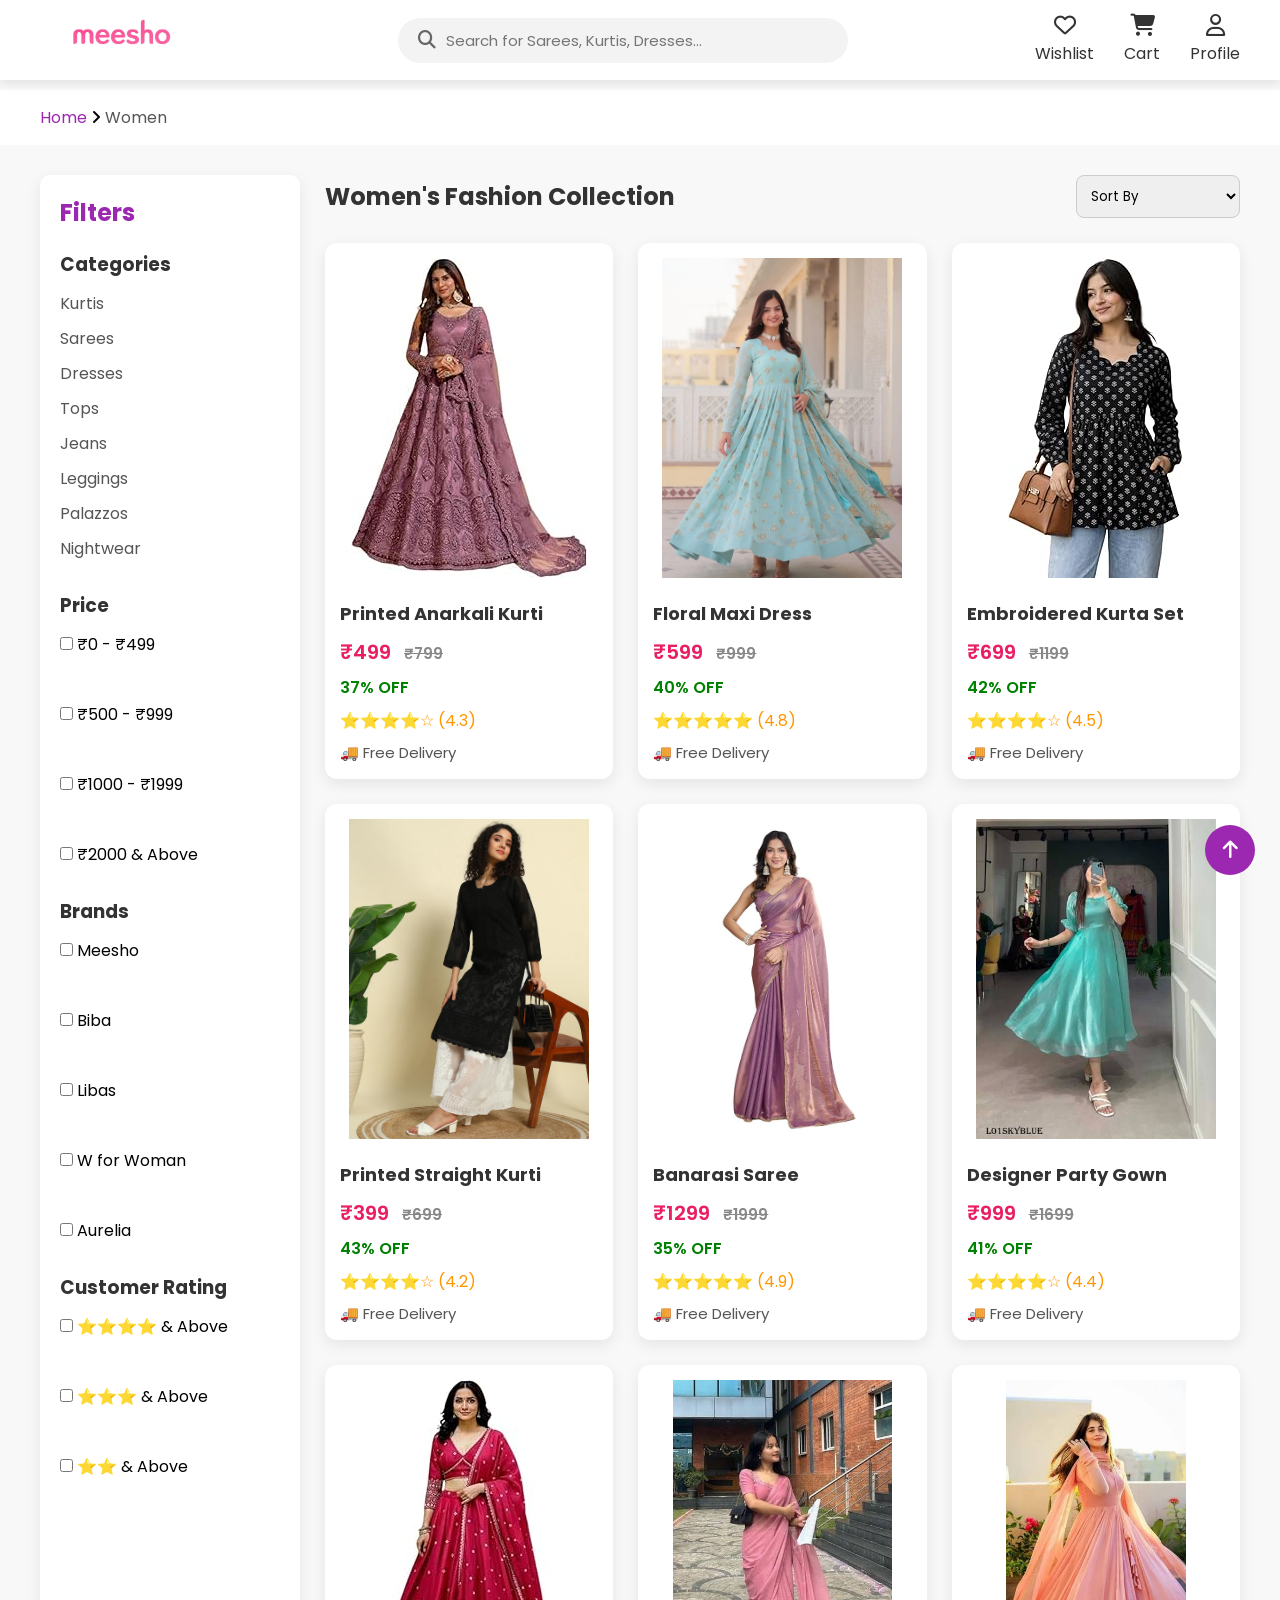
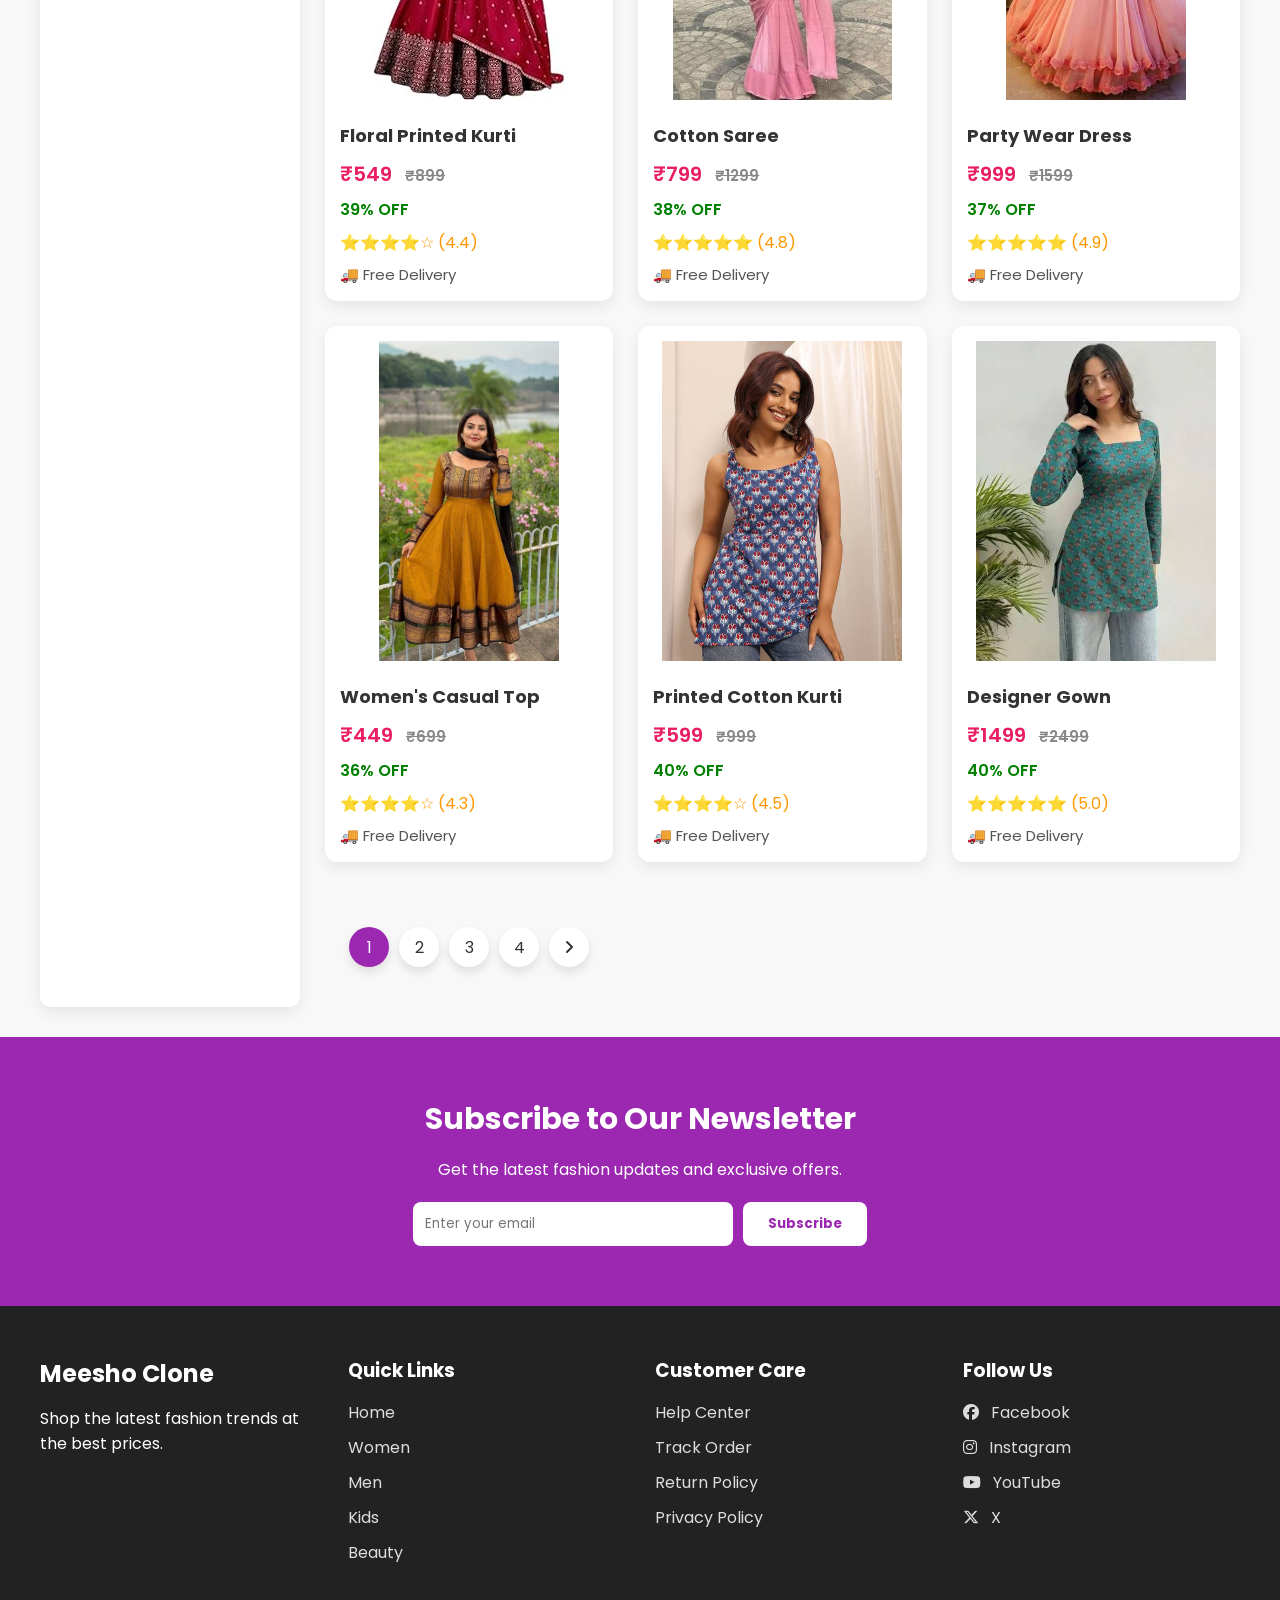
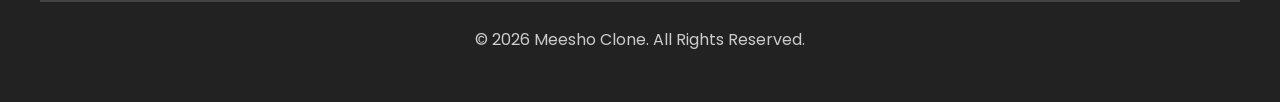
<file: women.html>
<!DOCTYPE html>
<html lang="en">

<head>

    <meta charset="UTF-8">

    <meta name="viewport" content="width=device-width, initial-scale=1.0">

    <title>Women Collection | Meesho Clone</title>

    <link rel="stylesheet" href="women.css">

    <link rel="stylesheet"
        href="https://cdnjs.cloudflare.com/ajax/libs/font-awesome/6.7.2/css/all.min.css">

</head>

<body>

    <!-- ================= HEADER ================= -->

    <header>

        <!-- Logo -->

        <div class="logo">

            <a href="index.html">

                <img src="logo1.png" alt="Logo">

            </a>

        </div>

        <!-- Search Bar -->

        <div class="search-box">

            <i class="fa-solid fa-magnifying-glass"></i>

            <input type="search"
                placeholder="Search for Sarees, Kurtis, Dresses...">

        </div>

        <!-- Navigation -->

        <nav>

            <ul>

                <li>

                    <a href="wishlist.html">

                        <i class="fa-regular fa-heart"></i>

                        <span>Wishlist</span>

                    </a>

                </li>

                <li>

                    <a href="cart.html">

                        <i class="fa-solid fa-cart-shopping"></i>

                        <span>Cart</span>

                    </a>

                </li>

                <li>

                    <a href="profile.html">

                        <i class="fa-regular fa-user"></i>

                        <span>Profile</span>

                    </a>

                </li>

            </ul>

        </nav>

    </header>

    <!-- ================= BREADCRUMB ================= -->

    <section class="breadcrumb">

        <a href="index.html">Home</a>

        <i class="fa-solid fa-angle-right"></i>

        <span>Women</span>

    </section>

    <!-- ================= MAIN SECTION START ================= -->

    <div class="main-container">
        <!-- ================= LEFT SIDEBAR ================= -->

<aside class="sidebar">

    <h2>Filters</h2>

    <!-- Categories -->

    <div class="filter-box">

        <h3>Categories</h3>

        <ul>

            <li><a href="#">Kurtis</a></li>
            <li><a href="#">Sarees</a></li>
            <li><a href="#">Dresses</a></li>
            <li><a href="#">Tops</a></li>
            <li><a href="#">Jeans</a></li>
            <li><a href="#">Leggings</a></li>
            <li><a href="#">Palazzos</a></li>
            <li><a href="#">Nightwear</a></li>

        </ul>

    </div>

    <!-- Price Filter -->

    <div class="filter-box">

        <h3>Price</h3>

        <label><input type="checkbox"> ₹0 - ₹499</label><br>

        <label><input type="checkbox"> ₹500 - ₹999</label><br>

        <label><input type="checkbox"> ₹1000 - ₹1999</label><br>

        <label><input type="checkbox"> ₹2000 & Above</label>

    </div>

    <!-- Brand Filter -->

    <div class="filter-box">

        <h3>Brands</h3>

        <label><input type="checkbox"> Meesho</label><br>

        <label><input type="checkbox"> Biba</label><br>

        <label><input type="checkbox"> Libas</label><br>

        <label><input type="checkbox"> W for Woman</label><br>

        <label><input type="checkbox"> Aurelia</label>

    </div>

    <!-- Rating -->

    <div class="filter-box">

        <h3>Customer Rating</h3>

        <label><input type="checkbox"> ⭐⭐⭐⭐ & Above</label><br>

        <label><input type="checkbox"> ⭐⭐⭐ & Above</label><br>

        <label><input type="checkbox"> ⭐⭐ & Above</label>

    </div>

</aside>

<!-- ================= PRODUCTS SECTION ================= -->

<section class="products">

    <div class="top-bar">

        <h2>Women's Fashion Collection</h2>

        <select>

            <option>Sort By</option>

            <option>Newest</option>

            <option>Price : Low to High</option>

            <option>Price : High to Low</option>

            <option>Customer Rating</option>

            <option>Popularity</option>

        </select>

    </div>

    <!-- Product Cards வரும் இடம் -->

    <div class="product-grid">

        <!-- Product 1 -->

<div class="product-card">

    <a href="product.html">

        <img src="cloth8.jpg" alt="Printed Kurti">

    </a>

    <h3>Printed Anarkali Kurti</h3>

    <p class="price">₹499 <del>₹799</del></p>

    <p class="discount">37% OFF</p>

    <p class="rating">⭐⭐⭐⭐☆ (4.3)</p>

    <p class="delivery">🚚 Free Delivery</p>

</div>

<!-- Product 2 -->

<div class="product-card">

    <a href="product.html">

        <img src="cloth9.webp" alt="Maxi Dress">

    </a>

    <h3>Floral Maxi Dress</h3>

    <p class="price">₹599 <del>₹999</del></p>

    <p class="discount">40% OFF</p>

    <p class="rating">⭐⭐⭐⭐⭐ (4.8)</p>

    <p class="delivery">🚚 Free Delivery</p>

</div>

<!-- Product 3 -->

<div class="product-card">

    <a href="product.html">

        <img src="cloth10.jpg" alt="Kurta Set">

    </a>

    <h3>Embroidered Kurta Set</h3>

    <p class="price">₹699 <del>₹1199</del></p>

    <p class="discount">42% OFF</p>

    <p class="rating">⭐⭐⭐⭐☆ (4.5)</p>

    <p class="delivery">🚚 Free Delivery</p>

</div>

<!-- Product 4 -->

<div class="product-card">

    <a href="product.html">

        <img src="cloth11.webp" alt="Straight Kurti">

    </a>

    <h3>Printed Straight Kurti</h3>

    <p class="price">₹399 <del>₹699</del></p>

    <p class="discount">43% OFF</p>

    <p class="rating">⭐⭐⭐⭐☆ (4.2)</p>

    <p class="delivery">🚚 Free Delivery</p>

</div>

<!-- Product 5 -->

<div class="product-card">

    <a href="product.html">

        <img src="./cloth2.jpg" alt="Banarasi Saree">

    </a>

    <h3>Banarasi Saree</h3>

    <p class="price">₹1299 <del>₹1999</del></p>

    <p class="discount">35% OFF</p>

    <p class="rating">⭐⭐⭐⭐⭐ (4.9)</p>

    <p class="delivery">🚚 Free Delivery</p>

</div>

<!-- Product 6 -->

<div class="product-card">

    <a href="product.html">

        <img src="cloth13.jfif" alt="Party Gown">

    </a>

    <h3>Designer Party Gown</h3>

    <p class="price">₹999 <del>₹1699</del></p>

    <p class="discount">41% OFF</p>

    <p class="rating">⭐⭐⭐⭐☆ (4.4)</p>

    <p class="delivery">🚚 Free Delivery</p>

</div>

<!-- Product 7 -->

<div class="product-card">

    <a href="product.html">
        <img src="./cloth7.jpg" alt="Floral Kurti">
    </a>

    <h3>Floral Printed Kurti</h3>

    <p class="price">₹549 <del>₹899</del></p>

    <p class="discount">39% OFF</p>

    <p class="rating">⭐⭐⭐⭐☆ (4.4)</p>

    <p class="delivery">🚚 Free Delivery</p>

</div>

<!-- Product 8 -->

<div class="product-card">

    <a href="product.html">
        <img src="./saree.jfif" alt="Cotton Saree">
    </a>

    <h3>Cotton Saree</h3>

    <p class="price">₹799 <del>₹1299</del></p>

    <p class="discount">38% OFF</p>

    <p class="rating">⭐⭐⭐⭐⭐ (4.8)</p>

    <p class="delivery">🚚 Free Delivery</p>

</div>

<!-- Product 9 -->

<div class="product-card">

    <a href="product.html">
        <img src="./cloth16.jfif" alt="Party Wear Dress">
    </a>

    <h3>Party Wear Dress</h3>

    <p class="price">₹999 <del>₹1599</del></p>

    <p class="discount">37% OFF</p>

    <p class="rating">⭐⭐⭐⭐⭐ (4.9)</p>

    <p class="delivery">🚚 Free Delivery</p>

</div>

<!-- Product 10 -->

<div class="product-card">

    <a href="product.html">
        <img src="./cloth17.jpg" alt="Casual Top">
    </a>

    <h3>Women's Casual Top</h3>

    <p class="price">₹449 <del>₹699</del></p>

    <p class="discount">36% OFF</p>

    <p class="rating">⭐⭐⭐⭐☆ (4.3)</p>

    <p class="delivery">🚚 Free Delivery</p>

</div>

<!-- Product 11 -->

<div class="product-card">

    <a href="product.html">
        <img src="./cloth18.jfif" alt="Printed Kurti">
    </a>

    <h3>Printed Cotton Kurti</h3>

    <p class="price">₹599 <del>₹999</del></p>

    <p class="discount">40% OFF</p>

    <p class="rating">⭐⭐⭐⭐☆ (4.5)</p>

    <p class="delivery">🚚 Free Delivery</p>

</div>

<!-- Product 12 -->

<div class="product-card">

    <a href="product.html">
        <img src="./cloth19.jfif" alt="Designer Gown">
    </a>

    <h3>Designer Gown</h3>

    <p class="price">₹1499 <del>₹2499</del></p>

    <p class="discount">40% OFF</p>

    <p class="rating">⭐⭐⭐⭐⭐ (5.0)</p>

    <p class="delivery">🚚 Free Delivery</p>

</div>

<!-- Product Grid End -->
<!-- ================= PAGINATION ================= -->

<div class="pagination">

    <a href="#" class="active">1</a>

    <a href="#">2</a>

    <a href="#">3</a>

    <a href="#">4</a>

    <a href="#">
        <i class="fa-solid fa-angle-right"></i>
    </a>

</div>

</section>

</div>

<!-- ================= NEWSLETTER ================= -->

<section class="newsletter">

    <h2>Subscribe to Our Newsletter</h2>

    <p>Get the latest fashion updates and exclusive offers.</p>

    <form>

        <input type="email" placeholder="Enter your email">

        <button type="submit">Subscribe</button>

    </form>

</section>

<!-- ================= FOOTER ================= -->

<footer>

    <div class="footer-container">

        <div class="footer-box">

            <h2>Meesho Clone</h2>

            <p>
                Shop the latest fashion trends at the best prices.
            </p>

        </div>

        <div class="footer-box">

            <h3>Quick Links</h3>

            <a href="index.html">Home</a>

            <a href="women.html">Women</a>

            <a href="men.html">Men</a>

            <a href="kids.html">Kids</a>

            <a href="beauty.html">Beauty</a>

        </div>

        <div class="footer-box">

            <h3>Customer Care</h3>

            <a href="#">Help Center</a>

            <a href="#">Track Order</a>

            <a href="#">Return Policy</a>

            <a href="#">Privacy Policy</a>

        </div>

        <div class="footer-box">

            <h3>Follow Us</h3>

            <a href="#"><i class="fa-brands fa-facebook"></i> Facebook</a>

            <a href="#"><i class="fa-brands fa-instagram"></i> Instagram</a>

            <a href="#"><i class="fa-brands fa-youtube"></i> YouTube</a>

            <a href="#"><i class="fa-brands fa-x-twitter"></i> X</a>

        </div>

    </div>

    <hr>

    <p class="copyright">

        © 2026 Meesho Clone. All Rights Reserved.

    </p>

</footer>

<!-- ================= SCROLL TOP BUTTON ================= -->

<a href="#" class="top-btn">

    <i class="fa-solid fa-arrow-up"></i>

</a>

</body>

</html>

</div>
</file>
<file: index.css>
/* Google Font */

@import url('https://fonts.googleapis.com/css2?family=Poppins:wght@300;400;500;600;700&display=swap');

/* Reset */

*{
    margin:0;
    padding:0;
    box-sizing:border-box;
    font-family:'Poppins',sans-serif;
}

html{
    scroll-behavior:smooth;
}

body{
    background:#f5f5f5;
}

/* Header */

header{
    width:100%;
    height:80px;
    background:#ffffff;
    display:flex;
    justify-content:space-between;
    align-items:center;
    padding:0 50px;
    position:sticky;
    top:0;
    z-index:1000;
    box-shadow:0 2px 10px rgba(0,0,0,0.08);
}

/* Logo */

.logo img{
    width:150px;
}

/* Search */

.search-box{
    width:45%;
    height:45px;
    background:#f8f8f8;
    border:2px solid #e91e63;
    border-radius:10px;
    display:flex;
    align-items:center;
    padding:0 15px;
    transition:.3s;
}

.search-box:hover{
    box-shadow:0 0 12px rgba(233,30,99,.3);
}

.search-box i{
    color:#777;
    margin-right:10px;
}

.search-box input{
    width:100%;
    border:none;
    outline:none;
    background:transparent;
    font-size:16px;
}

/* Icons */

.header-icons{
    display:flex;
    gap:30px;
}

.header-icons a{
    text-decoration:none;
    color:#333;
    display:flex;
    flex-direction:column;
    align-items:center;
    transition:.3s;
}

.header-icons a:hover{
    color:#e91e63;
    transform:translateY(-4px);
}

.header-icons i{
    font-size:22px;
}

.header-icons span{
    font-size:14px;
    margin-top:5px;
}

/* Banner */

.banner{
    width:100%;
    margin-top:20px;
    display:flex;
    justify-content:center;
}

.banner img{
    width:95%;
    border-radius:15px;
    transition:.4s;
}

.banner img:hover{
    transform:scale(1.01);
}

/* Categories */

.categories{
    padding:50px;
}

.categories h2{
    text-align:center;
    margin-bottom:30px;
    font-size:32px;
}

.category-container{
    display:grid;
    grid-template-columns:repeat(6,1fr);
    gap:20px;
}

.category-card{
    background:#ffffff;
    padding:20px;
    border-radius:15px;
    text-align:center;
    text-decoration:none;
    color:#333;
    transition:.4s;
    box-shadow:0 5px 15px rgba(0,0,0,.08);
}

.category-card img{
    width:80px;
    height:80px;
    object-fit:contain;
}

.category-card p{
    margin-top:10px;
    font-weight:600;
}

.category-card:hover{
    transform:translateY(-8px);
    box-shadow:0 12px 25px rgba(0,0,0,.18);
}


.title{
    width:90%;
    margin:30px auto 20px;
    display:flex;
    justify-content:space-between;
    align-items:center;
}

.title a{
    text-decoration:none;
    color:black;
    font-weight:bold;
}


.product-list{
    width:90%;
    margin:auto;
    display:flex;
    justify-content:space-between;
    gap:20px;
}

.product{
    width: 270px;
    height:350px;
    background:#fff;
    padding:15px;
    border-radius:10px;
    box-shadow:0 2px 5px rgba(0,0,0,0.1);
    text-align:center;
}

.product img{
    width:100%;
    height: 260px;
    object-fit:contain;
}

.product h3{
    margin:5px 0;
}

.product del{
    color:gray;
}

.product span{
    color:green;
    font-weight:bold;
    margin-left:8px;
}

.product:hover{
   transform:scale(1.09);
   box-shadow: 0px 8px 20px rgba(0,0,0,0.3);
}

.services{
    text-align:center;
    padding:50px 20px;
    background:#f8f8f8;
}

.service-box{
    display:flex;
    justify-content:center;
    gap:30px;
    margin-top:20px;
}

.service-box div{
    width:180px;
    padding:20px;
    background:white;
    border-radius:10px;
    box-shadow:0 2px 8px rgba(0,0,0,0.2);
}

/*customer review*/

.customer-review{
    display:flex;
}

.customer_head{
    position:relative;
    text-align: center;
}

.mem{
    height:400px;
    width:300px;
    box-shadow:10px 10px 10px 10px rgba(0,0,0,0.2);
    padding-top:5px;
    padding-left:20px;
    margin-left:60px;
    border-radius:30px;
}

.mem img{
    height:120px;
    width:120px;
    border-radius: 50%;
    margin-left:70px;
    margin-top:-10px;
}

.mem h2{
    color:black;
    font-weight: bold;
    margin-left:80px;
}

.mem .star_icon{
color: yellow;
margin-left:70px;
}

.mem .icon{
    color: lightpink;
    margin-left:110px;
    font-size: 30px;
}

.mem h4{
    color:black;
}

.mem:hover{
   transform:scale(1.09);
   box-shadow: 15px 15px 20px rgba(0,0,0,0.3);
}
/* Footer */
/* ===== Footer Top ===== */

.footer-top{
    display:flex;
    justify-content:space-around;
    align-items:center;
    padding:25px;
    background:#fff;
    border-bottom:1px solid #ddd;
    flex-wrap:wrap;
}

.top-box{
    display:flex;
    align-items:center;
    gap:15px;
}

.top-box i{
    font-size:40px;
    color:#e91e63;
}

.top-box h3{
    margin:0;
    font-size:22px;
}

.top-box p{
    margin:5px 0 0;
    color:gray;
}

/* ===== Footer ===== */

.footer{
    background:#111827;
    color:white;
    padding:50px 60px;
}

.footer-container{
    display:flex;
    justify-content:space-between;
    flex-wrap:wrap;
    gap:40px;
}

.footer-box{
    width:220px;
}

.logo{
    color:#ff4f9a;
    font-size:55px;
    margin-bottom:20px;
}

.footer-box p{
    line-height:30px;
    color:#ddd;
    margin-bottom:30px;
}

.footer-box h2,
.footer-box h3{
    margin-bottom:20px;
}

.footer-box a{
    display:block;
    color:#ddd;
    text-decoration:none;
    margin:12px 0;
    font-size:18px;
    transition:0.3s;
}

.footer-box a:hover{
    color:#ff4f9a;
    padding-left:8px;
}

.social{
    display:flex;
    gap:15px;
    margin:20px 0;
}

.social i{
    width:45px;
    height:45px;
    background:#ff4f9a;
    border-radius:50%;
    display:flex;
    justify-content:center;
    align-items:center;
    font-size:22px;
    cursor:pointer;
}

.app-btn{
    display:flex;
    gap:10px;
    margin-top:20px;
}

.app-btn button{
    padding:12px 18px;
    border:none;
    border-radius:8px;
    background:#000;
    color:white;
}  

/* ===== Contact Details ===== */

.contact-details{
    display:flex;
    justify-content:space-between;
    flex-wrap:wrap;
    gap:30px;
    margin:40px 0;
}

.detail{
    display:flex;
    align-items:center;
    gap:20px;
}

.detail i{
    font-size:40px;
    color:#ff4f9a;
}

.detail h3{
    margin:0;
    font-size:22px;
    color:white;
}

.detail p{
    margin:8px 0 0;
    color:#ccc;
    font-size:16px;
}

/* ===== Footer Bottom ===== */

.footer-bottom{
    display:flex;
    justify-content:space-between;
    align-items:center;
    flex-wrap:wrap;
    gap:20px;
    margin-top:30px;
}

.footer-bottom p{
    color:#ddd;
    font-size:18px;
}

/* ===== Payment Icons ===== */

.payment-icons{
    display:flex;
    gap:15px;
    align-items:center;
}

.payment-icons img{
    width:70px;
    height:45px;
    background:white;
    border-radius:6px;
    padding:5px;
}

/* ========== Footer Animation ========== */

.footer-box{
    transition:0.3s;
}

.footer-box:hover{
    transform:translateY(-5px);
}

.social i{
    transition:0.3s;
}

.social i:hover{
    background:#ffffff;
    color:#ff4f9a;
    transform:scale(1.15);
}

.app-btn button{
    transition:0.3s;
}

.app-btn button:hover{
    background:#ff4f9a;
    color:#fff;
}

.payment-icons img{
    transition:0.3s;
}

.payment-icons img:hover{
    transform:scale(1.1);
}

.top-box{
    transition:0.3s;
}

.top-box:hover{
    transform:translateY(-5px);
}

/* ===== Mobile Responsive ===== */

@media (max-width:992px){

.footer-container{
    display:grid;
    grid-template-columns:repeat(2,1fr);
    gap:30px;
}

.contact-details{
    display:grid;
    grid-template-columns:1fr;
    gap:25px;
}

.footer-bottom{
    flex-direction:column;
    text-align:center;
}

}

@media (max-width:576px){

.footer{
    padding:30px 20px;
}

.footer-container{
    grid-template-columns:1fr;
}

.footer-top{
    flex-direction:column;
    gap:20px;
}

.logo{
    font-size:40px;
}

.footer-box{
    width:100%;
}

.payment-icons{
    flex-wrap:wrap;
    justify-content:center;
}

}

@media (max-width:992px){

header{
    height:auto;
    padding:15px 20px;
    flex-wrap:wrap;
    gap:15px;
}

.logo img{
    width:120px;
}

.search-box{
    width:100%;
    order:3;
}

.header-icons{
    margin-left:auto;
    gap:20px;
}

}

@media (max-width:576px){

header{
    flex-direction:column;
    padding:15px;
}

.search-box{
    width:100%;
}

.header-icons{
    width:100%;
    justify-content:space-around;
}

.header-icons span{
    font-size:12px;
}

}

@media (max-width:768px){

.banner img{
    width:100%;
    border-radius:0;
}

}

@media (max-width:992px){

.categories{
    padding:30px;
}

.category-container{
    grid-template-columns:repeat(3,1fr);
}

}

@media (max-width:576px){

.categories{
    padding:20px;
}

.categories h2{
    font-size:24px;
}

.category-container{
    grid-template-columns:repeat(2,1fr);
}

.category-card img{
    width:60px;
    height:60px;
}

}

@media (max-width:992px){

.product-list{
    display:grid;
    grid-template-columns:repeat(2,1fr);
    gap:20px;
}

.product{
    width:100%;
    height:auto;
}

.product img{
    width:100%;
    height:auto;
    object-fit: contain;
}

}

@media (max-width:576px){

.title{
    flex-direction:column;
    gap:10px;
    text-align:center;
}

.product-list{
    grid-template-columns:1fr;
}

.product{
    width:100%;
}

.product img{
    height:250px;
}

}

@media (max-width:768px){

.service-box{
    flex-wrap:wrap;
    justify-content:center;
}

.service-box div{
    width:220px;
}

}

@media (max-width:576px){

.service-box{
    flex-direction:column;
    align-items:center;
}

.service-box div{
    width:90%;
}

}

@media (max-width:992px){

.customer-review{
    display:grid;
    grid-template-columns:repeat(2,1fr);
    gap:20px;
}

.mem{
    width:100%;
    margin:0;
    height:auto;
}

.mem img{
    display:block;
    margin:auto;
}

.mem h2,
.mem .star_icon,
.mem .icon{
    margin-left:0;
    text-align:center;
}

}

@media (max-width:576px){

.customer-review{
    grid-template-columns:1fr;
}

.mem{
    padding:20px;
}

.mem h4{
    text-align:center;
}

}
</file>
<file: beauty.css>
/* ==========================
   GOOGLE FONT
========================== */

@import url('https://fonts.googleapis.com/css2?family=Poppins:wght@300;400;500;600;700&display=swap');

/* ==========================
   RESET
========================== */

*{
    margin:0;
    padding:0;
    box-sizing:border-box;
    font-family:'Poppins',sans-serif;
}

body{
    background:#f8f8f8;
}

/* ==========================
   HEADER
========================== */

header{
    width:100%;
    height:80px;
    background:#fff;
    display:flex;
    justify-content:space-between;
    align-items:center;
    padding:0 40px;
    box-shadow:0 3px 10px rgba(0,0,0,.1);
    position:sticky;
    top:0;
    z-index:1000;
}

.logo img{
    width:170px;
}

/* ==========================
   SEARCH BAR
========================== */

.search-box{
    width:450px;
    height:45px;
    display:flex;
    align-items:center;
    background:#f3f3f3;
    border-radius:30px;
    padding:0 20px;
}

.search-box i{
    color:#666;
    font-size:18px;
}

.search-box input{
    width:100%;
    border:none;
    outline:none;
    background:transparent;
    margin-left:10px;
    font-size:15px;
}

/* ==========================
   NAVIGATION
========================== */

nav ul{
    display:flex;
    list-style:none;
    gap:30px;
}

nav ul li a{
    text-decoration:none;
    color:#333;
    display:flex;
    flex-direction:column;
    align-items:center;
    transition:.3s;
}

nav ul li a:hover{
    color:#9c27b0;
}

nav ul li a i{
    font-size:22px;
    margin-bottom:5px;
}

/* ==========================
   BREADCRUMB
========================== */

.breadcrumb{
    background:#fff;
    padding:15px 40px;
    margin-top:10px;
}

.breadcrumb a{
    text-decoration:none;
    color:#9c27b0;
}

.breadcrumb span{
    color:#555;
}

/* ==========================
   MAIN CONTAINER
========================== */

.main-container{
    display:flex;
    gap:25px;
    padding:30px 40px;
}

/* ==========================
   SIDEBAR
========================== */

.sidebar{
    width:260px;
    background:#fff;
    padding:20px;
    border-radius:10px;
    box-shadow:0 5px 15px rgba(0,0,0,.08);
}

.sidebar h2{
    margin-bottom:20px;
    color:#9c27b0;
}

.filter-box{
    margin-bottom:30px;
}

.filter-box h3{
    margin-bottom:12px;
    color:#333;
}

.filter-box ul{
    list-style:none;
}

.filter-box ul li{
    margin:10px 0;
}

.filter-box ul li a{
    text-decoration:none;
    color:#555;
    transition:.3s;
}

.filter-box ul li a:hover{
    color:#9c27b0;
    padding-left:8px;
}

.filter-box label{
    display:block;
    margin:10px 0;
    cursor:pointer;
}

/* ==========================
   PRODUCTS SECTION
========================== */

.products{
    flex:1;
}

.top-bar{
    display:flex;
    justify-content:space-between;
    align-items:center;
    margin-bottom:25px;
}

.top-bar h2{
    color:#333;
}

.top-bar select{
    padding:10px;
    border:1px solid #ccc;
    border-radius:8px;
    outline:none;
}

/* ==========================
   PRODUCT GRID
========================== */

.product-grid{
    display:grid;
    grid-template-columns:repeat(3,1fr);
    gap:25px;
}

/* ==========================
   PRODUCT CARD
========================== */

.product-card{
    background:#fff;
    border-radius:12px;
    overflow:hidden;
    padding:15px;
    transition:.4s;
    box-shadow:0 5px 15px rgba(0,0,0,.08);
}

.product-card:hover{
    transform:translateY(-8px);
    box-shadow:0 12px 25px rgba(0,0,0,.18);
}

/* ==========================
   PRODUCT IMAGE
========================== */

.product-card img{
    width:100%;
    height:320px;
    object-fit:contain;
    border-radius:10px;
    transition:.4s;
}

.product-card:hover img{
    transform:scale(1.08);
}

/* ==========================
   PRODUCT DETAILS
========================== */

.product-card h3{
    margin-top:15px;
    font-size:18px;
    color:#333;
}

.price{
    margin-top:10px;
    color:#e91e63;
    font-size:20px;
    font-weight:600;
}

.price del{
    color:#888;
    font-size:15px;
    margin-left:8px;
}

.discount{
    color:green;
    font-weight:600;
    margin-top:8px;
}

.rating{
    margin-top:8px;
    color:#ff9800;
}

.delivery{
    margin-top:8px;
    color:#555;
    font-size:15px;
}

/* ==========================
   PAGINATION
========================== */

.pagination{
    display:flex;
    justify-content:center;
    align-items:center;
    gap:10px;
    margin:40px 0;
}

.pagination a{
    width:40px;
    height:40px;
    display:flex;
    justify-content:center;
    align-items:center;
    text-decoration:none;
    background:#fff;
    color:#333;
    border-radius:50%;
    box-shadow:0 5px 10px rgba(0,0,0,.1);
    transition:.3s;
}

.pagination a:hover,
.pagination .active{
    background:#9c27b0;
    color:#fff;
}

/* ==========================
   NEWSLETTER
========================== */

.newsletter{
    background:#9c27b0;
    color:#fff;
    text-align:center;
    padding:60px 20px;
}

.newsletter h2{
    font-size:30px;
    margin-bottom:15px;
}

.newsletter p{
    margin-bottom:20px;
}

.newsletter form{
    display:flex;
    justify-content:center;
    gap:10px;
    flex-wrap:wrap;
}

.newsletter input{
    width:320px;
    padding:12px;
    border:none;
    border-radius:8px;
    outline:none;
}

.newsletter button{
    padding:12px 25px;
    border:none;
    border-radius:8px;
    background:#fff;
    color:#9c27b0;
    font-weight:bold;
    cursor:pointer;
    transition:.3s;
}

.newsletter button:hover{
    transform:scale(1.05);
}

/* ==========================
   FOOTER
========================== */

footer{
    background:#222;
    color:#fff;
    padding:50px 40px;
}

.footer-container{
    display:grid;
    grid-template-columns:repeat(4,1fr);
    gap:30px;
}

.footer-box h2,
.footer-box h3{
    margin-bottom:15px;
}

.footer-box a{
    display:block;
    text-decoration:none;
    color:#ddd;
    margin:10px 0;
    transition:.3s;
}

.footer-box a:hover{
    color:#ff66cc;
    padding-left:5px;
}

.footer-box i{
    margin-right:8px;
}

footer hr{
    margin:25px 0;
    border:1px solid #444;
}

.copyright{
    text-align:center;
    color:#ccc;
}

/* ==========================
   SCROLL TO TOP BUTTON
========================== */

.top-btn{
    position:fixed;
    right:25px;
    bottom:25px;
    width:50px;
    height:50px;
    background:#9c27b0;
    color:#fff;
    border-radius:50%;
    display:flex;
    justify-content:center;
    align-items:center;
    text-decoration:none;
    font-size:20px;
    transition:.3s;
}

.top-btn:hover{
    background:#7b1fa2;
    transform:scale(1.1);
}

/* ==========================
   RESPONSIVE
========================== */

@media(max-width:992px){

    .main-container{
        flex-direction:column;
    }

    .sidebar{
        width:100%;
    }

    .product-grid{
        grid-template-columns:repeat(2,1fr);
    }

    .footer-container{
        grid-template-columns:repeat(2,1fr);
    }

}

@media(max-width:768px){

    header{
        flex-direction:column;
        height:auto;
        padding:20px;
        gap:15px;
    }

    .search-box{
        width:100%;
    }

    nav ul{
        gap:20px;
    }

    .product-grid{
        grid-template-columns:1fr;
    }

    .footer-container{
        grid-template-columns:1fr;
        text-align:center;
    }

    .newsletter input{
        width:100%;
    }

    .newsletter button{
        width:100%;
    }

}
</file>
<file: cart.css>
/* ==========================
   GOOGLE FONT
========================== */

@import url('https://fonts.googleapis.com/css2?family=Poppins:wght@300;400;500;600;700&display=swap');

*{
    margin:0;
    padding:0;
    box-sizing:border-box;
    font-family:'Poppins',sans-serif;
}

body{
    background:#f5f5f5;
}

/* ==========================
   HEADER
========================== */

header{
    display:flex;
    justify-content:space-between;
    align-items:center;
    padding:15px 50px;
    background:#fff;
    box-shadow:0 2px 10px rgba(0,0,0,.1);
    position:sticky;
    top:0;
    z-index:1000;
}

.logo img{
    width:170px;
}

.search-box{
    width:450px;
    height:45px;
    display:flex;
    align-items:center;
    background:#f3f3f3;
    border-radius:30px;
    padding:0 20px;
}

.search-box i{
    color:#777;
}

.search-box input{
    width:100%;
    border:none;
    outline:none;
    background:transparent;
    margin-left:10px;
    font-size:15px;
}

nav ul{
    display:flex;
    list-style:none;
    gap:30px;
}

nav ul li a{
    text-decoration:none;
    color:#333;
    font-weight:500;
    transition:.3s;
}

nav ul li a:hover{
    color:#9c27b0;
}

/* ==========================
   BREADCRUMB
========================== */

.breadcrumb{
    background:#fff;
    padding:20px 50px;
}

.breadcrumb a{
    text-decoration:none;
    color:#9c27b0;
}

.breadcrumb span{
    color:#555;
}

/* ==========================
   CART LAYOUT
========================== */

.cart-container{
    display:flex;
    gap:30px;
    padding:40px;
}

.cart-items{
    flex:2;
}

.cart-summary{
    flex:1;
    background:#fff;
    padding:25px;
    border-radius:12px;
    box-shadow:0 5px 15px rgba(0,0,0,.08);
}

/* ==========================
   CART PRODUCT CARD
========================== */

.cart-card{
    display:flex;
    gap:20px;
    background:#fff;
    padding:20px;
    border-radius:12px;
    margin-bottom:25px;
    box-shadow:0 5px 15px rgba(0,0,0,.08);
    transition:.3s;
}

.cart-card:hover{
    transform:translateY(-5px);
    box-shadow:0 10px 20px rgba(0,0,0,.15);
}

/* ==========================
   PRODUCT IMAGE
========================== */

.cart-card img{
    width:180px;
    height:220px;
    object-fit:contain;
    border-radius:10px;
    transition:.4s;
}

.cart-card img:hover{
    transform:scale(1.05);
}

/* ==========================
   PRODUCT DETAILS
========================== */

.cart-details{
    flex:1;
}

.cart-details h3{
    font-size:24px;
    color:#333;
    margin-bottom:10px;
}

.price{
    font-size:28px;
    color:#e91e63;
    font-weight:600;
    margin-bottom:10px;
}

.price del{
    color:#888;
    font-size:18px;
    margin-left:10px;
}

.delivery{
    color:green;
    font-size:16px;
    margin-bottom:20px;
}

/* ==========================
   QUANTITY
========================== */

.quantity{
    display:flex;
    align-items:center;
    gap:10px;
    margin-bottom:20px;
}

.quantity button{
    width:40px;
    height:40px;
    border:none;
    background:#9c27b0;
    color:#fff;
    font-size:20px;
    border-radius:6px;
    cursor:pointer;
    transition:.3s;
}

.quantity button:hover{
    background:#7b1fa2;
}

.quantity input{
    width:60px;
    height:40px;
    text-align:center;
    border:1px solid #ccc;
    border-radius:6px;
    font-size:18px;
}

/* ==========================
   REMOVE BUTTON
========================== */

.remove-btn{
    background:#f44336;
    color:#fff;
    border:none;
    padding:12px 22px;
    border-radius:8px;
    cursor:pointer;
    font-size:15px;
    transition:.3s;
}

.remove-btn:hover{
    background:#d32f2f;
    transform:scale(1.05);
}

/* ==========================
   PRICE DETAILS
========================== */

.cart-summary h2{
    margin-bottom:20px;
    color:#333;
}

.cart-summary hr{
    margin:15px 0;
    border:1px solid #ddd;
}

.price-row{
    display:flex;
    justify-content:space-between;
    margin:15px 0;
    font-size:17px;
    color:#555;
}

.price-row.total{
    font-size:22px;
    font-weight:bold;
    color:#000;
}

.green{
    color:green;
    font-weight:600;
}

.save{
    margin:20px 0;
    color:green;
    font-weight:600;
    font-size:16px;
}

/* ==========================
   COUPON
========================== */

.coupon{
    margin-top:30px;
}

.coupon h3{
    margin-bottom:15px;
    color:#333;
}

.coupon input{
    width:100%;
    padding:12px;
    border:1px solid #ccc;
    border-radius:8px;
    outline:none;
    margin-bottom:15px;
}

.coupon button{
    width:100%;
    padding:14px;
    border:none;
    border-radius:8px;
    background:#9c27b0;
    color:#fff;
    font-size:16px;
    cursor:pointer;
    transition:.3s;
}

.coupon button:hover{
    background:#7b1fa2;
}

/* ==========================
   PLACE ORDER BUTTON
========================== */

.order-btn{
    display:block;
    width:100%;
    text-align:center;
    text-decoration:none;
    background:#ff5722;
    color:#fff;
    padding:15px;
    border-radius:8px;
    font-size:18px;
    font-weight:bold;
    margin-top:25px;
    transition:.3s;
}

.order-btn:hover{
    background:#e64a19;
    transform:translateY(-3px);
}

/* ==========================
   SECURE PAYMENT
========================== */

.secure{
    margin-top:30px;
    padding:20px;
    background:#f9f9f9;
    border-radius:10px;
    border:1px solid #ddd;
}

.secure p{
    margin:10px 0;
    color:#555;
    font-size:15px;
}

/* ==========================
   FOOTER
========================== */

footer{
    background:#222;
    color:#fff;
    padding:50px;
    margin-top:50px;
}

.footer-container{
    display:grid;
    grid-template-columns:repeat(4,1fr);
    gap:30px;
}

.footer-box h3{
    margin-bottom:15px;
}

.footer-box p{
    color:#ccc;
    line-height:1.7;
}

.footer-box a{
    display:block;
    color:#ddd;
    text-decoration:none;
    margin:10px 0;
    transition:.3s;
}

.footer-box a:hover{
    color:#ff66cc;
    padding-left:8px;
}

footer hr{
    margin:25px 0;
    border:1px solid #444;
}

.copyright{
    text-align:center;
    color:#bbb;
}

/* ==========================
   SCROLL TO TOP BUTTON
========================== */

.top-btn{
    position:fixed;
    right:25px;
    bottom:25px;
    width:55px;
    height:55px;
    background:#9c27b0;
    color:#fff;
    border-radius:50%;
    display:flex;
    justify-content:center;
    align-items:center;
    text-decoration:none;
    font-size:22px;
    box-shadow:0 5px 15px rgba(0,0,0,.3);
    transition:.3s;
}

.top-btn:hover{
    background:#7b1fa2;
    transform:scale(1.1) rotate(360deg);
}

/* ==========================
   RESPONSIVE DESIGN
========================== */

@media (max-width:992px){

    .cart-container{
        flex-direction:column;
    }

    .cart-card{
        flex-direction:column;
        align-items:center;
        text-align:center;
    }

    .cart-card img{
        width:250px;
        height:300px;
    }

    .footer-container{
        grid-template-columns:repeat(2,1fr);
    }

}

@media (max-width:768px){

    header{
        flex-direction:column;
        gap:15px;
        padding:20px;
    }

    .search-box{
        width:100%;
    }

    nav ul{
        flex-wrap:wrap;
        justify-content:center;
        gap:20px;
    }

    .cart-container{
        padding:20px;
    }

    .cart-card img{
        width:200px;
        height:250px;
    }

    .quantity{
        justify-content:center;
    }

    .footer-container{
        grid-template-columns:1fr;
        text-align:center;
    }

}

/* ==========================
   EXTRA ANIMATIONS
========================== */

.cart-card{
    animation:fadeIn .8s ease;
}

.cart-summary{
    animation:slideLeft .8s ease;
}

@keyframes fadeIn{

    from{
        opacity:0;
        transform:translateY(30px);
    }

    to{
        opacity:1;
        transform:translateY(0);
    }

}

@keyframes slideLeft{

    from{
        opacity:0;
        transform:translateX(40px);
    }

    to{
        opacity:1;
        transform:translateX(0);
    }

}
</file>
<file: checkout.css>
/* ==========================
   GOOGLE FONT
========================== */

@import url('https://fonts.googleapis.com/css2?family=Poppins:wght@300;400;500;600;700&display=swap');

*{
    margin:0;
    padding:0;
    box-sizing:border-box;
    font-family:'Poppins',sans-serif;
}

body{
    background:#f5f5f5;
}

/* ==========================
   HEADER
========================== */

header{
    display:flex;
    justify-content:space-between;
    align-items:center;
    background:#fff;
    padding:15px 50px;
    box-shadow:0 2px 10px rgba(0,0,0,.1);
    position:sticky;
    top:0;
    z-index:1000;
}

.logo img{
    width:170px;
}

/* ==========================
   SEARCH BAR
========================== */

.search-box{
    width:450px;
    height:45px;
    background:#f3f3f3;
    display:flex;
    align-items:center;
    padding:0 20px;
    border-radius:30px;
}

.search-box i{
    color:#777;
}

.search-box input{
    width:100%;
    border:none;
    outline:none;
    background:transparent;
    margin-left:10px;
    font-size:15px;
}

/* ==========================
   NAVIGATION
========================== */

nav ul{
    display:flex;
    list-style:none;
    gap:30px;
}

nav ul li a{
    text-decoration:none;
    color:#333;
    font-weight:500;
    transition:.3s;
}

nav ul li a:hover{
    color:#9c27b0;
}

/* ==========================
   BREADCRUMB
========================== */

.breadcrumb{
    background:#fff;
    padding:20px 50px;
}

.breadcrumb a{
    text-decoration:none;
    color:#9c27b0;
}

.breadcrumb span{
    color:#555;
}

/* ==========================
   CHECKOUT LAYOUT
========================== */

.checkout-container{
    display:flex;
    gap:30px;
    padding:40px;
}

.checkout-form{
    flex:2;
    background:#fff;
    padding:30px;
    border-radius:12px;
    box-shadow:0 5px 15px rgba(0,0,0,.08);
}

.order-summary{
    flex:1;
    background:#fff;
    padding:30px;
    border-radius:12px;
    box-shadow:0 5px 15px rgba(0,0,0,.08);
}

/* ==========================
   DELIVERY FORM
========================== */

.checkout-form h2{
    margin-bottom:25px;
    color:#333;
}

.checkout-form form input,
.checkout-form form textarea{
    width:100%;
    padding:14px;
    margin-bottom:18px;
    border:1px solid #ccc;
    border-radius:8px;
    outline:none;
    font-size:15px;
    transition:.3s;
}

.checkout-form form input:focus,
.checkout-form form textarea:focus{
    border-color:#9c27b0;
    box-shadow:0 0 8px rgba(156,39,176,.2);
}

.checkout-form textarea{
    resize:none;
}

.row{
    display:flex;
    gap:20px;
}

.row input{
    flex:1;
}

/* ==========================
   PAYMENT METHOD
========================== */

.checkout-form h3{
    margin:25px 0 15px;
    color:#333;
}

.checkout-form label{
    display:block;
    margin-bottom:15px;
    font-size:16px;
    cursor:pointer;
    color:#555;
}

.checkout-form input[type="radio"]{
    width:auto;
    margin-right:10px;
    accent-color:#9c27b0;
}

/* ==========================
   PLACE ORDER BUTTON
========================== */

.place-order{
    display:block;
    width:100%;
    text-align:center;
    text-decoration:none;
    background:#9c27b0;
    color:#fff;
    padding:16px;
    border-radius:8px;
    font-size:18px;
    font-weight:600;
    margin-top:25px;
    transition:.3s;
}

.place-order:hover{
    background:#7b1fa2;
    transform:translateY(-3px);
    box-shadow:0 8px 18px rgba(0,0,0,.2);
}

/* ==========================
   ORDER SUMMARY
========================== */

.order-summary h2{
    margin-bottom:20px;
    color:#333;
}

.order-summary hr{
    margin:15px 0;
    border:1px solid #ddd;
}

.summary-item{
    display:flex;
    align-items:center;
    gap:15px;
    margin-bottom:20px;
}

.summary-item img{
    width:80px;
    height:100px;
    object-fit:contain;
    border-radius:8px;
    transition:.3s;
}

.summary-item img:hover{
    transform:scale(1.08);
}

.summary-item h4{
    font-size:16px;
    color:#333;
    margin-bottom:5px;
}

.summary-item p{
    color:#777;
    font-size:14px;
}

.summary-item span{
    margin-left:auto;
    color:#e91e63;
    font-size:18px;
    font-weight:bold;
}

/* ==========================
   PRICE DETAILS
========================== */

.price-details{
    margin-top:20px;
}

.price-details .row{
    display:flex;
    justify-content:space-between;
    align-items:center;
    margin:12px 0;
    color:#555;
}

.price-details .total{
    font-size:20px;
    color:#000;
}

.green{
    color:green;
    font-weight:600;
}

.save{
    margin-top:20px;
    padding:12px;
    background:#e8f5e9;
    color:green;
    border-radius:8px;
    text-align:center;
    font-weight:600;
}

/* ==========================
   HOVER EFFECT
========================== */

.order-summary{
    transition:.3s;
}

.order-summary:hover{
    transform:translateY(-5px);
    box-shadow:0 10px 20px rgba(0,0,0,.15);
}

/* ==========================
   FOOTER
========================== */

footer{
    background:#222;
    color:#fff;
    padding:50px;
    margin-top:50px;
}

.footer-container{
    display:grid;
    grid-template-columns:repeat(4,1fr);
    gap:30px;
}

.footer-box h3{
    margin-bottom:15px;
}

.footer-box p{
    color:#ccc;
    line-height:1.8;
}

.footer-box a{
    display:block;
    text-decoration:none;
    color:#ddd;
    margin:10px 0;
    transition:.3s;
}

.footer-box a:hover{
    color:#ff66cc;
    padding-left:8px;
}

footer hr{
    margin:25px 0;
    border:1px solid #444;
}

.copyright{
    text-align:center;
    color:#bbb;
    margin-top:15px;
}

/* ==========================
   SCROLL TO TOP
========================== */

.top-btn{
    position:fixed;
    right:25px;
    bottom:25px;
    width:55px;
    height:55px;
    background:#9c27b0;
    color:#fff;
    border-radius:50%;
    display:flex;
    justify-content:center;
    align-items:center;
    text-decoration:none;
    font-size:22px;
    box-shadow:0 5px 15px rgba(0,0,0,.3);
    transition:.3s;
}

.top-btn:hover{
    background:#7b1fa2;
    transform:scale(1.1) rotate(360deg);
}

/* ==========================
   RESPONSIVE
========================== */

@media(max-width:992px){

    .checkout-container{
        flex-direction:column;
    }

    .footer-container{
        grid-template-columns:repeat(2,1fr);
    }

}

@media(max-width:768px){

    header{
        flex-direction:column;
        gap:15px;
        padding:20px;
    }

    .search-box{
        width:100%;
    }

    nav ul{
        flex-wrap:wrap;
        justify-content:center;
        gap:20px;
    }

    .checkout-container{
        padding:20px;
    }

    .row{
        flex-direction:column;
        gap:10px;
    }

    .summary-item{
        flex-direction:column;
        text-align:center;
    }

    .summary-item span{
        margin-left:0;
    }

    .footer-container{
        grid-template-columns:1fr;
        text-align:center;
    }

}

/* ==========================
   ANIMATIONS
========================== */

.checkout-form{
    animation:fadeIn .8s ease;
}

.order-summary{
    animation:slideLeft .8s ease;
}

@keyframes fadeIn{

    from{
        opacity:0;
        transform:translateY(30px);
    }

    to{
        opacity:1;
        transform:translateY(0);
    }

}

@keyframes slideLeft{

    from{
        opacity:0;
        transform:translateX(40px);
    }

    to{
        opacity:1;
        transform:translateX(0);
    }

}
</file>
<file: home.css>
/* ==========================
   GOOGLE FONT
========================== */

@import url('https://fonts.googleapis.com/css2?family=Poppins:wght@300;400;500;600;700&display=swap');

/* ==========================
   RESET
========================== */

*{
    margin:0;
    padding:0;
    box-sizing:border-box;
    font-family:'Poppins',sans-serif;
}

body{
    background:#f8f8f8;
}

/* ==========================
   HEADER
========================== */

header{
    width:100%;
    height:80px;
    background:#fff;
    display:flex;
    justify-content:space-between;
    align-items:center;
    padding:0 40px;
    box-shadow:0 3px 10px rgba(0,0,0,.1);
    position:sticky;
    top:0;
    z-index:1000;
}

.logo img{
    width:170px;
}

/* ==========================
   SEARCH BAR
========================== */

.search-box{
    width:450px;
    height:45px;
    display:flex;
    align-items:center;
    background:#f3f3f3;
    border-radius:30px;
    padding:0 20px;
}

.search-box i{
    color:#666;
    font-size:18px;
}

.search-box input{
    width:100%;
    border:none;
    outline:none;
    background:transparent;
    margin-left:10px;
    font-size:15px;
}

/* ==========================
   NAVIGATION
========================== */

nav ul{
    display:flex;
    list-style:none;
    gap:30px;
}

nav ul li a{
    text-decoration:none;
    color:#333;
    display:flex;
    flex-direction:column;
    align-items:center;
    transition:.3s;
}

nav ul li a:hover{
    color:#9c27b0;
}

nav ul li a i{
    font-size:22px;
    margin-bottom:5px;
}

/* ==========================
   BREADCRUMB
========================== */

.breadcrumb{
    background:#fff;
    padding:15px 40px;
    margin-top:10px;
}

.breadcrumb a{
    text-decoration:none;
    color:#9c27b0;
}

.breadcrumb span{
    color:#555;
}

/* ==========================
   MAIN CONTAINER
========================== */

.main-container{
    display:flex;
    gap:25px;
    padding:30px 40px;
}

/* ==========================
   SIDEBAR
========================== */

.sidebar{
    width:260px;
    background:#fff;
    padding:20px;
    border-radius:10px;
    box-shadow:0 5px 15px rgba(0,0,0,.08);
}

.sidebar h2{
    margin-bottom:20px;
    color:#9c27b0;
}

.filter-box{
    margin-bottom:30px;
}

.filter-box h3{
    margin-bottom:12px;
    color:#333;
}

.filter-box ul{
    list-style:none;
}

.filter-box ul li{
    margin:10px 0;
}

.filter-box ul li a{
    text-decoration:none;
    color:#555;
    transition:.3s;
}

.filter-box ul li a:hover{
    color:#9c27b0;
    padding-left:8px;
}

.filter-box label{
    display:block;
    margin:10px 0;
    cursor:pointer;
}

/* ==========================
   PRODUCTS SECTION
========================== */

.products{
    flex:1;
}

.top-bar{
    display:flex;
    justify-content:space-between;
    align-items:center;
    margin-bottom:25px;
}

.top-bar h2{
    color:#333;
}

.top-bar select{
    padding:10px;
    border:1px solid #ccc;
    border-radius:8px;
    outline:none;
}

/* ==========================
   PRODUCT GRID
========================== */

.product-grid{
    display:grid;
    grid-template-columns:repeat(3,1fr);
    gap:25px;
}

/* ==========================
   PRODUCT CARD
========================== */

.product-card{
    background:#fff;
    border-radius:12px;
    overflow:hidden;
    padding:15px;
    transition:.4s;
    box-shadow:0 5px 15px rgba(0,0,0,.08);
}

.product-card:hover{
    transform:translateY(-8px);
    box-shadow:0 12px 25px rgba(0,0,0,.18);
}

/* ==========================
   PRODUCT IMAGE
========================== */

.product-card img{
    width:100%;
    height:320px;
    object-fit:contain;
    border-radius:10px;
    transition:.4s;
}

.product-card:hover img{
    transform:scale(1.08);
}

/* ==========================
   PRODUCT DETAILS
========================== */

.product-card h3{
    margin-top:15px;
    font-size:18px;
    color:#333;
}

.price{
    margin-top:10px;
    color:#e91e63;
    font-size:20px;
    font-weight:600;
}

.price del{
    color:#888;
    font-size:15px;
    margin-left:8px;
}

.discount{
    color:green;
    font-weight:600;
    margin-top:8px;
}

.rating{
    margin-top:8px;
    color:#ff9800;
}

.delivery{
    margin-top:8px;
    color:#555;
    font-size:15px;
}

/* ==========================
   PAGINATION
========================== */

.pagination{
    display:flex;
    justify-content:center;
    align-items:center;
    gap:10px;
    margin:40px 0;
}

.pagination a{
    width:40px;
    height:40px;
    display:flex;
    justify-content:center;
    align-items:center;
    text-decoration:none;
    background:#fff;
    color:#333;
    border-radius:50%;
    box-shadow:0 5px 10px rgba(0,0,0,.1);
    transition:.3s;
}

.pagination a:hover,
.pagination .active{
    background:#9c27b0;
    color:#fff;
}

/* ==========================
   NEWSLETTER
========================== */

.newsletter{
    background:#9c27b0;
    color:#fff;
    text-align:center;
    padding:60px 20px;
}

.newsletter h2{
    font-size:30px;
    margin-bottom:15px;
}

.newsletter p{
    margin-bottom:20px;
}

.newsletter form{
    display:flex;
    justify-content:center;
    gap:10px;
    flex-wrap:wrap;
}

.newsletter input{
    width:320px;
    padding:12px;
    border:none;
    border-radius:8px;
    outline:none;
}

.newsletter button{
    padding:12px 25px;
    border:none;
    border-radius:8px;
    background:#fff;
    color:#9c27b0;
    font-weight:bold;
    cursor:pointer;
    transition:.3s;
}

.newsletter button:hover{
    transform:scale(1.05);
}

/* ==========================
   FOOTER
========================== */

footer{
    background:#222;
    color:#fff;
    padding:50px 40px;
}

.footer-container{
    display:grid;
    grid-template-columns:repeat(4,1fr);
    gap:30px;
}

.footer-box h2,
.footer-box h3{
    margin-bottom:15px;
}

.footer-box a{
    display:block;
    text-decoration:none;
    color:#ddd;
    margin:10px 0;
    transition:.3s;
}

.footer-box a:hover{
    color:#ff66cc;
    padding-left:5px;
}

.footer-box i{
    margin-right:8px;
}

footer hr{
    margin:25px 0;
    border:1px solid #444;
}

.copyright{
    text-align:center;
    color:#ccc;
}

/* ==========================
   SCROLL TO TOP BUTTON
========================== */

.top-btn{
    position:fixed;
    right:25px;
    bottom:25px;
    width:50px;
    height:50px;
    background:#9c27b0;
    color:#fff;
    border-radius:50%;
    display:flex;
    justify-content:center;
    align-items:center;
    text-decoration:none;
    font-size:20px;
    transition:.3s;
}

.top-btn:hover{
    background:#7b1fa2;
    transform:scale(1.1);
}

/* ==========================
   RESPONSIVE
========================== */

@media(max-width:992px){

    .main-container{
        flex-direction:column;
    }

    .sidebar{
        width:100%;
    }

    .product-grid{
        grid-template-columns:repeat(2,1fr);
    }

    .footer-container{
        grid-template-columns:repeat(2,1fr);
    }

}

@media(max-width:768px){

    header{
        flex-direction:column;
        height:auto;
        padding:20px;
        gap:15px;
    }

    .search-box{
        width:100%;
    }

    nav ul{
        gap:20px;
    }

    .product-grid{
        grid-template-columns:1fr;
    }

    .footer-container{
        grid-template-columns:1fr;
        text-align:center;
    }

    .newsletter input{
        width:100%;
    }

    .newsletter button{
        width:100%;
    }

}
</file>
<file: jewellery.css>
/* ==========================
   GOOGLE FONT
========================== */

@import url('https://fonts.googleapis.com/css2?family=Poppins:wght@300;400;500;600;700&display=swap');

/* ==========================
   RESET
========================== */

*{
    margin:0;
    padding:0;
    box-sizing:border-box;
    font-family:'Poppins',sans-serif;
}

body{
    background:#f8f8f8;
}

/* ==========================
   HEADER
========================== */

header{
    width:100%;
    height:80px;
    background:#fff;
    display:flex;
    justify-content:space-between;
    align-items:center;
    padding:0 40px;
    box-shadow:0 3px 10px rgba(0,0,0,.1);
    position:sticky;
    top:0;
    z-index:1000;
}

.logo img{
    width:170px;
}

/* ==========================
   SEARCH BAR
========================== */

.search-box{
    width:450px;
    height:45px;
    display:flex;
    align-items:center;
    background:#f3f3f3;
    border-radius:30px;
    padding:0 20px;
}

.search-box i{
    color:#666;
    font-size:18px;
}

.search-box input{
    width:100%;
    border:none;
    outline:none;
    background:transparent;
    margin-left:10px;
    font-size:15px;
}

/* ==========================
   NAVIGATION
========================== */

nav ul{
    display:flex;
    list-style:none;
    gap:30px;
}

nav ul li a{
    text-decoration:none;
    color:#333;
    display:flex;
    flex-direction:column;
    align-items:center;
    transition:.3s;
}

nav ul li a:hover{
    color:#9c27b0;
}

nav ul li a i{
    font-size:22px;
    margin-bottom:5px;
}

/* ==========================
   BREADCRUMB
========================== */

.breadcrumb{
    background:#fff;
    padding:15px 40px;
    margin-top:10px;
}

.breadcrumb a{
    text-decoration:none;
    color:#9c27b0;
}

.breadcrumb span{
    color:#555;
}

/* ==========================
   MAIN CONTAINER
========================== */

.main-container{
    display:flex;
    gap:25px;
    padding:30px 40px;
}

/* ==========================
   SIDEBAR
========================== */

.sidebar{
    width:260px;
    background:#fff;
    padding:20px;
    border-radius:10px;
    box-shadow:0 5px 15px rgba(0,0,0,.08);
}

.sidebar h2{
    margin-bottom:20px;
    color:#9c27b0;
}

.filter-box{
    margin-bottom:30px;
}

.filter-box h3{
    margin-bottom:12px;
    color:#333;
}

.filter-box ul{
    list-style:none;
}

.filter-box ul li{
    margin:10px 0;
}

.filter-box ul li a{
    text-decoration:none;
    color:#555;
    transition:.3s;
}

.filter-box ul li a:hover{
    color:#9c27b0;
    padding-left:8px;
}

.filter-box label{
    display:block;
    margin:10px 0;
    cursor:pointer;
}

/* ==========================
   PRODUCTS SECTION
========================== */

.products{
    flex:1;
}

.top-bar{
    display:flex;
    justify-content:space-between;
    align-items:center;
    margin-bottom:25px;
}

.top-bar h2{
    color:#333;
}

.top-bar select{
    padding:10px;
    border:1px solid #ccc;
    border-radius:8px;
    outline:none;
}

/* ==========================
   PRODUCT GRID
========================== */

.product-grid{
    display:grid;
    grid-template-columns:repeat(3,1fr);
    gap:25px;
}

/* ==========================
   PRODUCT CARD
========================== */

.product-card{
    background:#fff;
    border-radius:12px;
    overflow:hidden;
    padding:15px;
    transition:.4s;
    box-shadow:0 5px 15px rgba(0,0,0,.08);
}

.product-card:hover{
    transform:translateY(-8px);
    box-shadow:0 12px 25px rgba(0,0,0,.18);
}

/* ==========================
   PRODUCT IMAGE
========================== */

.product-card img{
    width:100%;
    height:320px;
    object-fit:contain;
    border-radius:10px;
    transition:.4s;
}

.product-card:hover img{
    transform:scale(1.08);
}

/* ==========================
   PRODUCT DETAILS
========================== */

.product-card h3{
    margin-top:15px;
    font-size:18px;
    color:#333;
}

.price{
    margin-top:10px;
    color:#e91e63;
    font-size:20px;
    font-weight:600;
}

.price del{
    color:#888;
    font-size:15px;
    margin-left:8px;
}

.discount{
    color:green;
    font-weight:600;
    margin-top:8px;
}

.rating{
    margin-top:8px;
    color:#ff9800;
}

.delivery{
    margin-top:8px;
    color:#555;
    font-size:15px;
}

/* ==========================
   PAGINATION
========================== */

.pagination{
    display:flex;
    justify-content:center;
    align-items:center;
    gap:10px;
    margin:40px 0;
}

.pagination a{
    width:40px;
    height:40px;
    display:flex;
    justify-content:center;
    align-items:center;
    text-decoration:none;
    background:#fff;
    color:#333;
    border-radius:50%;
    box-shadow:0 5px 10px rgba(0,0,0,.1);
    transition:.3s;
}

.pagination a:hover,
.pagination .active{
    background:#9c27b0;
    color:#fff;
}

/* ==========================
   NEWSLETTER
========================== */

.newsletter{
    background:#9c27b0;
    color:#fff;
    text-align:center;
    padding:60px 20px;
}

.newsletter h2{
    font-size:30px;
    margin-bottom:15px;
}

.newsletter p{
    margin-bottom:20px;
}

.newsletter form{
    display:flex;
    justify-content:center;
    gap:10px;
    flex-wrap:wrap;
}

.newsletter input{
    width:320px;
    padding:12px;
    border:none;
    border-radius:8px;
    outline:none;
}

.newsletter button{
    padding:12px 25px;
    border:none;
    border-radius:8px;
    background:#fff;
    color:#9c27b0;
    font-weight:bold;
    cursor:pointer;
    transition:.3s;
}

.newsletter button:hover{
    transform:scale(1.05);
}

/* ==========================
   FOOTER
========================== */

footer{
    background:#222;
    color:#fff;
    padding:50px 40px;
}

.footer-container{
    display:grid;
    grid-template-columns:repeat(4,1fr);
    gap:30px;
}

.footer-box h2,
.footer-box h3{
    margin-bottom:15px;
}

.footer-box a{
    display:block;
    text-decoration:none;
    color:#ddd;
    margin:10px 0;
    transition:.3s;
}

.footer-box a:hover{
    color:#ff66cc;
    padding-left:5px;
}

.footer-box i{
    margin-right:8px;
}

footer hr{
    margin:25px 0;
    border:1px solid #444;
}

.copyright{
    text-align:center;
    color:#ccc;
}

/* ==========================
   SCROLL TO TOP BUTTON
========================== */

.top-btn{
    position:fixed;
    right:25px;
    bottom:25px;
    width:50px;
    height:50px;
    background:#9c27b0;
    color:#fff;
    border-radius:50%;
    display:flex;
    justify-content:center;
    align-items:center;
    text-decoration:none;
    font-size:20px;
    transition:.3s;
}

.top-btn:hover{
    background:#7b1fa2;
    transform:scale(1.1);
}

/* ==========================
   RESPONSIVE
========================== */

@media(max-width:992px){

    .main-container{
        flex-direction:column;
    }

    .sidebar{
        width:100%;
    }

    .product-grid{
        grid-template-columns:repeat(2,1fr);
    }

    .footer-container{
        grid-template-columns:repeat(2,1fr);
    }

}

@media(max-width:768px){

    header{
        flex-direction:column;
        height:auto;
        padding:20px;
        gap:15px;
    }

    .search-box{
        width:100%;
    }

    nav ul{
        gap:20px;
    }

    .product-grid{
        grid-template-columns:1fr;
    }

    .footer-container{
        grid-template-columns:1fr;
        text-align:center;
    }

    .newsletter input{
        width:100%;
    }

    .newsletter button{
        width:100%;
    }

}
</file>
<file: kids.css>
/* ==========================
   GOOGLE FONT
========================== */

@import url('https://fonts.googleapis.com/css2?family=Poppins:wght@300;400;500;600;700&display=swap');

/* ==========================
   RESET
========================== */

*{
    margin:0;
    padding:0;
    box-sizing:border-box;
    font-family:'Poppins',sans-serif;
}

body{
    background:#f8f8f8;
}

/* ==========================
   HEADER
========================== */

header{
    width:100%;
    height:80px;
    background:#fff;
    display:flex;
    justify-content:space-between;
    align-items:center;
    padding:0 40px;
    box-shadow:0 3px 10px rgba(0,0,0,.1);
    position:sticky;
    top:0;
    z-index:1000;
}

.logo img{
    width:170px;
}

/* ==========================
   SEARCH BAR
========================== */

.search-box{
    width:450px;
    height:45px;
    display:flex;
    align-items:center;
    background:#f3f3f3;
    border-radius:30px;
    padding:0 20px;
}

.search-box i{
    color:#666;
    font-size:18px;
}

.search-box input{
    width:100%;
    border:none;
    outline:none;
    background:transparent;
    margin-left:10px;
    font-size:15px;
}

/* ==========================
   NAVIGATION
========================== */

nav ul{
    display:flex;
    list-style:none;
    gap:30px;
}

nav ul li a{
    text-decoration:none;
    color:#333;
    display:flex;
    flex-direction:column;
    align-items:center;
    transition:.3s;
}

nav ul li a:hover{
    color:#9c27b0;
}

nav ul li a i{
    font-size:22px;
    margin-bottom:5px;
}

/* ==========================
   BREADCRUMB
========================== */

.breadcrumb{
    background:#fff;
    padding:15px 40px;
    margin-top:10px;
}

.breadcrumb a{
    text-decoration:none;
    color:#9c27b0;
}

.breadcrumb span{
    color:#555;
}

/* ==========================
   MAIN CONTAINER
========================== */

.main-container{
    display:flex;
    gap:25px;
    padding:30px 40px;
}

/* ==========================
   SIDEBAR
========================== */

.sidebar{
    width:260px;
    background:#fff;
    padding:20px;
    border-radius:10px;
    box-shadow:0 5px 15px rgba(0,0,0,.08);
}

.sidebar h2{
    margin-bottom:20px;
    color:#9c27b0;
}

.filter-box{
    margin-bottom:30px;
}

.filter-box h3{
    margin-bottom:12px;
    color:#333;
}

.filter-box ul{
    list-style:none;
}

.filter-box ul li{
    margin:10px 0;
}

.filter-box ul li a{
    text-decoration:none;
    color:#555;
    transition:.3s;
}

.filter-box ul li a:hover{
    color:#9c27b0;
    padding-left:8px;
}

.filter-box label{
    display:block;
    margin:10px 0;
    cursor:pointer;
}

/* ==========================
   PRODUCTS SECTION
========================== */

.products{
    flex:1;
}

.top-bar{
    display:flex;
    justify-content:space-between;
    align-items:center;
    margin-bottom:25px;
}

.top-bar h2{
    color:#333;
}

.top-bar select{
    padding:10px;
    border:1px solid #ccc;
    border-radius:8px;
    outline:none;
}

/* ==========================
   PRODUCT GRID
========================== */

.product-grid{
    display:grid;
    grid-template-columns:repeat(3,1fr);
    gap:25px;
}

/* ==========================
   PRODUCT CARD
========================== */

.product-card{
    background:#fff;
    border-radius:12px;
    overflow:hidden;
    padding:15px;
    transition:.4s;
    box-shadow:0 5px 15px rgba(0,0,0,.08);
}

.product-card:hover{
    transform:translateY(-8px);
    box-shadow:0 12px 25px rgba(0,0,0,.18);
}

/* ==========================
   PRODUCT IMAGE
========================== */

.product-card img{
    width:100%;
    height:320px;
    object-fit:contain;
    border-radius:10px;
    transition:.4s;
}

.product-card:hover img{
    transform:scale(1.08);
}

/* ==========================
   PRODUCT DETAILS
========================== */

.product-card h3{
    margin-top:15px;
    font-size:18px;
    color:#333;
}

.price{
    margin-top:10px;
    color:#e91e63;
    font-size:20px;
    font-weight:600;
}

.price del{
    color:#888;
    font-size:15px;
    margin-left:8px;
}

.discount{
    color:green;
    font-weight:600;
    margin-top:8px;
}

.rating{
    margin-top:8px;
    color:#ff9800;
}

.delivery{
    margin-top:8px;
    color:#555;
    font-size:15px;
}

/* ==========================
   PAGINATION
========================== */

.pagination{
    display:flex;
    justify-content:center;
    align-items:center;
    gap:10px;
    margin:40px 0;
}

.pagination a{
    width:40px;
    height:40px;
    display:flex;
    justify-content:center;
    align-items:center;
    text-decoration:none;
    background:#fff;
    color:#333;
    border-radius:50%;
    box-shadow:0 5px 10px rgba(0,0,0,.1);
    transition:.3s;
}

.pagination a:hover,
.pagination .active{
    background:#9c27b0;
    color:#fff;
}

/* ==========================
   NEWSLETTER
========================== */

.newsletter{
    background:#9c27b0;
    color:#fff;
    text-align:center;
    padding:60px 20px;
}

.newsletter h2{
    font-size:30px;
    margin-bottom:15px;
}

.newsletter p{
    margin-bottom:20px;
}

.newsletter form{
    display:flex;
    justify-content:center;
    gap:10px;
    flex-wrap:wrap;
}

.newsletter input{
    width:320px;
    padding:12px;
    border:none;
    border-radius:8px;
    outline:none;
}

.newsletter button{
    padding:12px 25px;
    border:none;
    border-radius:8px;
    background:#fff;
    color:#9c27b0;
    font-weight:bold;
    cursor:pointer;
    transition:.3s;
}

.newsletter button:hover{
    transform:scale(1.05);
}

/* ==========================
   FOOTER
========================== */

footer{
    background:#222;
    color:#fff;
    padding:50px 40px;
}

.footer-container{
    display:grid;
    grid-template-columns:repeat(4,1fr);
    gap:30px;
}

.footer-box h2,
.footer-box h3{
    margin-bottom:15px;
}

.footer-box a{
    display:block;
    text-decoration:none;
    color:#ddd;
    margin:10px 0;
    transition:.3s;
}

.footer-box a:hover{
    color:#ff66cc;
    padding-left:5px;
}

.footer-box i{
    margin-right:8px;
}

footer hr{
    margin:25px 0;
    border:1px solid #444;
}

.copyright{
    text-align:center;
    color:#ccc;
}

/* ==========================
   SCROLL TO TOP BUTTON
========================== */

.top-btn{
    position:fixed;
    right:25px;
    bottom:25px;
    width:50px;
    height:50px;
    background:#9c27b0;
    color:#fff;
    border-radius:50%;
    display:flex;
    justify-content:center;
    align-items:center;
    text-decoration:none;
    font-size:20px;
    transition:.3s;
}

.top-btn:hover{
    background:#7b1fa2;
    transform:scale(1.1);
}

/* ==========================
   RESPONSIVE
========================== */

@media(max-width:992px){

    .main-container{
        flex-direction:column;
    }

    .sidebar{
        width:100%;
    }

    .product-grid{
        grid-template-columns:repeat(2,1fr);
    }

    .footer-container{
        grid-template-columns:repeat(2,1fr);
    }

}

@media(max-width:768px){

    header{
        flex-direction:column;
        height:auto;
        padding:20px;
        gap:15px;
    }

    .search-box{
        width:100%;
    }

    nav ul{
        gap:20px;
    }

    .product-grid{
        grid-template-columns:1fr;
    }

    .footer-container{
        grid-template-columns:1fr;
        text-align:center;
    }

    .newsletter input{
        width:100%;
    }

    .newsletter button{
        width:100%;
    }

}
</file>
<file: men.css>
/* ==========================
   GOOGLE FONT
========================== */

@import url('https://fonts.googleapis.com/css2?family=Poppins:wght@300;400;500;600;700&display=swap');

/* ==========================
   RESET
========================== */

*{
    margin:0;
    padding:0;
    box-sizing:border-box;
    font-family:'Poppins',sans-serif;
}

body{
    background:#f8f8f8;
}

/* ==========================
   HEADER
========================== */

header{
    width:100%;
    height:80px;
    background:#fff;
    display:flex;
    justify-content:space-between;
    align-items:center;
    padding:0 40px;
    box-shadow:0 3px 10px rgba(0,0,0,.1);
    position:sticky;
    top:0;
    z-index:1000;
}

.logo img{
    width:170px;
}

/* ==========================
   SEARCH BAR
========================== */

.search-box{
    width:450px;
    height:45px;
    display:flex;
    align-items:center;
    background:#f3f3f3;
    border-radius:30px;
    padding:0 20px;
}

.search-box i{
    color:#666;
    font-size:18px;
}

.search-box input{
    width:100%;
    border:none;
    outline:none;
    background:transparent;
    margin-left:10px;
    font-size:15px;
}

/* ==========================
   NAVIGATION
========================== */

nav ul{
    display:flex;
    list-style:none;
    gap:30px;
}

nav ul li a{
    text-decoration:none;
    color:#333;
    display:flex;
    flex-direction:column;
    align-items:center;
    transition:.3s;
}

nav ul li a:hover{
    color:#9c27b0;
}

nav ul li a i{
    font-size:22px;
    margin-bottom:5px;
}

/* ==========================
   BREADCRUMB
========================== */

.breadcrumb{
    background:#fff;
    padding:15px 40px;
    margin-top:10px;
}

.breadcrumb a{
    text-decoration:none;
    color:#9c27b0;
}

.breadcrumb span{
    color:#555;
}

/* ==========================
   MAIN CONTAINER
========================== */

.main-container{
    display:flex;
    gap:25px;
    padding:30px 40px;
}

/* ==========================
   SIDEBAR
========================== */

.sidebar{
    width:260px;
    background:#fff;
    padding:20px;
    border-radius:10px;
    box-shadow:0 5px 15px rgba(0,0,0,.08);
}

.sidebar h2{
    margin-bottom:20px;
    color:#9c27b0;
}

.filter-box{
    margin-bottom:30px;
}

.filter-box h3{
    margin-bottom:12px;
    color:#333;
}

.filter-box ul{
    list-style:none;
}

.filter-box ul li{
    margin:10px 0;
}

.filter-box ul li a{
    text-decoration:none;
    color:#555;
    transition:.3s;
}

.filter-box ul li a:hover{
    color:#9c27b0;
    padding-left:8px;
}

.filter-box label{
    display:block;
    margin:10px 0;
    cursor:pointer;
}

/* ==========================
   PRODUCTS SECTION
========================== */

.products{
    flex:1;
}

.top-bar{
    display:flex;
    justify-content:space-between;
    align-items:center;
    margin-bottom:25px;
}

.top-bar h2{
    color:#333;
}

.top-bar select{
    padding:10px;
    border:1px solid #ccc;
    border-radius:8px;
    outline:none;
}

/* ==========================
   PRODUCT GRID
========================== */

.product-grid{
    display:grid;
    grid-template-columns:repeat(3,1fr);
    gap:25px;
}

/* ==========================
   PRODUCT CARD
========================== */

.product-card{
    background:#fff;
    border-radius:12px;
    overflow:hidden;
    padding:15px;
    transition:.4s;
    box-shadow:0 5px 15px rgba(0,0,0,.08);
}

.product-card:hover{
    transform:translateY(-8px);
    box-shadow:0 12px 25px rgba(0,0,0,.18);
}

/* ==========================
   PRODUCT IMAGE
========================== */

.product-card img{
    width:100%;
    height:320px;
    object-fit:contain;
    border-radius:10px;
    transition:.4s;
}

.product-card:hover img{
    transform:scale(1.08);
}

/* ==========================
   PRODUCT DETAILS
========================== */

.product-card h3{
    margin-top:15px;
    font-size:18px;
    color:#333;
}

.price{
    margin-top:10px;
    color:#e91e63;
    font-size:20px;
    font-weight:600;
}

.price del{
    color:#888;
    font-size:15px;
    margin-left:8px;
}

.discount{
    color:green;
    font-weight:600;
    margin-top:8px;
}

.rating{
    margin-top:8px;
    color:#ff9800;
}

.delivery{
    margin-top:8px;
    color:#555;
    font-size:15px;
}

/* ==========================
   PAGINATION
========================== */

.pagination{
    display:flex;
    justify-content:center;
    align-items:center;
    gap:10px;
    margin:40px 0;
}

.pagination a{
    width:40px;
    height:40px;
    display:flex;
    justify-content:center;
    align-items:center;
    text-decoration:none;
    background:#fff;
    color:#333;
    border-radius:50%;
    box-shadow:0 5px 10px rgba(0,0,0,.1);
    transition:.3s;
}

.pagination a:hover,
.pagination .active{
    background:#9c27b0;
    color:#fff;
}

/* ==========================
   NEWSLETTER
========================== */

.newsletter{
    background:#9c27b0;
    color:#fff;
    text-align:center;
    padding:60px 20px;
}

.newsletter h2{
    font-size:30px;
    margin-bottom:15px;
}

.newsletter p{
    margin-bottom:20px;
}

.newsletter form{
    display:flex;
    justify-content:center;
    gap:10px;
    flex-wrap:wrap;
}

.newsletter input{
    width:320px;
    padding:12px;
    border:none;
    border-radius:8px;
    outline:none;
}

.newsletter button{
    padding:12px 25px;
    border:none;
    border-radius:8px;
    background:#fff;
    color:#9c27b0;
    font-weight:bold;
    cursor:pointer;
    transition:.3s;
}

.newsletter button:hover{
    transform:scale(1.05);
}

/* ==========================
   FOOTER
========================== */

footer{
    background:#222;
    color:#fff;
    padding:50px 40px;
}

.footer-container{
    display:grid;
    grid-template-columns:repeat(4,1fr);
    gap:30px;
}

.footer-box h2,
.footer-box h3{
    margin-bottom:15px;
}

.footer-box a{
    display:block;
    text-decoration:none;
    color:#ddd;
    margin:10px 0;
    transition:.3s;
}

.footer-box a:hover{
    color:#ff66cc;
    padding-left:5px;
}

.footer-box i{
    margin-right:8px;
}

footer hr{
    margin:25px 0;
    border:1px solid #444;
}

.copyright{
    text-align:center;
    color:#ccc;
}

/* ==========================
   SCROLL TO TOP BUTTON
========================== */

.top-btn{
    position:fixed;
    right:25px;
    bottom:25px;
    width:50px;
    height:50px;
    background:#9c27b0;
    color:#fff;
    border-radius:50%;
    display:flex;
    justify-content:center;
    align-items:center;
    text-decoration:none;
    font-size:20px;
    transition:.3s;
}

.top-btn:hover{
    background:#7b1fa2;
    transform:scale(1.1);
}

/* ==========================
   RESPONSIVE
========================== */

@media(max-width:992px){

    .main-container{
        flex-direction:column;
    }

    .sidebar{
        width:100%;
    }

    .product-grid{
        grid-template-columns:repeat(2,1fr);
    }

    .footer-container{
        grid-template-columns:repeat(2,1fr);
    }

}

@media(max-width:768px){

    header{
        flex-direction:column;
        height:auto;
        padding:20px;
        gap:15px;
    }

    .search-box{
        width:100%;
    }

    nav ul{
        gap:20px;
    }

    .product-grid{
        grid-template-columns:1fr;
    }

    .footer-container{
        grid-template-columns:1fr;
        text-align:center;
    }

    .newsletter input{
        width:100%;
    }

    .newsletter button{
        width:100%;
    }

}
</file>
<file: product.css>
/* ==========================
   GOOGLE FONT
========================== */

@import url('https://fonts.googleapis.com/css2?family=Poppins:wght@300;400;500;600;700&display=swap');

*{
    margin:0;
    padding:0;
    box-sizing:border-box;
    font-family:'Poppins',sans-serif;
}

body{
    background:#f5f5f5;
}

/* ================= HEADER ================= */

header{
    display:flex;
    justify-content:space-between;
    align-items:center;
    padding:15px 50px;
    background:#fff;
    box-shadow:0 2px 10px rgba(0,0,0,.1);
    position:sticky;
    top:0;
    z-index:1000;
}

.logo img{
    width:170px;
}

.search-box{
    width:450px;
    height:45px;
    display:flex;
    align-items:center;
    background:#f2f2f2;
    border-radius:30px;
    padding:0 20px;
}

.search-box input{
    width:100%;
    border:none;
    background:transparent;
    outline:none;
    margin-left:10px;
    font-size:15px;
}

nav ul{
    display:flex;
    list-style:none;
    gap:30px;
}

nav ul li a{
    text-decoration:none;
    color:#333;
    font-weight:500;
}

nav ul li a:hover{
    color:#9c27b0;
}

/* ================= BREADCRUMB ================= */

.breadcrumb{
    padding:20px 50px;
    background:#fff;
}

.breadcrumb a{
    text-decoration:none;
    color:#9c27b0;
}

.breadcrumb span{
    color:#555;
}

/* ================= PRODUCT SECTION ================= */

.product-details{
    display:flex;
    gap:50px;
    padding:40px 50px;
    background:#fff;
    margin:30px;
    border-radius:15px;
}

.left-side{
    display:flex;
    gap:20px;
}

.small-images{
    display:flex;
    flex-direction:column;
    gap:15px;
}

.small-images img{
    width:90px;
    height:90px;
    object-fit:contain;
    border-radius:10px;
    cursor:pointer;
    transition:.3s;
}

.small-images img:hover{
    transform:scale(1.1);
}

.main-image img{
    width:420px;
    height:520px;
    object-fit:contain;
    border-radius:15px;
    transition:.4s;
}

.main-image img:hover{
    transform:scale(1.05);
}

/* ==========================
   RIGHT SIDE
========================== */

.right-side{
    flex:1;
}

.right-side h1{
    font-size:32px;
    color:#333;
    margin-bottom:15px;
}

.rating{
    display:inline-block;
    background:#4caf50;
    color:#fff;
    padding:8px 15px;
    border-radius:20px;
    font-size:15px;
    margin-bottom:20px;
}

.price{
    font-size:35px;
    color:#e91e63;
    margin-bottom:20px;
}

.price del{
    color:#888;
    font-size:22px;
    margin-left:10px;
}

.price span{
    color:green;
    font-size:20px;
    margin-left:10px;
}

.delivery{
    color:green;
    font-size:18px;
    margin-bottom:25px;
}

/* ==========================
   SIZE BUTTONS
========================== */

.size{
    display:flex;
    gap:15px;
    margin:20px 0;
}

.size button{
    width:55px;
    height:55px;
    border:2px solid #ccc;
    background:#fff;
    border-radius:50%;
    cursor:pointer;
    font-weight:bold;
    transition:.3s;
}

.size button:hover{
    background:#9c27b0;
    color:#fff;
    border-color:#9c27b0;
    transform:scale(1.1);
}

/* ==========================
   COLOR BUTTONS
========================== */

.color{
    display:flex;
    gap:15px;
    margin:20px 0;
}

.color span{
    width:35px;
    height:35px;
    border-radius:50%;
    cursor:pointer;
    border:2px solid #ddd;
    transition:.3s;
}

.red{
    background:red;
}

.blue{
    background:blue;
}

.green{
    background:green;
}

.black{
    background:black;
}

.color span:hover{
    transform:scale(1.2);
}

/* ==========================
   QUANTITY
========================== */

.quantity{
    display:flex;
    align-items:center;
    gap:10px;
    margin:25px 0;
}

.quantity button{
    width:40px;
    height:40px;
    border:none;
    background:#9c27b0;
    color:#fff;
    font-size:22px;
    cursor:pointer;
    border-radius:6px;
}

.quantity input{
    width:60px;
    height:40px;
    text-align:center;
    border:1px solid #ccc;
    border-radius:6px;
    font-size:18px;
}

/* ==========================
   BUTTONS
========================== */

.buttons{
    display:flex;
    gap:20px;
    margin:30px 0;
}

.cart-btn,
.buy-btn{

    text-decoration:none;
    padding:15px 35px;
    border-radius:8px;
    color:#fff;
    font-weight:bold;
    transition:.3s;
}

.cart-btn{
    background:#ff9800;
}

.buy-btn{
    background:#9c27b0;
}

.cart-btn:hover{
    background:#fb8c00;
    transform:translateY(-5px);
}

.buy-btn:hover{
    background:#7b1fa2;
    transform:translateY(-5px);
}

/* ==========================
   OFFERS
========================== */

.offers{
    background:#fff8e1;
    border:1px solid #ffd54f;
    border-radius:10px;
    padding:20px;
    margin-top:30px;
}

.offers h3{
    color:#333;
    margin-bottom:15px;
}

.offers ul{
    padding-left:20px;
}

.offers ul li{
    margin:10px 0;
    color:#555;
    line-height:1.6;
}

/* ==========================
   DESCRIPTION
========================== */

.description{
    margin-top:35px;
}

.description h3{
    margin-bottom:15px;
    color:#333;
}

.description p{
    color:#555;
    line-height:1.8;
    text-align:justify;
}

/* ==========================
   PRODUCT DETAILS TABLE
========================== */

.details{
    margin-top:35px;
}

.details h3{
    margin-bottom:15px;
}

.details table{
    width:100%;
    border-collapse:collapse;
}

.details table tr td{
    border:1px solid #ddd;
    padding:12px;
}

.details table tr:nth-child(even){
    background:#f7f7f7;
}

/* ==========================
   CUSTOMER REVIEWS
========================== */

.reviews{
    padding:40px 50px;
}

.reviews h2{
    margin-bottom:25px;
}

.review-card{
    background:#fff;
    padding:20px;
    border-radius:10px;
    margin-bottom:20px;
    box-shadow:0 5px 10px rgba(0,0,0,.1);
    transition:.3s;
}

.review-card:hover{
    transform:translateY(-5px);
}

.review-card h4{
    color:#9c27b0;
    margin-bottom:10px;
}

.review-card p{
    color:#555;
}

/* ==========================
   RELATED PRODUCTS
========================== */

.related-products{
    padding:40px 50px;
}

.related-products h2{
    margin-bottom:25px;
}

.related-grid{
    display:grid;
    grid-template-columns:repeat(4,1fr);
    gap:25px;
}

.related-grid .card{
    background:#fff;
    border-radius:10px;
    overflow:hidden;
    text-align:center;
    padding:15px;
    box-shadow:0 5px 10px rgba(0,0,0,.1);
    transition:.3s;
}

.related-grid .card:hover{
    transform:translateY(-8px);
    box-shadow:0 10px 20px rgba(0,0,0,.2);
}

.related-grid .card img{
    width:100%;
    height:250px;
    object-fit:contain;
    border-radius:8px;
    transition:.4s;
}

.related-grid .card:hover img{
    transform:scale(1.08);
}

.related-grid .card h4{
    margin-top:15px;
    color:#333;
}

.related-grid .card p{
    margin-top:8px;
    color:#e91e63;
    font-weight:bold;
}

/* ==========================
   FOOTER
========================== */

footer{
    background:#222;
    color:#fff;
    padding:50px;
    margin-top:50px;
}

.footer-container{
    display:grid;
    grid-template-columns:repeat(4,1fr);
    gap:30px;
}

.footer-box h3{
    margin-bottom:15px;
}

.footer-box p{
    color:#ccc;
    line-height:1.8;
}

.footer-box a{
    display:block;
    text-decoration:none;
    color:#ddd;
    margin:10px 0;
    transition:.3s;
}

.footer-box a:hover{
    color:#ff66cc;
    padding-left:8px;
}

footer hr{
    margin:30px 0;
    border:1px solid #444;
}

.copyright{
    text-align:center;
    color:#bbb;
}

/* ==========================
   SCROLL TO TOP BUTTON
========================== */

.top-btn{
    position:fixed;
    right:25px;
    bottom:25px;
    width:55px;
    height:55px;
    background:#9c27b0;
    color:#fff;
    display:flex;
    justify-content:center;
    align-items:center;
    text-decoration:none;
    border-radius:50%;
    font-size:22px;
    transition:.3s;
    box-shadow:0 5px 15px rgba(0,0,0,.3);
}

.top-btn:hover{
    background:#7b1fa2;
    transform:scale(1.15) rotate(360deg);
}

/* ==========================
   RESPONSIVE DESIGN
========================== */

@media(max-width:992px){

    .product-details{
        flex-direction:column;
    }

    .left-side{
        flex-direction:column;
        align-items:center;
    }

    .small-images{
        flex-direction:row;
    }

    .main-image img{
        width:100%;
        max-width:420px;
        height:auto;
    }

    .related-grid{
        grid-template-columns:repeat(2,1fr);
    }

    .footer-container{
        grid-template-columns:repeat(2,1fr);
    }

}

@media(max-width:768px){

    header{
        flex-direction:column;
        gap:20px;
        padding:20px;
    }

    .search-box{
        width:100%;
    }

    nav ul{
        gap:20px;
        flex-wrap:wrap;
        justify-content:center;
    }

    .product-details{
        margin:10px;
        padding:20px;
    }

    .buttons{
        flex-direction:column;
    }

    .cart-btn,
    .buy-btn{
        width:100%;
        text-align:center;
    }

    .related-grid{
        grid-template-columns:1fr;
    }

    .footer-container{
        grid-template-columns:1fr;
        text-align:center;
    }

}

/* ==========================
   EXTRA ANIMATIONS
========================== */

.product-details{
    animation:fadeIn .8s ease;
}

.review-card{
    animation:fadeInUp .8s ease;
}

.related-grid .card{
    animation:zoomIn .8s ease;
}

@keyframes fadeIn{

    from{
        opacity:0;
    }

    to{
        opacity:1;
    }

}

@keyframes fadeInUp{

    from{
        opacity:0;
        transform:translateY(30px);
    }

    to{
        opacity:1;
        transform:translateY(0);
    }

}

@keyframes zoomIn{

    from{
        opacity:0;
        transform:scale(.8);
    }

    to{
        opacity:1;
        transform:scale(1);
    }

}
</file>
<file: success.css>
/* ==========================
   GOOGLE FONT
========================== */

@import url('https://fonts.googleapis.com/css2?family=Poppins:wght@300;400;500;600;700&display=swap');

*{
    margin:0;
    padding:0;
    box-sizing:border-box;
    font-family:'Poppins',sans-serif;
}

body{
    background:#f5f5f5;
}

/* ==========================
   HEADER
========================== */

header{
    background:#fff;
    padding:15px 50px;
    box-shadow:0 2px 10px rgba(0,0,0,.1);
    position:sticky;
    top:0;
    z-index:1000;
}

.logo img{
    width:170px;
}

/* ==========================
   SUCCESS SECTION
========================== */

.success-container{
    display:flex;
    justify-content:center;
    align-items:center;
    min-height:80vh;
    padding:40px 20px;
}

.success-card{
    width:100%;
    max-width:700px;
    background:#fff;
    border-radius:20px;
    padding:40px;
    text-align:center;
    box-shadow:0 10px 25px rgba(0,0,0,.1);
    animation:fadeIn .8s ease;
}

.success-icon{
    font-size:80px;
    color:#4caf50;
    margin-bottom:20px;
    animation:bounce 1.5s infinite;
}

.success-card h1{
    font-size:34px;
    color:#333;
    margin-bottom:15px;
}

.success-card p{
    color:#666;
    font-size:17px;
    line-height:1.8;
    margin-bottom:25px;
}

/* ==========================
   ORDER DETAILS
========================== */

.order-details{
    background:#f9f9f9;
    border:1px solid #e0e0e0;
    border-radius:12px;
    padding:25px;
    margin:30px 0;
    text-align:left;
}

.order-details h3{
    color:#333;
    margin-bottom:20px;
    text-align:center;
}

.order-details p{
    font-size:16px;
    color:#555;
    margin:12px 0;
    line-height:1.6;
}

.order-details strong{
    color:#222;
}

/* ==========================
   BUTTONS
========================== */

.buttons{
    display:flex;
    justify-content:center;
    gap:20px;
    flex-wrap:wrap;
    margin-top:30px;
}

.home-btn,
.shop-btn{
    text-decoration:none;
    color:#fff;
    padding:15px 30px;
    border-radius:10px;
    font-size:16px;
    font-weight:600;
    transition:.3s;
}

.home-btn{
    background:#9c27b0;
}

.shop-btn{
    background:#ff5722;
}

.home-btn:hover{
    background:#7b1fa2;
    transform:translateY(-4px);
    box-shadow:0 8px 20px rgba(0,0,0,.2);
}

.shop-btn:hover{
    background:#e64a19;
    transform:translateY(-4px);
    box-shadow:0 8px 20px rgba(0,0,0,.2);
}

/* ==========================
   FOOTER
========================== */

footer{
    background:#222;
    color:#fff;
    padding:50px;
    margin-top:50px;
}

.footer-container{
    display:grid;
    grid-template-columns:repeat(4,1fr);
    gap:30px;
}

.footer-box h3{
    margin-bottom:15px;
    color:#fff;
}

.footer-box p{
    color:#ccc;
    line-height:1.8;
}

.footer-box a{
    display:block;
    text-decoration:none;
    color:#ddd;
    margin:10px 0;
    transition:.3s;
}

.footer-box a:hover{
    color:#ff66cc;
    padding-left:8px;
}

footer hr{
    margin:25px 0;
    border:1px solid #444;
}

.copyright{
    text-align:center;
    color:#bbb;
    font-size:15px;
}

/* ==========================
   SCROLL TO TOP
========================== */

.top-btn{
    position:fixed;
    right:25px;
    bottom:25px;
    width:55px;
    height:55px;
    background:#9c27b0;
    color:#fff;
    border-radius:50%;
    display:flex;
    justify-content:center;
    align-items:center;
    text-decoration:none;
    font-size:22px;
    box-shadow:0 5px 15px rgba(0,0,0,.3);
    transition:.3s;
}

.top-btn:hover{
    background:#7b1fa2;
    transform:scale(1.1) rotate(360deg);
}

/* ==========================
   RESPONSIVE DESIGN
========================== */

@media (max-width:992px){

    .footer-container{
        grid-template-columns:repeat(2,1fr);
    }

    .success-card{
        max-width:90%;
    }

}

@media (max-width:768px){

    header{
        padding:20px;
        text-align:center;
    }

    .logo img{
        width:150px;
    }

    .success-container{
        padding:20px;
    }

    .success-card{
        padding:25px;
    }

    .success-card h1{
        font-size:28px;
    }

    .success-card p{
        font-size:15px;
    }

    .order-details{
        padding:18px;
    }

    .buttons{
        flex-direction:column;
        gap:15px;
    }

    .home-btn,
    .shop-btn{
        width:100%;
        text-align:center;
    }

    .footer-container{
        grid-template-columns:1fr;
        text-align:center;
    }

}

/* ==========================
   ANIMATIONS
========================== */

@keyframes fadeIn{

    from{
        opacity:0;
        transform:translateY(30px);
    }

    to{
        opacity:1;
        transform:translateY(0);
    }

}

@keyframes bounce{

    0%{
        transform:scale(1);
    }

    50%{
        transform:scale(1.15);
    }

    100%{
        transform:scale(1);
    }

}

.success-card{
    animation:fadeIn .8s ease;
}

.success-icon{
    animation:bounce 1.5s infinite;
}
</file>
<file: women.css>
/* ==========================
   GOOGLE FONT
========================== */

@import url('https://fonts.googleapis.com/css2?family=Poppins:wght@300;400;500;600;700&display=swap');

/* ==========================
   RESET
========================== */

*{
    margin:0;
    padding:0;
    box-sizing:border-box;
    font-family:'Poppins',sans-serif;
}

body{
    background:#f8f8f8;
}

/* ==========================
   HEADER
========================== */

header{
    width:100%;
    height:80px;
    background:#fff;
    display:flex;
    justify-content:space-between;
    align-items:center;
    padding:0 40px;
    box-shadow:0 3px 10px rgba(0,0,0,.1);
    position:sticky;
    top:0;
    z-index:1000;
}

.logo img{
    width:170px;
}

/* ==========================
   SEARCH BAR
========================== */

.search-box{
    width:450px;
    height:45px;
    display:flex;
    align-items:center;
    background:#f3f3f3;
    border-radius:30px;
    padding:0 20px;
}

.search-box i{
    color:#666;
    font-size:18px;
}

.search-box input{
    width:100%;
    border:none;
    outline:none;
    background:transparent;
    margin-left:10px;
    font-size:15px;
}

/* ==========================
   NAVIGATION
========================== */

nav ul{
    display:flex;
    list-style:none;
    gap:30px;
}

nav ul li a{
    text-decoration:none;
    color:#333;
    display:flex;
    flex-direction:column;
    align-items:center;
    transition:.3s;
}

nav ul li a:hover{
    color:#9c27b0;
}

nav ul li a i{
    font-size:22px;
    margin-bottom:5px;
}

/* ==========================
   BREADCRUMB
========================== */

.breadcrumb{
    background:#fff;
    padding:15px 40px;
    margin-top:10px;
}

.breadcrumb a{
    text-decoration:none;
    color:#9c27b0;
}

.breadcrumb span{
    color:#555;
}

/* ==========================
   MAIN CONTAINER
========================== */

.main-container{
    display:flex;
    gap:25px;
    padding:30px 40px;
}

/* ==========================
   SIDEBAR
========================== */

.sidebar{
    width:260px;
    background:#fff;
    padding:20px;
    border-radius:10px;
    box-shadow:0 5px 15px rgba(0,0,0,.08);
}

.sidebar h2{
    margin-bottom:20px;
    color:#9c27b0;
}

.filter-box{
    margin-bottom:30px;
}

.filter-box h3{
    margin-bottom:12px;
    color:#333;
}

.filter-box ul{
    list-style:none;
}

.filter-box ul li{
    margin:10px 0;
}

.filter-box ul li a{
    text-decoration:none;
    color:#555;
    transition:.3s;
}

.filter-box ul li a:hover{
    color:#9c27b0;
    padding-left:8px;
}

.filter-box label{
    display:block;
    margin:10px 0;
    cursor:pointer;
}

/* ==========================
   PRODUCTS SECTION
========================== */

.products{
    flex:1;
}

.top-bar{
    display:flex;
    justify-content:space-between;
    align-items:center;
    margin-bottom:25px;
}

.top-bar h2{
    color:#333;
}

.top-bar select{
    padding:10px;
    border:1px solid #ccc;
    border-radius:8px;
    outline:none;
}

/* ==========================
   PRODUCT GRID
========================== */

.product-grid{
    display:grid;
    grid-template-columns:repeat(3,1fr);
    gap:25px;
}

/* ==========================
   PRODUCT CARD
========================== */

.product-card{
    background:#fff;
    border-radius:12px;
    overflow:hidden;
    padding:15px;
    transition:.4s;
    box-shadow:0 5px 15px rgba(0,0,0,.08);
}

.product-card:hover{
    transform:translateY(-8px);
    box-shadow:0 12px 25px rgba(0,0,0,.18);
}

/* ==========================
   PRODUCT IMAGE
========================== */

.product-card img{
    width:100%;
    height:320px;
    object-fit:contain;
    border-radius:10px;
    transition:.4s;
}

.product-card:hover img{
    transform:scale(1.08);
}

/* ==========================
   PRODUCT DETAILS
========================== */

.product-card h3{
    margin-top:15px;
    font-size:18px;
    color:#333;
}

.price{
    margin-top:10px;
    color:#e91e63;
    font-size:20px;
    font-weight:600;
}

.price del{
    color:#888;
    font-size:15px;
    margin-left:8px;
}

.discount{
    color:green;
    font-weight:600;
    margin-top:8px;
}

.rating{
    margin-top:8px;
    color:#ff9800;
}

.delivery{
    margin-top:8px;
    color:#555;
    font-size:15px;
}

/* ==========================
   PAGINATION
========================== */

.pagination{
    display:flex;
    justify-content:center;
    align-items:center;
    gap:10px;
    margin:40px 0;
}

.pagination a{
    width:40px;
    height:40px;
    display:flex;
    justify-content:center;
    align-items:center;
    text-decoration:none;
    background:#fff;
    color:#333;
    border-radius:50%;
    box-shadow:0 5px 10px rgba(0,0,0,.1);
    transition:.3s;
}

.pagination a:hover,
.pagination .active{
    background:#9c27b0;
    color:#fff;
}

/* ==========================
   NEWSLETTER
========================== */

.newsletter{
    background:#9c27b0;
    color:#fff;
    text-align:center;
    padding:60px 20px;
}

.newsletter h2{
    font-size:30px;
    margin-bottom:15px;
}

.newsletter p{
    margin-bottom:20px;
}

.newsletter form{
    display:flex;
    justify-content:center;
    gap:10px;
    flex-wrap:wrap;
}

.newsletter input{
    width:320px;
    padding:12px;
    border:none;
    border-radius:8px;
    outline:none;
}

.newsletter button{
    padding:12px 25px;
    border:none;
    border-radius:8px;
    background:#fff;
    color:#9c27b0;
    font-weight:bold;
    cursor:pointer;
    transition:.3s;
}

.newsletter button:hover{
    transform:scale(1.05);
}

/* ==========================
   FOOTER
========================== */

footer{
    background:#222;
    color:#fff;
    padding:50px 40px;
}

.footer-container{
    display:grid;
    grid-template-columns:repeat(4,1fr);
    gap:30px;
}

.footer-box h2,
.footer-box h3{
    margin-bottom:15px;
}

.footer-box a{
    display:block;
    text-decoration:none;
    color:#ddd;
    margin:10px 0;
    transition:.3s;
}

.footer-box a:hover{
    color:#ff66cc;
    padding-left:5px;
}

.footer-box i{
    margin-right:8px;
}

footer hr{
    margin:25px 0;
    border:1px solid #444;
}

.copyright{
    text-align:center;
    color:#ccc;
}

/* ==========================
   SCROLL TO TOP BUTTON
========================== */

.top-btn{
    position:fixed;
    right:25px;
    bottom:25px;
    width:50px;
    height:50px;
    background:#9c27b0;
    color:#fff;
    border-radius:50%;
    display:flex;
    justify-content:center;
    align-items:center;
    text-decoration:none;
    font-size:20px;
    transition:.3s;
}

.top-btn:hover{
    background:#7b1fa2;
    transform:scale(1.1);
}

/* ==========================
   RESPONSIVE
========================== */

@media(max-width:992px){

    .main-container{
        flex-direction:column;
    }

    .sidebar{
        width:100%;
    }

    .product-grid{
        grid-template-columns:repeat(2,1fr);
    }

    .footer-container{
        grid-template-columns:repeat(2,1fr);
    }

}

@media(max-width:768px){

    header{
        flex-direction:column;
        height:auto;
        padding:20px;
        gap:15px;
    }

    .search-box{
        width:100%;
    }

    nav ul{
        gap:20px;
    }

    .product-grid{
        grid-template-columns:1fr;
    }

    .footer-container{
        grid-template-columns:1fr;
        text-align:center;
    }

    .newsletter input{
        width:100%;
    }

    .newsletter button{
        width:100%;
    }

}
</file>
